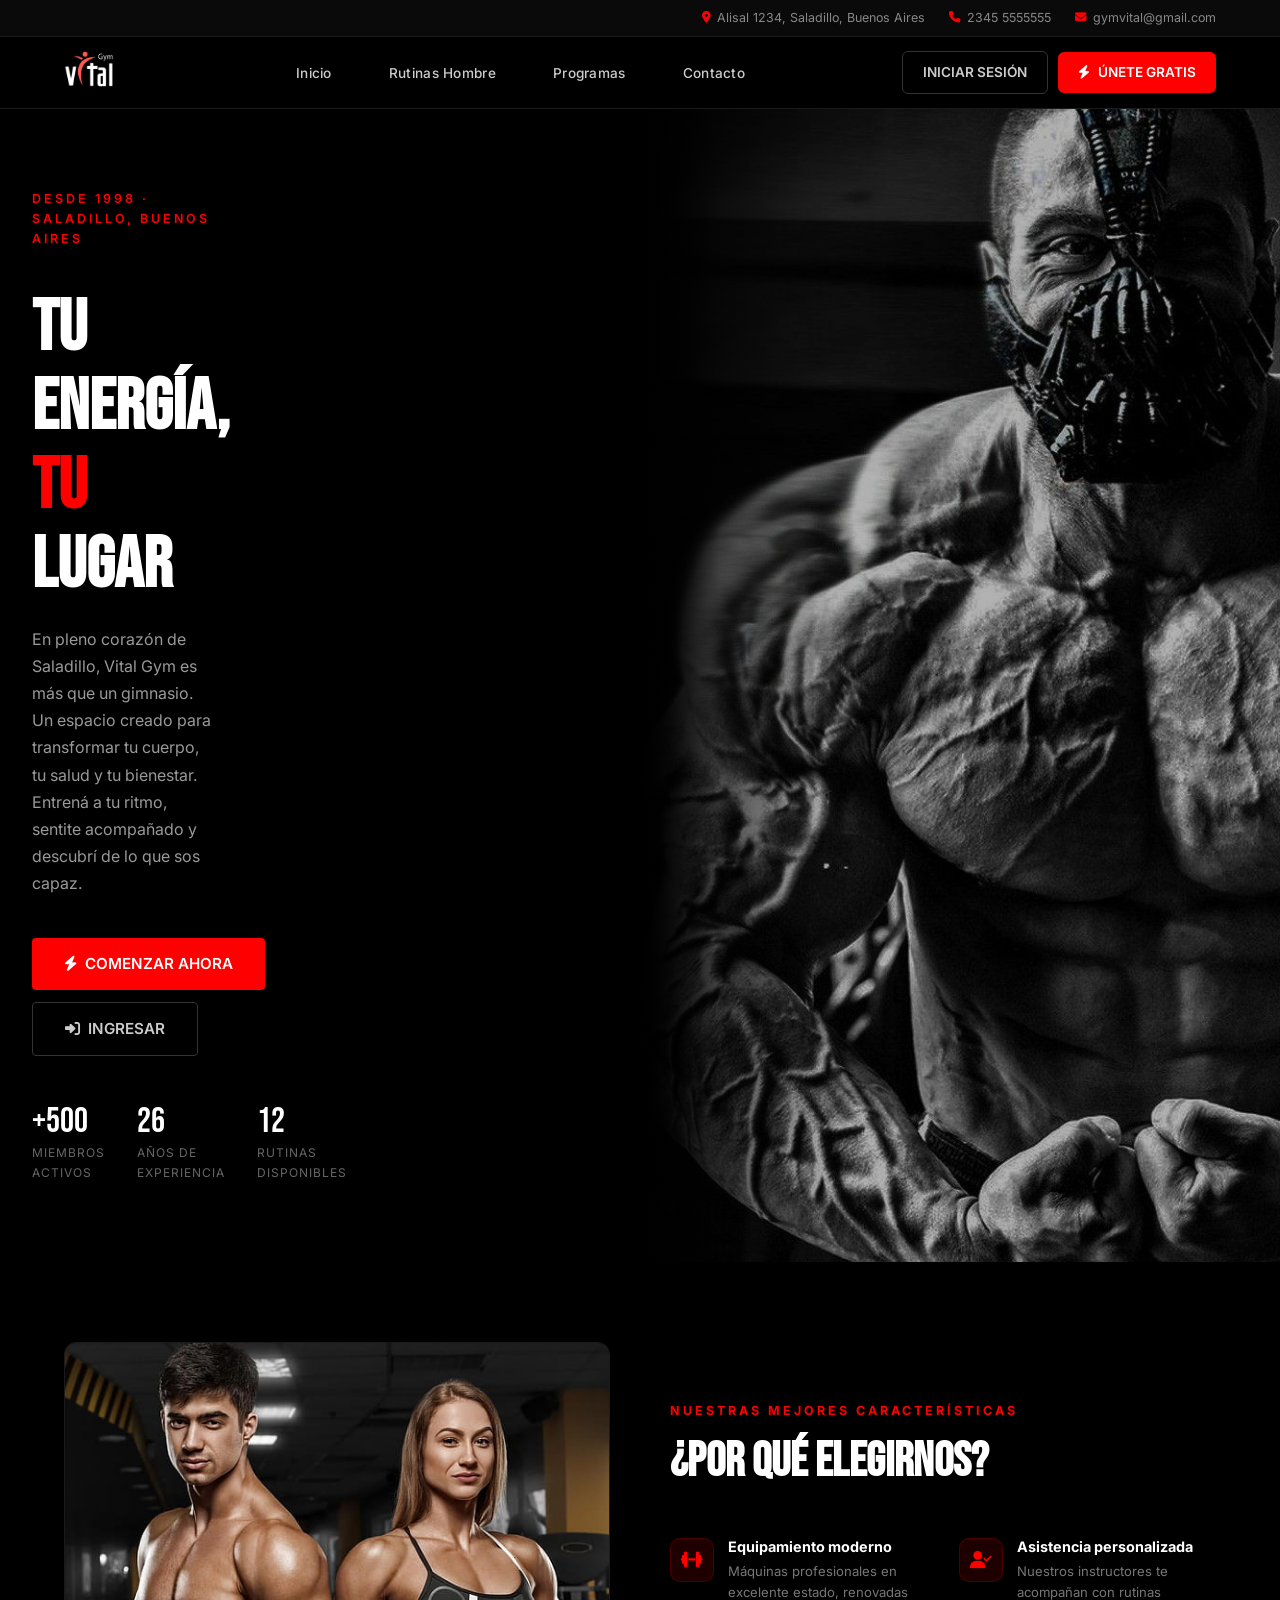
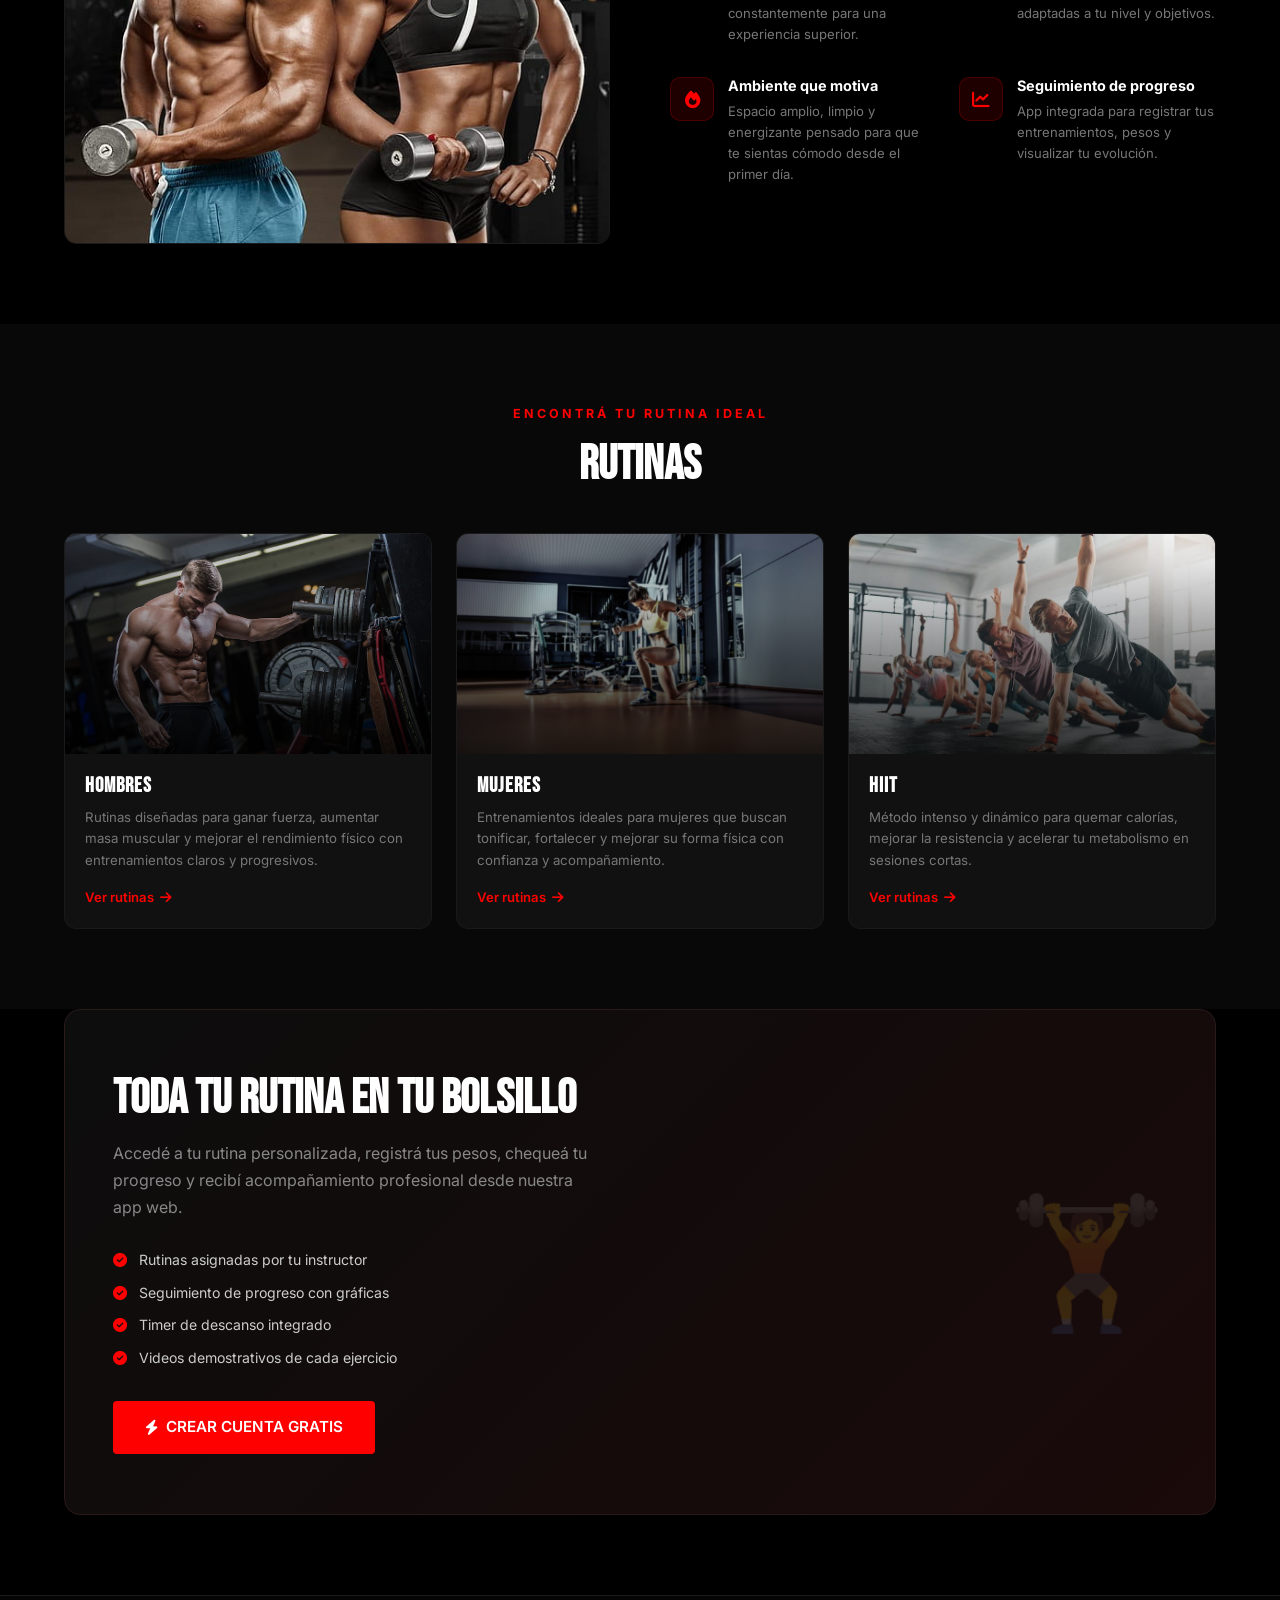
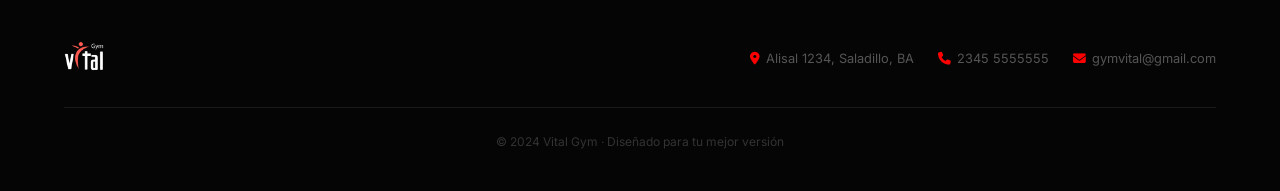
<file: index.html>
<!DOCTYPE html>
<html lang="es">
<head>
  <meta charset="UTF-8">
  <meta name="viewport" content="width=device-width, initial-scale=1.0">
  <title>Vital Gym – Tu energía, tu lugar</title>
  <link rel="stylesheet" href="styles.css">
  <link rel="stylesheet" href="https://cdnjs.cloudflare.com/ajax/libs/font-awesome/6.5.0/css/all.min.css">
  <link href="https://fonts.googleapis.com/css2?family=Bebas+Neue&family=Inter:wght@300;400;500;600;700;800&display=swap" rel="stylesheet">
  <link rel="manifest" href="/manifest.json">
  <meta name="theme-color" content="#FF0000">
  <meta name="apple-mobile-web-app-capable" content="yes">
  <meta name="apple-mobile-web-app-status-bar-style" content="black-translucent">
  <meta name="apple-mobile-web-app-title" content="Vital Gym">
  <link rel="apple-touch-icon" href="/img/icon-192.png">
  <style>
    :root { --color-primary: #FF0000; --color-secondary: #000; --color-text-light: #fff; --color-text-dark: #ccc; --color-dark-bg: #111; --color-darkest-bg: #000; --font-head: 'Bebas Neue', 'Arial Black', sans-serif; --font-body: 'Inter', Arial, sans-serif; }
    * { box-sizing: border-box; margin: 0; padding: 0; }
    body { font-family: var(--font-body); background: var(--color-darkest-bg); color: var(--color-text-dark); line-height: 1.6; }
    a { text-decoration: none; color: inherit; transition: color 0.2s; }
    img { max-width: 100%; }

    /* TOP BAR */
    .header-top-bar { display: flex; justify-content: flex-end; align-items: center; padding: 8px 5%; background: #0a0a0a; font-size: 0.78rem; gap: 24px; border-bottom: 1px solid #1a1a1a; }
    .header-top-bar span { display: flex; align-items: center; gap: 6px; color: #888; }
    .header-top-bar i { color: var(--color-primary); font-size: 0.72rem; }

    /* NAVBAR */
    .navbar { display: flex; justify-content: space-between; align-items: center; padding: 0 5%; height: 72px; background: rgba(0,0,0,0.95); backdrop-filter: blur(10px); border-bottom: 1px solid #1a1a1a; position: sticky; top: 0; z-index: 100; }
    .navbar-logo { height: 50px; width: auto; object-fit: contain; }
    .nav-links { display: flex; list-style: none; gap: 32px; }
    .nav-links a { font-size: 0.85rem; font-weight: 500; color: #ccc; letter-spacing: 0.3px; position: relative; padding-bottom: 2px; }
    .nav-links a::after { content: ''; position: absolute; bottom: -2px; left: 0; width: 0; height: 2px; background: var(--color-primary); transition: width 0.3s; }
    .nav-links a:hover { color: #fff; }
    .nav-links a:hover::after { width: 100%; }
    .nav-ctas { display: flex; gap: 10px; align-items: center; }
    .btn { display: inline-flex; align-items: center; gap: 8px; padding: 10px 20px; border-radius: 6px; font-weight: 600; font-size: 0.85rem; cursor: pointer; border: none; transition: all 0.2s; }
    .btn-primary { background: var(--color-primary); color: #fff; }
    .btn-primary:hover { background: #cc0000; box-shadow: 0 4px 20px rgba(255,0,0,0.3); color: #fff; }
    .btn-outline { background: transparent; border: 1px solid #333; color: #ccc; }
    .btn-outline:hover { border-color: #fff; color: #fff; }
    .hamburger { display: none; background: none; border: none; color: #fff; font-size: 1.3rem; cursor: pointer; padding: 4px; }
    .mobile-nav { display: none; position: fixed; inset: 0; background: rgba(0,0,0,0.98); z-index: 200; flex-direction: column; align-items: center; justify-content: center; gap: 28px; }
    .mobile-nav.open { display: flex; }
    .mobile-nav a { font-size: 1.4rem; color: #fff; font-family: var(--font-head); letter-spacing: 2px; }
    .mobile-nav-close { position: absolute; top: 20px; right: 24px; background: none; border: none; color: #fff; font-size: 1.5rem; cursor: pointer; }

    /* HERO */
    .hero { display: grid; grid-template-columns: 1fr 1fr; min-height: calc(100vh - 110px); position: relative; overflow: hidden; }
    .hero-content { padding: 80px 5%; display: flex; flex-direction: column; justify-content: center; z-index: 10; }
    .hero-since { font-size: 0.78rem; font-weight: 600; color: var(--color-primary); letter-spacing: 3px; text-transform: uppercase; margin-bottom: 16px; }
    .hero-title { font-family: var(--font-head); font-size: 5.5rem; line-height: 0.95; color: #fff; margin-bottom: 24px; }
    .hero-title span { color: var(--color-primary); }
    .hero-desc { font-size: 1rem; color: #999; max-width: 460px; margin-bottom: 36px; line-height: 1.7; }
    .hero-ctas { display: flex; gap: 12px; flex-wrap: wrap; }
    .btn-hero { padding: 14px 32px; font-size: 0.95rem; border-radius: 4px; }
    .hero-stats { display: flex; gap: 32px; margin-top: 48px; }
    .hero-stat-value { font-family: var(--font-head); font-size: 2.2rem; color: #fff; line-height: 1; }
    .hero-stat-label { font-size: 0.75rem; color: #666; text-transform: uppercase; letter-spacing: 1px; margin-top: 4px; }
    .hero-image-side { position: relative; overflow: hidden; }
    .hero-image-side img { width: 100%; height: 100%; object-fit: cover; object-position: center top; filter: brightness(0.7); }
    .hero-image-side::before { content: ''; position: absolute; inset: 0; background: linear-gradient(to right, #000 0%, transparent 30%); z-index: 1; }
    .hero-image-side::after { content: ''; position: absolute; top: 0; left: 0; bottom: 0; width: 80px; background: linear-gradient(to right, #000, transparent); z-index: 2; }

    /* WHY */
    .section { padding: 80px 5%; }
    .section-label { font-size: 0.78rem; font-weight: 700; color: var(--color-primary); letter-spacing: 3px; text-transform: uppercase; margin-bottom: 12px; }
    .section-title { font-family: var(--font-head); font-size: 3rem; color: #fff; margin-bottom: 48px; }
    .why-grid { display: grid; grid-template-columns: 1fr 1fr; gap: 60px; align-items: center; }
    .why-image { border-radius: 12px; overflow: hidden; border: 1px solid #1a1a1a; }
    .why-image img { width: 100%; display: block; height: 500px; object-fit: cover; }
    .features { display: grid; grid-template-columns: 1fr 1fr; gap: 32px; }
    .feature { display: flex; gap: 14px; align-items: flex-start; }
    .feature-icon { width: 44px; height: 44px; border-radius: 10px; background: rgba(255,0,0,0.12); display: flex; align-items: center; justify-content: center; color: var(--color-primary); font-size: 1.1rem; flex-shrink: 0; border: 1px solid rgba(255,0,0,0.2); }
    .feature h3 { font-size: 0.9rem; font-weight: 700; color: #fff; margin-bottom: 6px; }
    .feature p { font-size: 0.82rem; color: #777; line-height: 1.6; }

    /* PROGRAMS */
    .programs-bg { background: #080808; }
    .programs-grid { display: grid; grid-template-columns: repeat(3, 1fr); gap: 24px; }
    .prog-card { border-radius: 12px; overflow: hidden; border: 1px solid #1a1a1a; background: #111; cursor: pointer; transition: all 0.25s; }
    .prog-card:hover { transform: translateY(-6px); border-color: var(--color-primary); box-shadow: 0 12px 40px rgba(255,0,0,0.2); }
    .prog-card-img { height: 220px; background-size: cover; background-position: center; position: relative; }
    .prog-card-img::after { content: ''; position: absolute; inset: 0; background: linear-gradient(to top, rgba(0,0,0,0.8), transparent); }
    .prog-card-body { padding: 20px; }
    .prog-card-body h3 { font-family: var(--font-head); font-size: 1.3rem; color: #fff; margin-bottom: 8px; letter-spacing: 1px; }
    .prog-card-body p { font-size: 0.83rem; color: #777; margin-bottom: 16px; line-height: 1.6; }
    .prog-cta { font-size: 0.82rem; font-weight: 600; color: var(--color-primary); display: flex; align-items: center; gap: 6px; transition: gap 0.2s; }
    .prog-card:hover .prog-cta { gap: 10px; }

    /* APP PROMO */
    .app-promo { background: linear-gradient(135deg, #0d0d0d, #1a0a0a); border: 1px solid #2a1a1a; border-radius: 16px; padding: 60px 48px; display: flex; align-items: center; justify-content: space-between; gap: 40px; margin: 0 5% 80px; }
    .app-promo-text h2 { font-family: var(--font-head); font-size: 3rem; color: #fff; margin-bottom: 12px; }
    .app-promo-text p { color: #888; max-width: 480px; margin-bottom: 28px; line-height: 1.7; }
    .app-promo-features { display: flex; flex-direction: column; gap: 10px; margin-bottom: 32px; }
    .app-promo-feature { display: flex; align-items: center; gap: 10px; font-size: 0.88rem; color: #ccc; }
    .app-promo-feature i { color: var(--color-primary); width: 16px; }
    .app-promo-visual { font-size: 8rem; opacity: 0.15; flex-shrink: 0; }

    /* FOOTER */
    footer { background: #050505; border-top: 1px solid #1a1a1a; padding: 40px 5%; }
    .footer-inner { display: flex; justify-content: space-between; align-items: center; gap: 20px; flex-wrap: wrap; }
    .footer-logo img { height: 40px; }
    .footer-info { font-size: 0.8rem; color: #555; display: flex; gap: 24px; flex-wrap: wrap; align-items: center; }
    .footer-info span { display: flex; align-items: center; gap: 6px; }
    .footer-copy { font-size: 0.75rem; color: #333; text-align: center; margin-top: 24px; padding-top: 24px; border-top: 1px solid #1a1a1a; }

    /* RESPONSIVE */
    @media (max-width: 992px) {
      .hero { grid-template-columns: 1fr; min-height: auto; }
      .hero-content { padding: 60px 5%; }
      .hero-title { font-size: 4rem; }
      .hero-image-side { height: 400px; }
      .why-grid { grid-template-columns: 1fr; }
      .why-image { display: none; }
      .programs-grid { grid-template-columns: repeat(2, 1fr); }
      .nav-links { display: none; }
      .hamburger { display: block; }
      .nav-ctas { display: none; }
    }
    @media (max-width: 640px) {
      .header-top-bar { flex-direction: column; gap: 8px; align-items: center; justify-content: center; padding: 12px 5%; text-align: center; }
      .header-top-bar span { justify-content: center; }
      .hero-title { font-size: 3rem; }
      .hero-stats { gap: 16px; flex-wrap: wrap; justify-content: center; }
      .features { grid-template-columns: 1fr; }
      .programs-grid { grid-template-columns: 1fr; }
      .app-promo { flex-direction: column; padding: 40px 24px; text-align: center; }
      .app-promo-features { align-items: center; text-align: left; }
      .app-promo-visual { display: none; }
      .section-title { font-size: 2.2rem; }
      .footer-inner { flex-direction: column; text-align: center; }
      .footer-info { justify-content: center; flex-direction: column; gap: 12px; }
      .hero-desc { text-align: center; margin-inline: auto; }
      .hero-content { align-items: center; text-align: center; }
    }
    @media (max-width: 480px) {
      .hero-title { font-size: 2.4rem; }
      .hero-stat-value { font-size: 1.8rem; }
      .section-title { font-size: 1.8rem; }
      .btn-hero { width: 100%; text-align: center; justify-content: center; }
      .app-promo-text h2 { font-size: 2.2rem; }
      .nav-links { display: none; }
      .navbar { padding: 0 15px; }
      .hero-content { padding: 40px 5%; }
    }
  </style>
</head>
<body>

  <!-- TOP BAR -->
  <div class="header-top-bar">
    <span><i class="fas fa-map-marker-alt"></i> Alisal 1234, Saladillo, Buenos Aires</span>
    <span><i class="fas fa-phone"></i> 2345 5555555</span>
    <span><i class="fas fa-envelope"></i> gymvital@gmail.com</span>
  </div>

  <!-- NAVBAR -->
  <nav class="navbar">
    <a href="index.html"><img src="img/transparent-Photoroom.png" alt="Vital Gym" class="navbar-logo"></a>
    <ul class="nav-links">
      <li><a href="index.html">Inicio</a></li>
      <li><a href="hombres.html">Rutinas Hombre</a></li>
      <li><a href="#programas">Programas</a></li>
      <li><a href="#contacto">Contacto</a></li>
    </ul>
    <div class="nav-ctas">
      <a href="login.html" class="btn btn-outline">Iniciar sesión</a>
      <a href="register.html" class="btn btn-primary"><i class="fas fa-bolt"></i> Únete gratis</a>
    </div>
    <button class="hamburger" onclick="document.getElementById('mobileNav').classList.add('open')">
      <i class="fas fa-bars"></i>
    </button>
  </nav>

  <!-- MOBILE NAV -->
  <div class="mobile-nav" id="mobileNav">
    <button class="mobile-nav-close" onclick="document.getElementById('mobileNav').classList.remove('open')"><i class="fas fa-times"></i></button>
    <a href="index.html">Inicio</a>
    <a href="hombres.html">Rutinas</a>
    <a href="login.html">Iniciar sesión</a>
    <a href="register.html" class="btn btn-primary btn-hero">Únete gratis</a>
  </div>

  <!-- HERO -->
  <section class="hero">
    <div class="hero-content">
      <p class="hero-since">Desde 1998 · Saladillo, Buenos Aires</p>
      <h1 class="hero-title">TU<br>ENERGÍA,<br><span>TU</span><br>LUGAR</h1>
      <p class="hero-desc">En pleno corazón de Saladillo, Vital Gym es más que un gimnasio. Un espacio creado para transformar tu cuerpo, tu salud y tu bienestar. Entrená a tu ritmo, sentite acompañado y descubrí de lo que sos capaz.</p>
      <div class="hero-ctas">
        <a href="register.html" class="btn btn-primary btn-hero"><i class="fas fa-bolt"></i> Comenzar ahora</a>
        <a href="login.html" class="btn btn-outline btn-hero"><i class="fas fa-sign-in-alt"></i> Ingresar</a>
      </div>
      <div class="hero-stats">
        <div>
          <div class="hero-stat-value">+500</div>
          <div class="hero-stat-label">Miembros activos</div>
        </div>
        <div>
          <div class="hero-stat-value">26</div>
          <div class="hero-stat-label">Años de experiencia</div>
        </div>
        <div>
          <div class="hero-stat-value">12</div>
          <div class="hero-stat-label">Rutinas disponibles</div>
        </div>
      </div>
    </div>
    <div class="hero-image-side">
      <img src="img/fondo.jpg" alt="Vital Gym">
    </div>
  </section>

  <!-- WHY CHOOSE US -->
  <section class="section">
    <div class="why-grid">
      <div class="why-image">
        <img src="img/pareja.jpg" alt="Entrenamiento en Vital Gym">
      </div>
      <div>
        <p class="section-label">Nuestras mejores características</p>
        <h2 class="section-title">¿POR QUÉ ELEGIRNOS?</h2>
        <div class="features">
          <div class="feature">
            <div class="feature-icon"><i class="fas fa-dumbbell"></i></div>
            <div>
              <h3>Equipamiento moderno</h3>
              <p>Máquinas profesionales en excelente estado, renovadas constantemente para una experiencia superior.</p>
            </div>
          </div>
          <div class="feature">
            <div class="feature-icon"><i class="fas fa-user-check"></i></div>
            <div>
              <h3>Asistencia personalizada</h3>
              <p>Nuestros instructores te acompañan con rutinas adaptadas a tu nivel y objetivos.</p>
            </div>
          </div>
          <div class="feature">
            <div class="feature-icon"><i class="fas fa-fire"></i></div>
            <div>
              <h3>Ambiente que motiva</h3>
              <p>Espacio amplio, limpio y energizante pensado para que te sientas cómodo desde el primer día.</p>
            </div>
          </div>
          <div class="feature">
            <div class="feature-icon"><i class="fas fa-chart-line"></i></div>
            <div>
              <h3>Seguimiento de progreso</h3>
              <p>App integrada para registrar tus entrenamientos, pesos y visualizar tu evolución.</p>
            </div>
          </div>
        </div>
      </div>
    </div>
  </section>

  <!-- PROGRAMS -->
  <section class="section programs-bg" id="programas">
    <p class="section-label" style="text-align:center">Encontrá tu rutina ideal</p>
    <h2 class="section-title" style="text-align:center;margin-bottom:40px">RUTINAS</h2>
    <div class="programs-grid">
      <a href="hombres.html" class="prog-card">
        <div class="prog-card-img" style="background-image:url('img/rutinah.jpg')"></div>
        <div class="prog-card-body">
          <h3>HOMBRES</h3>
          <p>Rutinas diseñadas para ganar fuerza, aumentar masa muscular y mejorar el rendimiento físico con entrenamientos claros y progresivos.</p>
          <div class="prog-cta">Ver rutinas <i class="fas fa-arrow-right"></i></div>
        </div>
      </a>
      <a href="hombres.html" class="prog-card">
        <div class="prog-card-img" style="background-image:url('img/rutinam.jpg')"></div>
        <div class="prog-card-body">
          <h3>MUJERES</h3>
          <p>Entrenamientos ideales para mujeres que buscan tonificar, fortalecer y mejorar su forma física con confianza y acompañamiento.</p>
          <div class="prog-cta">Ver rutinas <i class="fas fa-arrow-right"></i></div>
        </div>
      </a>
      <a href="hombres.html" class="prog-card">
        <div class="prog-card-img" style="background-image:url('img/hit.jpg')"></div>
        <div class="prog-card-body">
          <h3>HIIT</h3>
          <p>Método intenso y dinámico para quemar calorías, mejorar la resistencia y acelerar tu metabolismo en sesiones cortas.</p>
          <div class="prog-cta">Ver rutinas <i class="fas fa-arrow-right"></i></div>
        </div>
      </a>
    </div>
  </section>

  <!-- APP PROMO -->
  <div class="app-promo">
    <div class="app-promo-text">
      <h2>TODA TU RUTINA EN TU BOLSILLO</h2>
      <p>Accedé a tu rutina personalizada, registrá tus pesos, chequeá tu progreso y recibí acompañamiento profesional desde nuestra app web.</p>
      <div class="app-promo-features">
        <div class="app-promo-feature"><i class="fas fa-check-circle"></i> Rutinas asignadas por tu instructor</div>
        <div class="app-promo-feature"><i class="fas fa-check-circle"></i> Seguimiento de progreso con gráficas</div>
        <div class="app-promo-feature"><i class="fas fa-check-circle"></i> Timer de descanso integrado</div>
        <div class="app-promo-feature"><i class="fas fa-check-circle"></i> Videos demostrativos de cada ejercicio</div>
      </div>
      <a href="register.html" class="btn btn-primary btn-hero"><i class="fas fa-bolt"></i> Crear cuenta gratis</a>
    </div>
    <div class="app-promo-visual">🏋️</div>
  </div>

  <!-- FOOTER -->
  <footer id="contacto">
    <div class="footer-inner">
      <div class="footer-logo"><img src="img/transparent-Photoroom.png" alt="Vital Gym"></div>
      <div class="footer-info">
        <span><i class="fas fa-map-marker-alt" style="color:#FF0000"></i> Alisal 1234, Saladillo, BA</span>
        <span><i class="fas fa-phone" style="color:#FF0000"></i> 2345 5555555</span>
        <span><i class="fas fa-envelope" style="color:#FF0000"></i> gymvital@gmail.com</span>
      </div>
    </div>
    <div class="footer-copy">© 2024 Vital Gym · Diseñado para tu mejor versión</div>
  </footer>

  <script>
    if ('serviceWorker' in navigator) navigator.serviceWorker.register('/sw.js');
    // Redirect logged-in users to dashboard
    document.addEventListener('DOMContentLoaded', () => {
      try {
        const u = JSON.parse(localStorage.getItem('vg_user'));
        if (u) {
          const panelUrl = u.role === 'admin' ? 'dashboard-admin.html' : 'dashboard-usuario.html';
          document.querySelector('.nav-ctas').innerHTML = `
            <a href="${panelUrl}" class="btn btn-primary">
              <i class="fas fa-th-large"></i> Mi panel
            </a>`;
          
          // Modificar el menú desplegable (mobile)
          document.getElementById('mobileNav').innerHTML = `
            <button class="mobile-nav-close" onclick="document.getElementById('mobileNav').classList.remove('open')"><i class="fas fa-times"></i></button>
            <a href="index.html">Inicio</a>
            <a href="hombres.html">Rutinas</a>
            <a href="${panelUrl}">Mi panel</a>
            <a href="#" onclick="localStorage.removeItem('vg_user'); location.reload(); return false;" class="btn btn-outline" style="border:none;color:#ff4444;margin-top:20px">Cerrar sesión</a>
          `;
        }
      } catch(e) {}
    });
  </script>
</body>
</html>
</file>
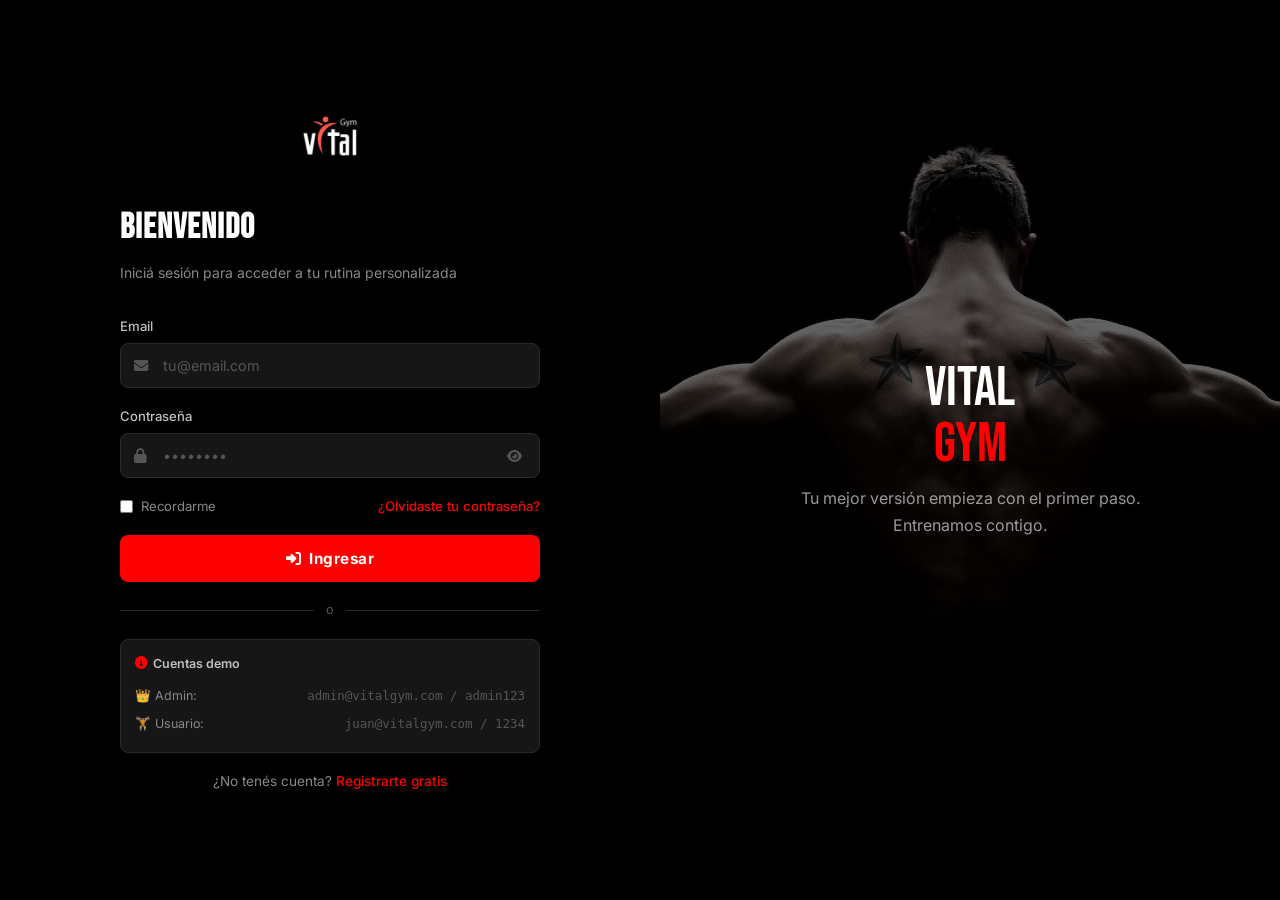
<file: admin-ejercicios.html>
<!DOCTYPE html>
<html lang="es">
<head>
  <meta charset="UTF-8">
  <meta name="viewport" content="width=device-width, initial-scale=1.0">
  <title>Ejercicios – Vital Gym Admin</title>
  <link rel="stylesheet" href="app.css">
  <link rel="stylesheet" href="https://cdnjs.cloudflare.com/ajax/libs/font-awesome/6.5.0/css/all.min.css">
</head>
<body>
<div class="app-container">
  <aside class="sidebar" id="sidebar">
    <div class="sidebar-brand"><img src="img/transparent-Photoroom.png" alt="Vital Gym"></div>
    <nav class="sidebar-nav">
      <div class="nav-section-label">Admin</div>
      <a href="dashboard-admin.html" class="nav-item"><i class="fas fa-th-large"></i><span>Dashboard</span></a>
      <a href="admin-usuarios.html" class="nav-item"><i class="fas fa-users"></i><span>Usuarios</span></a>
      <a href="admin-rutinas.html" class="nav-item"><i class="fas fa-calendar-alt"></i><span>Rutinas</span></a>
      <a href="admin-ejercicios.html" class="nav-item active"><i class="fas fa-dumbbell"></i><span>Ejercicios</span></a>
    </nav>
    <div class="sidebar-footer">
      <div class="sidebar-user" id="sidebarUser"></div>
      <button class="btn-logout" onclick="VG.logout()"><i class="fas fa-sign-out-alt"></i><span>Cerrar sesión</span></button>
    </div>
  </aside>
  <div class="sidebar-overlay" id="sidebarOverlay" onclick="closeSidebar()"></div>

  <main class="main-content">
    <header class="topbar">
      <div style="display:flex;align-items:center;gap:12px">
        <button class="hamburger" onclick="openSidebar()"><i class="fas fa-bars"></i></button>
        <span class="topbar-title">EJERCICIOS</span>
      </div>
      <div class="topbar-right">
        <div class="topbar-avatar" id="topbarAvatar">A</div>
      </div>
    </header>

    <div class="page-body">

      <div class="section-gap fade-in" style="display:flex;align-items:center;justify-content:space-between;flex-wrap:wrap;gap:12px">
        <div>
          <h2 style="font-family:var(--font-head);font-size:2rem;color:var(--text-1);letter-spacing:1px">BASE DE EJERCICIOS</h2>
          <p style="color:var(--text-3);font-size:0.85rem;margin-top:4px" id="exCount"></p>
        </div>
        <button class="btn btn-primary" onclick="openModal()"><i class="fas fa-plus"></i> Nuevo ejercicio</button>
      </div>

      <!-- FILTERS -->
      <div class="card section-gap fade-in" style="padding:16px">
        <div style="display:flex;gap:12px;flex-wrap:wrap;align-items:center">
          <div class="search-bar" style="flex:1 1 100%;min-width:200px">
            <i class="fas fa-search"></i>
            <input type="text" class="search-input" style="width:100%" placeholder="Buscar ejercicio..." oninput="filterExercises()" id="searchInput">
          </div>
          <select class="form-select" style="flex:1;min-width:130px" onchange="filterExercises()" id="muscleFilter">
            <option value="">Todos los músculos</option>
          </select>
          <select class="form-select" style="flex:1;min-width:130px" onchange="filterExercises()" id="equipFilter">
            <option value="">Todo el equipo</option>
          </select>
        </div>
      </div>

      <!-- MUSCLE GROUP CHIPS -->
      <div style="display:flex;gap:8px;flex-wrap:wrap;margin-bottom:20px" id="muscleChips"></div>

      <!-- TABLE -->
      <div class="card fade-in">
        <div class="table-wrapper">
          <table>
            <thead><tr>
              <th>Ejercicio</th><th>Grupo muscular</th><th>Equipo</th><th>Video</th><th>Acciones</th>
            </tr></thead>
            <tbody id="exTable"></tbody>
          </table>
        </div>
        <div id="emptyEx" style="display:none" class="empty-state">
          <i class="fas fa-dumbbell"></i><h3>Sin resultados</h3><p>No se encontraron ejercicios con esos criterios.</p>
        </div>
      </div>
    </div>
  </main>

  <nav class="bottom-nav">
    <div class="bottom-nav-inner">
      <a href="dashboard-admin.html" class="bottom-nav-item"><i class="fas fa-th-large"></i><span>Panel</span></a>
      <a href="admin-usuarios.html" class="bottom-nav-item"><i class="fas fa-users"></i><span>Usuarios</span></a>
      <a href="admin-rutinas.html" class="bottom-nav-item"><i class="fas fa-calendar-alt"></i><span>Rutinas</span></a>
      <a href="admin-ejercicios.html" class="bottom-nav-item active"><i class="fas fa-dumbbell"></i><span>Ejercicios</span></a>
    </div>
  </nav>
</div>

<!-- CREATE/EDIT MODAL -->
<div class="modal-overlay" id="exModal">
  <div class="modal">
    <div class="modal-header">
      <div class="modal-title" id="modalTitle">Nuevo ejercicio</div>
      <button class="modal-close" onclick="closeModal()"><i class="fas fa-times"></i></button>
    </div>
    <div class="modal-body">
      <div style="display:flex;flex-direction:column;gap:16px">
        <div class="form-group">
          <label class="form-label">Nombre del ejercicio *</label>
          <input type="text" id="eName" class="form-input" placeholder="Ej: Press de banca con barra">
        </div>
        <div class="form-row">
          <div class="form-group">
            <label class="form-label">Grupo muscular *</label>
            <select id="eMuscle" class="form-select">
              <option value="">Seleccionar</option>
            </select>
          </div>
          <div class="form-group">
            <label class="form-label">Equipo requerido</label>
            <input type="text" id="eEquipment" class="form-input" placeholder="Ej: Barra, Mancuernas, Máquina">
          </div>
        </div>
        <div class="form-group">
          <label class="form-label">URL del video (YouTube)</label>
          <input type="url" id="eVideo" class="form-input" placeholder="https://www.youtube.com/watch?v=...">
        </div>
        <div class="form-group">
          <label class="form-label">Descripción</label>
          <textarea id="eDesc" class="form-textarea" placeholder="Descripción del ejercicio y cómo realizarlo correctamente..." rows="3"></textarea>
        </div>
        <div id="modalError" class="alert alert-error" style="display:none"></div>
      </div>
    </div>
    <div class="modal-footer">
      <button class="btn btn-outline" onclick="closeModal()">Cancelar</button>
      <button class="btn btn-primary" onclick="saveExercise()"><i class="fas fa-save"></i> Guardar</button>
    </div>
  </div>
</div>

<!-- VIDEO PREVIEW MODAL -->
<div class="modal-overlay" id="videoModal">
  <div class="modal modal-lg">
    <div class="modal-header">
      <div class="modal-title" id="videoTitle">Vista previa</div>
      <button class="modal-close" onclick="closeVideo()"><i class="fas fa-times"></i></button>
    </div>
    <div class="modal-body" style="padding:0">
      <div style="position:relative;background:#000;aspect-ratio:16/9;overflow:hidden">

        <!-- Estado 1: Cargando -->
        <div id="vidLoading" style="position:absolute;inset:0;display:flex;align-items:center;justify-content:center;z-index:3;background:#000">
          <i class="fas fa-spinner fa-spin" style="color:#FF0000;font-size:2.2rem"></i>
        </div>

        <!-- Estado 2: Iframe (video embebible) -->
        <iframe id="videoFrame"
          style="position:absolute;inset:0;width:100%;height:100%;border:none;display:none;z-index:2"
          src="" allowfullscreen allow="autoplay; encrypted-media"></iframe>

        <!-- Estado 3: Fallback (embedding bloqueado) -->
        <div id="vidFallback" onclick="openVideoCurrent()"
          style="position:absolute;inset:0;display:none;flex-direction:column;align-items:center;justify-content:center;cursor:pointer;z-index:2">
          <img id="videoThumb" src="" alt=""
            style="position:absolute;inset:0;width:100%;height:100%;object-fit:cover;opacity:0.55">
          <div style="position:relative;z-index:1;text-align:center;padding:20px">
            <div style="background:rgba(0,0,0,0.7);border-radius:50%;width:68px;height:68px;display:flex;align-items:center;justify-content:center;margin:0 auto 14px">
              <i class="fab fa-youtube" style="color:#FF0000;font-size:2rem"></i>
            </div>
            <div style="background:rgba(0,0,0,0.75);color:#fff;padding:8px 18px;border-radius:8px;font-size:0.82rem;line-height:1.5">
              Este video no permite reproducción aquí.<br>
              <strong>Tocá para abrirlo en YouTube ↗</strong>
            </div>
          </div>
        </div>
      </div>

      <!-- Footer -->
      <div style="padding:12px 20px;display:flex;align-items:center;justify-content:space-between;gap:12px;flex-wrap:wrap;background:var(--bg-2)">
        <div>
          <div style="font-weight:600;color:var(--text-1);font-size:0.9rem" id="videoExName"></div>
          <div style="font-size:0.78rem;color:var(--text-3);margin-top:2px" id="videoExDesc"></div>
        </div>
        <a id="videoYtLink" href="#" target="_blank" rel="noopener noreferrer"
          class="btn btn-sm" style="background:var(--danger-bg);color:#FF0000;border:none;flex-shrink:0;gap:6px">
          <i class="fab fa-youtube"></i> Abrir en YouTube
        </a>
      </div>
    </div>
  </div>
</div>

<!-- EDIT VIDEO MODAL -->
<div class="modal-overlay" id="videoEditModal">
  <div class="modal">
    <div class="modal-header">
      <div class="modal-title"><i class="fab fa-youtube" style="color:var(--primary)"></i> Editar video</div>
      <button class="modal-close" onclick="closeVideoEdit()"><i class="fas fa-times"></i></button>
    </div>
    <div class="modal-body">
      <p style="font-size:0.82rem;color:var(--text-3);margin-bottom:16px">
        Ejercicio: <strong style="color:var(--text-1)" id="veExName"></strong>
      </p>
      <div class="form-group" style="margin-bottom:14px">
        <label class="form-label">URL del video (YouTube)</label>
        <input type="url" id="veUrl" class="form-input"
          placeholder="https://www.youtube.com/watch?v=... o https://youtube.com/shorts/...">
        <p style="font-size:0.75rem;color:var(--text-4);margin-top:6px">
          Soporta videos normales, Shorts y links cortos de YouTube.
        </p>
      </div>
      <!-- INLINE PREVIEW -->
      <div id="vePreviewWrap" style="display:none;border-radius:8px;overflow:hidden;border:1px solid var(--border)">
        <div style="position:relative;padding-bottom:56.25%;height:0;overflow:hidden">
          <iframe id="veFrame" style="position:absolute;top:0;left:0;width:100%;height:100%;border:none" src="" allowfullscreen></iframe>
        </div>
      </div>
      <div id="veError" class="alert alert-error" style="display:none;margin-top:12px"></div>
    </div>
    <div class="modal-footer" style="justify-content:space-between">
      <button class="btn btn-ghost btn-sm" onclick="previewVideoEdit()">
        <i class="fas fa-eye"></i> Vista previa
      </button>
      <div style="display:flex;gap:10px">
        <button class="btn btn-outline" onclick="closeVideoEdit()">Cancelar</button>
        <button class="btn btn-primary" onclick="saveVideoUrl()"><i class="fas fa-save"></i> Guardar</button>
      </div>
    </div>
  </div>
</div>

<!-- CONFIRM DELETE -->
<div class="confirm-overlay" id="confirmDelete">
  <div class="confirm-box">
    <i class="fas fa-trash-alt"></i>
    <h3>Eliminar ejercicio</h3>
    <p>¿Estás seguro? Si este ejercicio está en rutinas activas podría afectarlas.</p>
    <div style="display:flex;gap:10px;justify-content:center">
      <button class="btn btn-outline" onclick="closeConfirm()">Cancelar</button>
      <button class="btn btn-danger" onclick="confirmDelete()">Eliminar</button>
    </div>
  </div>
</div>

<div class="toast" id="toast"><i class="fas fa-check-circle"></i><span id="toastMsg"></span></div>

<script src="app.js"></script>
<script>
let allExercises = [];
let editingId = null;
let deletingId = null;
let activeFilter = '';

document.addEventListener('DOMContentLoaded', () => {
  VG.init();
  VG.guard();
  VG.adminGuard();
  const u = VG.me();
  const initials = u.name.split(' ').map(w=>w[0]).join('').slice(0,2).toUpperCase();
  document.getElementById('topbarAvatar').textContent = initials;
  document.getElementById('sidebarUser').innerHTML = `
    <div class="sidebar-user-avatar">${initials}</div>
    <div class="sidebar-user-info"><div class="sidebar-user-name">${u.name}</div><div class="sidebar-user-role">Administrador</div></div>`;

  // Populate muscle selects
  const muscles = VG.muscleGroups();
  const muscleSelect = document.getElementById('eMuscle');
  const muscleFilter = document.getElementById('muscleFilter');
  muscles.forEach(m => {
    muscleSelect.innerHTML += `<option value="${m}">${m}</option>`;
    muscleFilter.innerHTML += `<option value="${m}">${m}</option>`;
  });

  // Muscle chips
  const chips = document.getElementById('muscleChips');
  chips.innerHTML = `<button class="badge badge-red" style="cursor:pointer;padding:6px 14px" onclick="setMuscleFilter('')">Todos</button>` +
    muscles.map(m => `<button class="badge badge-gray" style="cursor:pointer;padding:6px 14px" onclick="setMuscleFilter('${m}')">${m}</button>`).join('');

  // Populate equipment filter
  loadExercises();
});

function loadExercises() {
  allExercises = VG.exercises();
  document.getElementById('exCount').textContent = `${allExercises.length} ejercicios en la base de datos`;

  // Equipment filter
  const equipSet = new Set(allExercises.map(e=>e.equipment).filter(Boolean));
  const equipFilter = document.getElementById('equipFilter');
  equipFilter.innerHTML = '<option value="">Todo el equipo</option>';
  equipSet.forEach(eq => equipFilter.innerHTML += `<option value="${eq}">${eq}</option>`);

  filterExercises();
}

function setMuscleFilter(muscle) {
  activeFilter = muscle;
  document.getElementById('muscleFilter').value = muscle;
  filterExercises();
  // Update chip styles
  document.querySelectorAll('#muscleChips button').forEach(b => {
    b.className = b.textContent.trim() === (muscle||'Todos') ? 'badge badge-red' : 'badge badge-gray';
    b.style.cssText = 'cursor:pointer;padding:6px 14px';
  });
}

function filterExercises() {
  const q = document.getElementById('searchInput').value.toLowerCase();
  const muscle = document.getElementById('muscleFilter').value;
  const equip = document.getElementById('equipFilter').value;
  const filtered = allExercises.filter(e => {
    const matchQ = !q || e.name.toLowerCase().includes(q) || (e.description||'').toLowerCase().includes(q);
    const matchM = !muscle || e.muscleGroup === muscle;
    const matchE = !equip || e.equipment === equip;
    return matchQ && matchM && matchE;
  });
  renderTable(filtered);
}

const muscleColors = {
  Pecho:'badge-red', Espalda:'badge-blue', Piernas:'badge-green',
  Hombros:'badge-yellow', Bíceps:'badge-blue', Tríceps:'badge-red',
  Abdomen:'badge-green', Cardio:'badge-yellow', Glúteos:'badge-green'
};

function renderTable(exercises) {
  const tbody = document.getElementById('exTable');
  tbody.innerHTML = '';
  document.getElementById('emptyEx').style.display = exercises.length ? 'none' : 'block';
  exercises.forEach(e => {
    const hasVideo = !!VG.embedUrl(e.videoUrl);
    const tr = document.createElement('tr');
    tr.innerHTML = `
      <td>
        <div class="table-name">${e.name}</div>
        ${e.description ? `<div style="font-size:0.75rem;color:var(--text-4);margin-top:2px;max-width:280px;overflow:hidden;text-overflow:ellipsis;white-space:nowrap">${e.description}</div>` : ''}
      </td>
      <td><span class="badge ${muscleColors[e.muscleGroup]||'badge-gray'}">${e.muscleGroup||'—'}</span></td>
      <td style="font-size:0.82rem;color:var(--text-3)">${e.equipment||'—'}</td>
      <td>
        <div style="display:flex;align-items:center;gap:6px">
          ${hasVideo
            ? `<button class="btn btn-sm" style="background:var(--danger-bg);border:none;color:var(--primary);gap:6px" onclick="previewVideo('${e.id}')"><i class="fab fa-youtube"></i> Ver</button>`
            : `<span style="font-size:0.78rem;color:var(--text-4)">Sin video</span>`}
          <button class="btn btn-icon btn-ghost btn-sm" title="Editar link de video" onclick="openVideoEdit('${e.id}')">
            <i class="fas fa-link" style="font-size:0.75rem"></i>
          </button>
        </div>
      </td>
      <td><div class="table-actions">
        <button class="btn btn-icon btn-ghost btn-sm" title="Editar" onclick="openEditModal('${e.id}')"><i class="fas fa-edit"></i></button>
        <button class="btn btn-icon btn-sm" style="background:var(--danger-bg);color:var(--danger);border:none" title="Eliminar" onclick="openDelete('${e.id}')"><i class="fas fa-trash-alt"></i></button>
      </div></td>`;
    tbody.appendChild(tr);
  });
}

function openModal() {
  editingId = null;
  document.getElementById('modalTitle').textContent = 'Nuevo ejercicio';
  document.getElementById('eName').value = '';
  document.getElementById('eMuscle').value = '';
  document.getElementById('eEquipment').value = '';
  document.getElementById('eVideo').value = '';
  document.getElementById('eDesc').value = '';
  document.getElementById('modalError').style.display = 'none';
  document.getElementById('exModal').classList.add('open');
}

function openEditModal(id) {
  const e = VG.getExercise(id);
  if (!e) return;
  editingId = id;
  document.getElementById('modalTitle').textContent = 'Editar ejercicio';
  document.getElementById('eName').value = e.name || '';
  document.getElementById('eMuscle').value = e.muscleGroup || '';
  document.getElementById('eEquipment').value = e.equipment || '';
  document.getElementById('eVideo').value = e.videoUrl || '';
  document.getElementById('eDesc').value = e.description || '';
  document.getElementById('modalError').style.display = 'none';
  document.getElementById('exModal').classList.add('open');
}

function closeModal() { document.getElementById('exModal').classList.remove('open'); }

function saveExercise() {
  const name = document.getElementById('eName').value.trim();
  const muscle = document.getElementById('eMuscle').value;
  if (!name || !muscle) return showModalError('Nombre y grupo muscular son obligatorios.');
  const data = {
    name, muscleGroup: muscle,
    equipment: document.getElementById('eEquipment').value.trim() || null,
    videoUrl: document.getElementById('eVideo').value.trim() || null,
    description: document.getElementById('eDesc').value.trim() || null,
  };
  if (editingId) {
    VG.updateExercise(editingId, data);
    showToast('Ejercicio actualizado.');
  } else {
    VG.addExercise(data);
    showToast('Ejercicio agregado a la base de datos.');
  }
  closeModal();
  loadExercises();
}

function showModalError(msg) {
  const el = document.getElementById('modalError');
  el.innerHTML = `<i class="fas fa-exclamation-circle"></i> ${msg}`;
  el.style.display = 'flex';
}

let videoEditId = null;

function openVideoEdit(id) {
  const e = VG.getExercise(id);
  if (!e) return;
  videoEditId = id;
  document.getElementById('veExName').textContent = e.name;
  document.getElementById('veUrl').value = e.videoUrl || '';
  document.getElementById('vePreviewWrap').style.display = 'none';
  document.getElementById('veFrame').src = '';
  document.getElementById('veError').style.display = 'none';
  document.getElementById('videoEditModal').classList.add('open');
}

function previewVideoEdit() {
  const url = document.getElementById('veUrl').value.trim();
  const thumb = VG.thumbnailUrl(url);
  const watchUrl = VG.youtubeWatchUrl(url);
  const errEl = document.getElementById('veError');
  if (!thumb) {
    errEl.innerHTML = '<i class="fas fa-exclamation-circle"></i> URL de YouTube no reconocida. Usá el formato watch?v=, /shorts/ o youtu.be/.';
    errEl.style.display = 'flex';
    document.getElementById('vePreviewWrap').style.display = 'none';
    return;
  }
  errEl.style.display = 'none';
  document.getElementById('vePreviewWrap').style.display = 'block';
  document.getElementById('vePreviewWrap').innerHTML = `
    <div style="position:relative;cursor:pointer;background:#000;border-radius:8px;overflow:hidden"
         onclick="window.open('${watchUrl}','_blank','noopener,noreferrer')">
      <img src="${thumb}" alt="Vista previa"
        style="width:100%;display:block;aspect-ratio:16/9;object-fit:cover;opacity:0.85">
      <div style="position:absolute;inset:0;display:flex;align-items:center;justify-content:center;pointer-events:none">
        <div style="background:rgba(0,0,0,0.6);border-radius:50%;width:60px;height:60px;display:flex;align-items:center;justify-content:center;border:2px solid rgba(255,255,255,0.3)">
          <i class="fab fa-youtube" style="color:#FF0000;font-size:1.6rem"></i>
        </div>
      </div>
      <div style="position:absolute;bottom:8px;left:0;right:0;text-align:center;pointer-events:none">
        <span style="background:rgba(0,0,0,0.7);color:#fff;font-size:0.72rem;padding:3px 10px;border-radius:4px">
          Clic para abrir en YouTube
        </span>
      </div>
    </div>`;
}

function saveVideoUrl() {
  const url = document.getElementById('veUrl').value.trim();
  const errEl = document.getElementById('veError');
  if (url && !VG.embedUrl(url)) {
    errEl.innerHTML = '<i class="fas fa-exclamation-circle"></i> URL de YouTube no reconocida.';
    errEl.style.display = 'flex';
    return;
  }
  VG.updateExercise(videoEditId, { videoUrl: url || null });
  closeVideoEdit();
  loadExercises();
  showToast(url ? 'Video actualizado correctamente.' : 'Video eliminado del ejercicio.');
}

function closeVideoEdit() {
  document.getElementById('videoEditModal').classList.remove('open');
  document.getElementById('veFrame').src = '';
  videoEditId = null;
}

let currentVideoUrl = null;
let ytMsgHandler = null;
let ytLoadTimeout = null;

function previewVideo(id) {
  const e = VG.getExercise(id);
  if (!e) return;

  const vid = VG.youtubeId(e.videoUrl);
  currentVideoUrl = VG.youtubeWatchUrl(e.videoUrl);

  document.getElementById('videoTitle').textContent = e.name;
  document.getElementById('videoExName').textContent = e.name;
  document.getElementById('videoExDesc').textContent = e.description || '';
  document.getElementById('videoThumb').src = VG.thumbnailUrl(e.videoUrl) || '';
  document.getElementById('videoYtLink').href = currentVideoUrl || '#';

  setVideoState('loading');

  if (vid) {
    const frame = document.getElementById('videoFrame');
    frame.src = `https://www.youtube-nocookie.com/embed/${vid}?enablejsapi=1&rel=0&playsinline=1`;

    if (ytMsgHandler) window.removeEventListener('message', ytMsgHandler);
    clearTimeout(ytLoadTimeout);

    ytMsgHandler = (evt) => {
      if (!String(evt.origin).includes('youtube')) return;
      try {
        const data = JSON.parse(evt.data);
        if (data.event === 'onError' && [100, 101, 150, 151, 153].includes(data.info)) {
          setVideoState('fallback');
        } else if (data.event === 'onReady') {
          setVideoState('player');
        }
      } catch { /* otro origen */ }
    };
    window.addEventListener('message', ytMsgHandler);
    ytLoadTimeout = setTimeout(() => setVideoState('fallback'), 7000);
  } else {
    setVideoState('fallback');
  }

  document.getElementById('videoModal').classList.add('open');
}

function setVideoState(state) {
  clearTimeout(ytLoadTimeout);
  document.getElementById('vidLoading').style.display  = state === 'loading'  ? 'flex'  : 'none';
  document.getElementById('videoFrame').style.display  = state === 'player'   ? 'block' : 'none';
  document.getElementById('vidFallback').style.display = state === 'fallback' ? 'flex'  : 'none';
}

function openVideoCurrent() {
  if (currentVideoUrl) window.open(currentVideoUrl, '_blank', 'noopener,noreferrer');
}

function closeVideo() {
  document.getElementById('videoModal').classList.remove('open');
  clearTimeout(ytLoadTimeout);
  if (ytMsgHandler) { window.removeEventListener('message', ytMsgHandler); ytMsgHandler = null; }
  document.getElementById('videoFrame').src = '';
  currentVideoUrl = null;
}

function openDelete(id) { deletingId = id; document.getElementById('confirmDelete').classList.add('open'); }
function closeConfirm() { document.getElementById('confirmDelete').classList.remove('open'); }
function confirmDelete() {
  if (!deletingId) return;
  VG.deleteExercise(deletingId);
  closeConfirm();
  loadExercises();
  showToast('Ejercicio eliminado.');
}

function showToast(msg) {
  const t = document.getElementById('toast');
  document.getElementById('toastMsg').textContent = msg;
  t.classList.add('show', 'success');
  setTimeout(() => t.classList.remove('show'), 3000);
}
function openSidebar(){document.getElementById('sidebar').classList.add('open');document.getElementById('sidebarOverlay').classList.add('open');}
function closeSidebar(){document.getElementById('sidebar').classList.remove('open');document.getElementById('sidebarOverlay').classList.remove('open');}
</script>
</body>
</html>
</file>
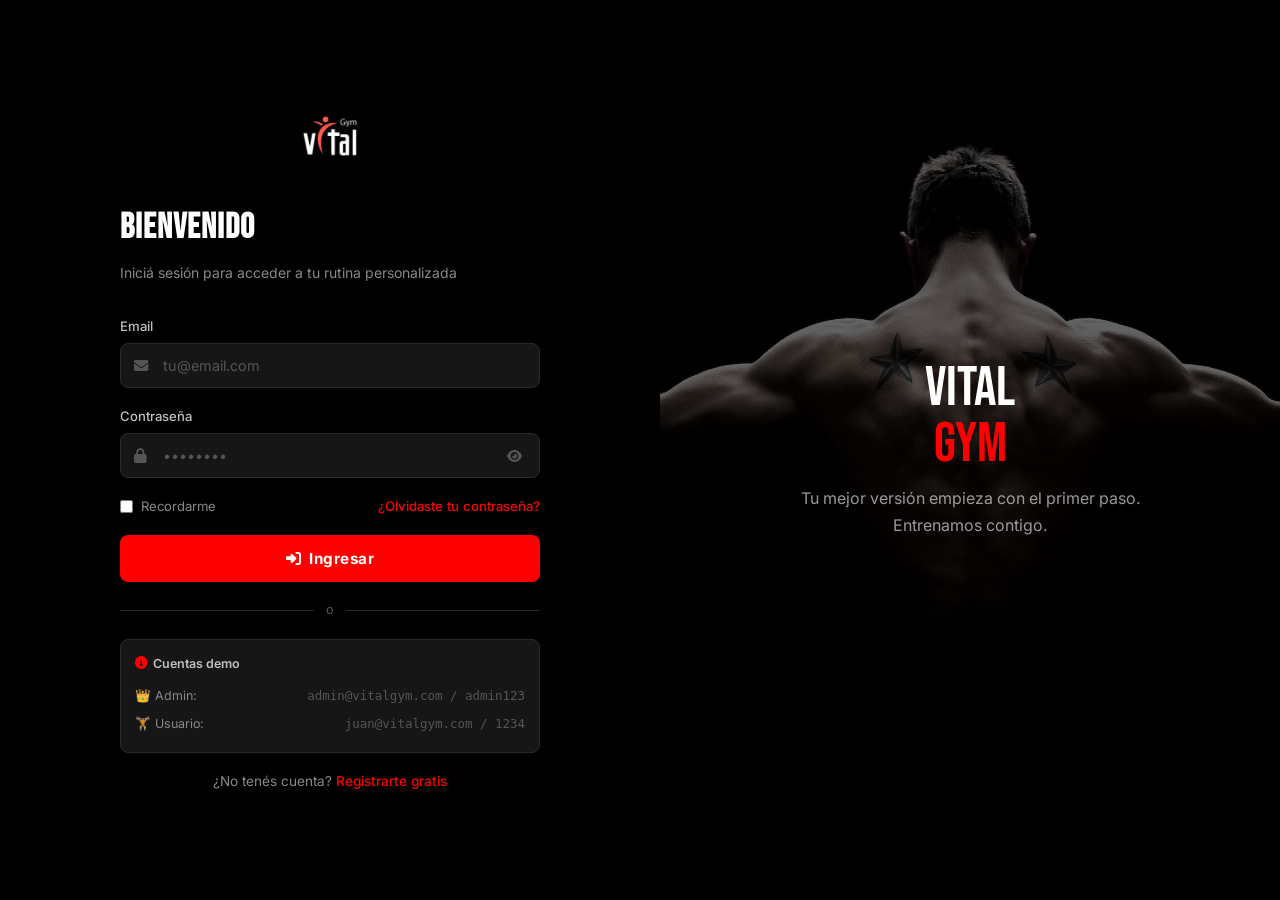
<file: admin-rutinas.html>
<!DOCTYPE html>
<html lang="es">
<head>
  <meta charset="UTF-8">
  <meta name="viewport" content="width=device-width, initial-scale=1.0">
  <title>Rutinas – Vital Gym Admin</title>
  <link rel="stylesheet" href="app.css">
  <link rel="stylesheet" href="https://cdnjs.cloudflare.com/ajax/libs/font-awesome/6.5.0/css/all.min.css">
  <style>
    .routine-card { background:var(--bg-2);border:1px solid var(--border);border-radius:var(--radius);padding:20px;transition:all var(--transition); }
    .routine-card:hover { border-color:var(--border-light); }
    .day-builder { background:var(--bg-3);border:1px solid var(--border);border-radius:var(--radius-sm);padding:14px;margin-bottom:10px; }
    .ex-selector { display:flex;gap:8px;align-items:center;margin-bottom:8px;flex-wrap:wrap; }
    .ex-selector select { flex:1;min-width:160px; }
  </style>
</head>
<body>
<div class="app-container">
  <aside class="sidebar" id="sidebar">
    <div class="sidebar-brand"><img src="img/transparent-Photoroom.png" alt="Vital Gym"></div>
    <nav class="sidebar-nav">
      <div class="nav-section-label">Admin</div>
      <a href="dashboard-admin.html" class="nav-item"><i class="fas fa-th-large"></i><span>Dashboard</span></a>
      <a href="admin-usuarios.html" class="nav-item"><i class="fas fa-users"></i><span>Usuarios</span></a>
      <a href="admin-rutinas.html" class="nav-item active"><i class="fas fa-calendar-alt"></i><span>Rutinas</span></a>
      <a href="admin-ejercicios.html" class="nav-item"><i class="fas fa-dumbbell"></i><span>Ejercicios</span></a>
    </nav>
    <div class="sidebar-footer">
      <div class="sidebar-user" id="sidebarUser"></div>
      <button class="btn-logout" onclick="VG.logout()"><i class="fas fa-sign-out-alt"></i><span>Cerrar sesión</span></button>
    </div>
  </aside>
  <div class="sidebar-overlay" id="sidebarOverlay" onclick="closeSidebar()"></div>

  <main class="main-content">
    <header class="topbar">
      <div style="display:flex;align-items:center;gap:12px">
        <button class="hamburger" onclick="openSidebar()"><i class="fas fa-bars"></i></button>
        <span class="topbar-title">RUTINAS</span>
      </div>
      <div class="topbar-right">
        <div class="topbar-avatar" id="topbarAvatar">A</div>
      </div>
    </header>

    <div class="page-body">
      <div class="section-gap fade-in" style="display:flex;align-items:center;justify-content:space-between;flex-wrap:wrap;gap:12px">
        <div>
          <h2 style="font-family:var(--font-head);font-size:2rem;color:var(--text-1);letter-spacing:1px">GESTIÓN DE RUTINAS</h2>
          <p style="color:var(--text-3);font-size:0.85rem;margin-top:4px" id="routineCount"></p>
        </div>
        <button class="btn btn-primary" onclick="openCreateMode()"><i class="fas fa-plus"></i> Nueva rutina</button>
      </div>

      <!-- ROUTINE LIST -->
      <div id="listView">
        <div class="grid-auto" id="routineGrid"></div>
      </div>

      <!-- CREATE/EDIT FORM -->
      <div id="editView" style="display:none">
        <div class="card fade-in">
          <div class="card-header">
            <div class="card-title" id="formTitle"><i class="fas fa-plus" style="color:var(--primary)"></i> Nueva rutina</div>
            <button class="btn btn-outline btn-sm" onclick="backToList()"><i class="fas fa-arrow-left"></i> Volver</button>
          </div>

          <div style="display:flex;flex-direction:column;gap:20px">
            <!-- BASIC INFO -->
            <div style="display:grid;grid-template-columns:1fr 1fr 1fr;gap:16px;padding:20px;background:var(--bg-3);border-radius:var(--radius-sm)">
              <div class="form-group">
                <label class="form-label">Nombre de la rutina *</label>
                <input type="text" id="rName" class="form-input" placeholder="Ej: Avanzado – 5 días Push/Pull">
              </div>
              <div class="form-group">
                <label class="form-label">Nivel</label>
                <select id="rLevel" class="form-select">
                  <option value="inicial">Inicial</option>
                  <option value="intermedio">Intermedio</option>
                  <option value="avanzado">Avanzado</option>
                </select>
              </div>
              <div class="form-group">
                <label class="form-label">Objetivo</label>
                <select id="rObjective" class="form-select">
                  <option value="volumen">Volumen muscular</option>
                  <option value="fuerza">Fuerza</option>
                  <option value="definicion">Definición</option>
                  <option value="resistencia">Resistencia</option>
                  <option value="hipertrofia">Hipertrofia</option>
                </select>
              </div>
            </div>

            <!-- DAYS BUILDER -->
            <div>
              <div style="display:flex;align-items:center;justify-content:space-between;margin-bottom:12px">
                <div style="font-family:var(--font-head);font-size:1.1rem;color:var(--text-1)">DÍAS DE ENTRENAMIENTO</div>
                <button class="btn btn-outline btn-sm" onclick="addDay()"><i class="fas fa-plus"></i> Agregar día</button>
              </div>
              <div id="daysContainer"></div>
            </div>

            <div id="formError" class="alert alert-error" style="display:none"></div>
            <div style="display:flex;gap:10px;justify-content:flex-end">
              <button class="btn btn-outline" onclick="backToList()">Cancelar</button>
              <button class="btn btn-primary" onclick="saveRoutine()"><i class="fas fa-save"></i> Guardar rutina</button>
            </div>
          </div>
        </div>
      </div>
    </div>
  </main>

  <nav class="bottom-nav">
    <div class="bottom-nav-inner">
      <a href="dashboard-admin.html" class="bottom-nav-item"><i class="fas fa-th-large"></i><span>Panel</span></a>
      <a href="admin-usuarios.html" class="bottom-nav-item"><i class="fas fa-users"></i><span>Usuarios</span></a>
      <a href="admin-rutinas.html" class="bottom-nav-item active"><i class="fas fa-calendar-alt"></i><span>Rutinas</span></a>
      <a href="admin-ejercicios.html" class="bottom-nav-item"><i class="fas fa-dumbbell"></i><span>Ejercicios</span></a>
    </div>
  </nav>
</div>

<!-- CONFIRM DELETE -->
<div class="confirm-overlay" id="confirmDelete">
  <div class="confirm-box">
    <i class="fas fa-trash-alt"></i>
    <h3>Eliminar rutina</h3>
    <p>¿Estás seguro? Esta acción no se puede deshacer.</p>
    <div style="display:flex;gap:10px;justify-content:center">
      <button class="btn btn-outline" onclick="closeConfirm()">Cancelar</button>
      <button class="btn btn-danger" onclick="confirmDelete()">Eliminar</button>
    </div>
  </div>
</div>

<div class="toast" id="toast"><i class="fas fa-check-circle"></i><span id="toastMsg"></span></div>

<script src="app.js"></script>
<script>
let editingId = null;
let deletingId = null;
let days = [];

document.addEventListener('DOMContentLoaded', () => {
  VG.init();
  VG.guard();
  VG.adminGuard();
  const u = VG.me();
  const initials = u.name.split(' ').map(w=>w[0]).join('').slice(0,2).toUpperCase();
  document.getElementById('topbarAvatar').textContent = initials;
  document.getElementById('sidebarUser').innerHTML = `
    <div class="sidebar-user-avatar">${initials}</div>
    <div class="sidebar-user-info"><div class="sidebar-user-name">${u.name}</div><div class="sidebar-user-role">Administrador</div></div>`;
  renderRoutines();
});

function renderRoutines() {
  const routines = VG.routines();
  document.getElementById('routineCount').textContent = `${routines.length} rutinas disponibles`;
  const grid = document.getElementById('routineGrid');
  if (!routines.length) {
    grid.innerHTML = `<div class="empty-state" style="grid-column:1/-1"><i class="fas fa-calendar-times"></i><h3>Sin rutinas</h3><p>Creá la primera rutina para asignarla a tus usuarios.</p></div>`;
    return;
  }
  grid.innerHTML = routines.map(r => {
    const assignedCount = VG.users().filter(u=>u.routineId===r.id).length;
    const levelColors = {inicial:'badge-blue',intermedio:'badge-yellow',avanzado:'badge-red'};
    return `<div class="routine-card">
      <div style="display:flex;align-items:flex-start;justify-content:space-between;gap:10px;margin-bottom:14px">
        <div style="font-weight:600;color:var(--text-1);line-height:1.3">${r.name}</div>
        <div style="display:flex;gap:6px;flex-shrink:0">
          <button class="btn btn-icon btn-ghost btn-sm" onclick="openEditMode('${r.id}')" title="Editar"><i class="fas fa-edit"></i></button>
          <button class="btn btn-icon btn-sm" style="background:var(--danger-bg);color:var(--danger);border:none" onclick="openDelete('${r.id}')" title="Eliminar"><i class="fas fa-trash-alt"></i></button>
        </div>
      </div>
      <div style="display:flex;gap:6px;flex-wrap:wrap;margin-bottom:14px">
        <span class="badge ${levelColors[r.level]||'badge-gray'}">${VG.levelLabel(r.level)}</span>
        <span class="badge badge-gray">${VG.objLabel(r.objective)}</span>
      </div>
      <div style="display:flex;gap:16px;margin-bottom:14px">
        <div><div style="font-family:var(--font-head);font-size:1.4rem;color:var(--text-1)">${r.days.length}</div><div style="font-size:0.72rem;color:var(--text-3)">Días</div></div>
        <div><div style="font-family:var(--font-head);font-size:1.4rem;color:var(--text-1)">${r.days.reduce((a,d)=>a+d.exercises.length,0)}</div><div style="font-size:0.72rem;color:var(--text-3)">Ejercicios</div></div>
        <div><div style="font-family:var(--font-head);font-size:1.4rem;color:var(--primary)">${assignedCount}</div><div style="font-size:0.72rem;color:var(--text-3)">Usuarios</div></div>
      </div>
      <div style="border-top:1px solid var(--border);padding-top:12px;display:flex;flex-wrap:wrap;gap:4px">
        ${r.days.map(d=>`<span class="tag" style="font-size:0.7rem">${d.name}</span>`).join('')}
      </div>
    </div>`;
  }).join('');
}

function openCreateMode() {
  editingId = null;
  days = [{ name:'Día 1', exercises:[] }];
  document.getElementById('formTitle').innerHTML = '<i class="fas fa-plus" style="color:var(--primary)"></i> Nueva rutina';
  document.getElementById('rName').value = '';
  document.getElementById('rLevel').value = 'inicial';
  document.getElementById('rObjective').value = 'volumen';
  document.getElementById('formError').style.display = 'none';
  document.getElementById('listView').style.display = 'none';
  document.getElementById('editView').style.display = 'block';
  renderDays();
}

function openEditMode(id) {
  const r = VG.getRoutine(id);
  if (!r) return;
  editingId = id;
  days = JSON.parse(JSON.stringify(r.days));
  document.getElementById('formTitle').innerHTML = `<i class="fas fa-edit" style="color:var(--primary)"></i> Editando: ${r.name}`;
  document.getElementById('rName').value = r.name;
  document.getElementById('rLevel').value = r.level;
  document.getElementById('rObjective').value = r.objective;
  document.getElementById('formError').style.display = 'none';
  document.getElementById('listView').style.display = 'none';
  document.getElementById('editView').style.display = 'block';
  renderDays();
}

function backToList() {
  document.getElementById('listView').style.display = 'block';
  document.getElementById('editView').style.display = 'none';
  renderRoutines();
}

function addDay() {
  days.push({ name:`Día ${days.length+1}`, exercises:[] });
  renderDays();
}

function removeDay(idx) {
  days.splice(idx, 1);
  renderDays();
}

function addExercise(dayIdx) {
  days[dayIdx].exercises.push({ exerciseId:'', sets:3, reps:12, rest:60 });
  renderDays();
}

function removeExercise(dayIdx, exIdx) {
  days[dayIdx].exercises.splice(exIdx,1);
  renderDays();
}

function renderDays() {
  const exercises = VG.exercises();
  const container = document.getElementById('daysContainer');
  container.innerHTML = days.map((day, di) => `
    <div class="day-builder">
      <div style="display:flex;align-items:center;gap:10px;margin-bottom:12px">
        <input type="text" value="${day.name}" class="form-input" style="flex:1" onchange="days[${di}].name=this.value" placeholder="Nombre del día">
        <button class="btn btn-icon btn-sm" style="background:var(--danger-bg);color:var(--danger);border:none;flex-shrink:0" onclick="removeDay(${di})"><i class="fas fa-times"></i></button>
      </div>
      <div style="display:flex;flex-direction:column;gap:8px;margin-bottom:10px">
        ${day.exercises.map((ex, ei) => `
          <div class="ex-selector">
            <select class="form-select" onchange="days[${di}].exercises[${ei}].exerciseId=this.value">
              <option value="">Seleccionar ejercicio</option>
              ${exercises.map(e=>`<option value="${e.id}" ${ex.exerciseId===e.id?'selected':''}>${e.name} (${e.muscleGroup})</option>`).join('')}
            </select>
            <input type="number" class="form-input" style="width:70px" placeholder="Series" value="${ex.sets||3}" min="1" max="10" onchange="days[${di}].exercises[${ei}].sets=parseInt(this.value)">
            <input type="number" class="form-input" style="width:70px" placeholder="Reps" value="${ex.reps||12}" min="1" onchange="days[${di}].exercises[${ei}].reps=parseInt(this.value)">
            <input type="number" class="form-input" style="width:80px" placeholder="Descanso(s)" value="${ex.rest||60}" min="0" onchange="days[${di}].exercises[${ei}].rest=parseInt(this.value)">
            <button class="btn btn-icon btn-ghost btn-sm" onclick="removeExercise(${di},${ei})"><i class="fas fa-times"></i></button>
          </div>`).join('')}
      </div>
      <button class="btn btn-ghost btn-sm" onclick="addExercise(${di})" style="width:100%;border:1px dashed var(--border);color:var(--text-3)">
        <i class="fas fa-plus"></i> Agregar ejercicio
      </button>
    </div>`).join('');
}

function saveRoutine() {
  const name = document.getElementById('rName').value.trim();
  if (!name) return showFormError('El nombre de la rutina es obligatorio.');
  if (!days.length) return showFormError('Agregá al menos un día.');
  const data = {
    name,
    level: document.getElementById('rLevel').value,
    objective: document.getElementById('rObjective').value,
    days: days.map(d => ({ ...d, id: d.id || ('day-'+Date.now()+Math.random().toString(36).slice(2,5)) })),
  };
  if (editingId) {
    VG.updateRoutine(editingId, data);
    showToast('Rutina actualizada correctamente.');
  } else {
    VG.addRoutine(data);
    showToast('Rutina creada correctamente.');
  }
  backToList();
}

function showFormError(msg) {
  const el = document.getElementById('formError');
  el.innerHTML = `<i class="fas fa-exclamation-circle"></i> ${msg}`;
  el.style.display = 'flex';
}

function openDelete(id) { deletingId=id; document.getElementById('confirmDelete').classList.add('open'); }
function closeConfirm() { document.getElementById('confirmDelete').classList.remove('open'); }
function confirmDelete() {
  if (!deletingId) return;
  VG.deleteRoutine(deletingId);
  closeConfirm();
  renderRoutines();
  showToast('Rutina eliminada.');
}

function showToast(msg) {
  const t=document.getElementById('toast');
  document.getElementById('toastMsg').textContent=msg;
  t.classList.add('show','success');
  setTimeout(()=>t.classList.remove('show'),3000);
}
function openSidebar(){document.getElementById('sidebar').classList.add('open');document.getElementById('sidebarOverlay').classList.add('open');}
function closeSidebar(){document.getElementById('sidebar').classList.remove('open');document.getElementById('sidebarOverlay').classList.remove('open');}
</script>
</body>
</html>
</file>
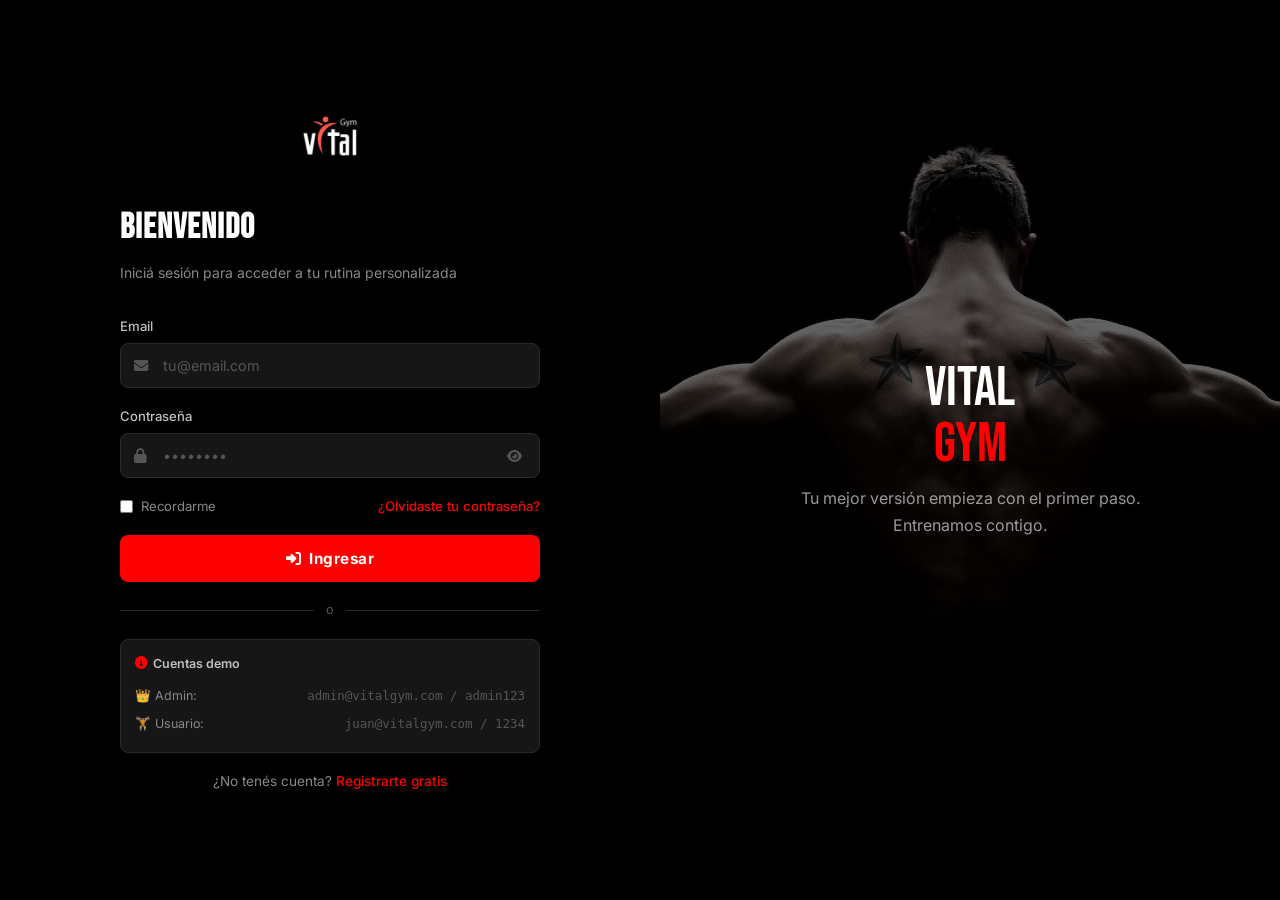
<file: admin-usuarios.html>
<!DOCTYPE html>
<html lang="es">
<head>
  <meta charset="UTF-8">
  <meta name="viewport" content="width=device-width, initial-scale=1.0">
  <title>Usuarios – Vital Gym Admin</title>
  <link rel="stylesheet" href="app.css">
  <link rel="stylesheet" href="https://cdnjs.cloudflare.com/ajax/libs/font-awesome/6.5.0/css/all.min.css">
</head>
<body>
<div class="app-container">
  <aside class="sidebar" id="sidebar">
    <div class="sidebar-brand"><img src="img/transparent-Photoroom.png" alt="Vital Gym"></div>
    <nav class="sidebar-nav">
      <div class="nav-section-label">Admin</div>
      <a href="dashboard-admin.html" class="nav-item"><i class="fas fa-th-large"></i><span>Dashboard</span></a>
      <a href="admin-usuarios.html" class="nav-item active"><i class="fas fa-users"></i><span>Usuarios</span></a>
      <a href="admin-rutinas.html" class="nav-item"><i class="fas fa-calendar-alt"></i><span>Rutinas</span></a>
      <a href="admin-ejercicios.html" class="nav-item"><i class="fas fa-dumbbell"></i><span>Ejercicios</span></a>
    </nav>
    <div class="sidebar-footer">
      <div class="sidebar-user" id="sidebarUser"></div>
      <button class="btn-logout" onclick="VG.logout()"><i class="fas fa-sign-out-alt"></i><span>Cerrar sesión</span></button>
    </div>
  </aside>
  <div class="sidebar-overlay" id="sidebarOverlay" onclick="closeSidebar()"></div>

  <main class="main-content">
    <header class="topbar">
      <div style="display:flex;align-items:center;gap:12px">
        <button class="hamburger" onclick="openSidebar()"><i class="fas fa-bars"></i></button>
        <span class="topbar-title">USUARIOS</span>
      </div>
      <div class="topbar-right">
        <div class="topbar-avatar" id="topbarAvatar">A</div>
      </div>
    </header>

    <div class="page-body">
      <div class="section-gap fade-in" style="display:flex;align-items:center;justify-content:space-between;flex-wrap:wrap;gap:12px">
        <div>
          <h2 style="font-family:var(--font-head);font-size:2rem;color:var(--text-1);letter-spacing:1px">GESTIÓN DE USUARIOS</h2>
          <p style="color:var(--text-3);font-size:0.85rem;margin-top:4px" id="userCount"></p>
        </div>
        <button class="btn btn-primary" onclick="openCreateModal()"><i class="fas fa-user-plus"></i> Nuevo usuario</button>
      </div>

      <!-- FILTERS -->
      <div class="card section-gap fade-in" style="padding:16px">
        <div style="display:flex;gap:12px;flex-wrap:wrap;align-items:center">
          <div class="search-bar" style="flex:1 1 100%;min-width:200px">
            <i class="fas fa-search"></i>
            <input type="text" class="search-input" style="width:100%" placeholder="Buscar por nombre o email..." oninput="filterUsers()" id="searchInput">
          </div>
          <select class="form-select" style="flex:1;min-width:130px" onchange="filterUsers()" id="levelFilter">
            <option value="">Todos los niveles</option>
            <option value="inicial">Inicial</option>
            <option value="intermedio">Intermedio</option>
            <option value="avanzado">Avanzado</option>
          </select>
          <select class="form-select" style="flex:1;min-width:130px" onchange="filterUsers()" id="routineFilter">
            <option value="">Todos</option>
            <option value="assigned">Con rutina</option>
            <option value="unassigned">Sin rutina</option>
          </select>
        </div>
      </div>

      <!-- TABLE -->
      <div class="card fade-in">
        <div class="table-wrapper">
          <table>
            <thead><tr>
              <th>Usuario</th><th>Nivel</th><th>Objetivo</th><th>Rutina asignada</th><th>Sesiones</th><th>Miembro desde</th><th>Acciones</th>
            </tr></thead>
            <tbody id="usersTable"></tbody>
          </table>
        </div>
        <div id="emptyUsers" style="display:none" class="empty-state"><i class="fas fa-users-slash"></i><h3>Sin resultados</h3><p>No se encontraron usuarios con esos criterios.</p></div>
      </div>
    </div>
  </main>

  <nav class="bottom-nav">
    <div class="bottom-nav-inner">
      <a href="dashboard-admin.html" class="bottom-nav-item"><i class="fas fa-th-large"></i><span>Panel</span></a>
      <a href="admin-usuarios.html" class="bottom-nav-item active"><i class="fas fa-users"></i><span>Usuarios</span></a>
      <a href="admin-rutinas.html" class="bottom-nav-item"><i class="fas fa-calendar-alt"></i><span>Rutinas</span></a>
      <a href="admin-ejercicios.html" class="bottom-nav-item"><i class="fas fa-dumbbell"></i><span>Ejercicios</span></a>
    </div>
  </nav>
</div>

<!-- CREATE/EDIT MODAL -->
<div class="modal-overlay" id="userModal">
  <div class="modal modal-lg">
    <div class="modal-header">
      <div class="modal-title" id="modalTitle">Nuevo usuario</div>
      <button class="modal-close" onclick="closeModal()"><i class="fas fa-times"></i></button>
    </div>
    <div class="modal-body">
      <input type="hidden" id="editUserId">
      <div style="display:flex;flex-direction:column;gap:16px">
        <div class="form-row">
          <div class="form-group"><label class="form-label">Nombre completo *</label><input type="text" id="uName" class="form-input" placeholder="Nombre y apellido"></div>
          <div class="form-group"><label class="form-label">Email *</label><input type="email" id="uEmail" class="form-input" placeholder="email@example.com"></div>
        </div>
        <div class="form-row">
          <div class="form-group"><label class="form-label">Contraseña *</label><input type="password" id="uPassword" class="form-input" placeholder="Mínimo 6 caracteres"></div>
          <div class="form-group"><label class="form-label">Género</label>
            <select id="uGender" class="form-select"><option value="">Seleccionar</option><option value="hombre">Hombre</option><option value="mujer">Mujer</option><option value="otro">Otro</option></select>
          </div>
        </div>
        <div class="form-row">
          <div class="form-group"><label class="form-label">Edad</label><input type="number" id="uAge" class="form-input" placeholder="25" min="14" max="80"></div>
          <div class="form-group"><label class="form-label">Peso (kg)</label><input type="number" id="uWeight" class="form-input" placeholder="70" step="0.5"></div>
        </div>
        <div class="form-row">
          <div class="form-group"><label class="form-label">Altura (cm)</label><input type="number" id="uHeight" class="form-input" placeholder="175"></div>
          <div class="form-group"><label class="form-label">Nivel</label>
            <select id="uLevel" class="form-select"><option value="inicial">Inicial</option><option value="intermedio">Intermedio</option><option value="avanzado">Avanzado</option></select>
          </div>
        </div>
        <div class="form-row">
          <div class="form-group"><label class="form-label">Objetivo</label>
            <select id="uObjective" class="form-select"><option value="volumen">Volumen muscular</option><option value="fuerza">Fuerza</option><option value="definicion">Definición</option><option value="resistencia">Resistencia</option><option value="hipertrofia">Hipertrofia</option></select>
          </div>
          <div class="form-group"><label class="form-label">Rutina asignada</label>
            <select id="uRoutine" class="form-select"><option value="">Sin rutina</option></select>
          </div>
        </div>
        <div id="modalError" class="alert alert-error" style="display:none"></div>
      </div>
    </div>
    <div class="modal-footer">
      <button class="btn btn-outline" onclick="closeModal()">Cancelar</button>
      <button class="btn btn-primary" onclick="saveUser()" id="saveBtn"><i class="fas fa-save"></i> Guardar</button>
    </div>
  </div>
</div>

<!-- CONFIRM DELETE -->
<div class="confirm-overlay" id="confirmDelete">
  <div class="confirm-box">
    <i class="fas fa-trash-alt"></i>
    <h3>Eliminar usuario</h3>
    <p>¿Estás seguro? Esta acción no se puede deshacer.</p>
    <div style="display:flex;gap:10px;justify-content:center">
      <button class="btn btn-outline" onclick="closeConfirm()">Cancelar</button>
      <button class="btn btn-danger" onclick="confirmDeleteUser()" id="confirmBtn">Eliminar</button>
    </div>
  </div>
</div>

<div class="toast" id="toast"><i class="fas fa-check-circle"></i><span id="toastMsg"></span></div>

<script src="app.js"></script>
<script>
let allUsers = [];
let editingId = null;
let deletingId = null;

document.addEventListener('DOMContentLoaded', () => {
  VG.init();
  VG.guard();
  VG.adminGuard();
  const u = VG.me();
  const initials = u.name.split(' ').map(w=>w[0]).join('').slice(0,2).toUpperCase();
  document.getElementById('topbarAvatar').textContent = initials;
  document.getElementById('sidebarUser').innerHTML = `
    <div class="sidebar-user-avatar">${initials}</div>
    <div class="sidebar-user-info"><div class="sidebar-user-name">${u.name}</div><div class="sidebar-user-role">Administrador</div></div>`;

  // Populate routine select
  const routineSelect = document.getElementById('uRoutine');
  VG.routines().forEach(r => {
    const opt = document.createElement('option');
    opt.value = r.id; opt.textContent = r.name;
    routineSelect.appendChild(opt);
  });

  loadUsers();
});

function loadUsers() {
  allUsers = VG.users().filter(u => u.role !== 'admin');
  document.getElementById('userCount').textContent = `${allUsers.length} usuarios registrados`;
  renderTable(allUsers);
}

function renderTable(users) {
  const tbody = document.getElementById('usersTable');
  tbody.innerHTML = '';
  document.getElementById('emptyUsers').style.display = users.length ? 'none' : 'block';
  users.forEach(u => {
    const initials = u.name.split(' ').map(w=>w[0]).join('').slice(0,2).toUpperCase();
    const sessions = VG.userSessions(u.id);
    const routine = u.routineId ? VG.getRoutine(u.routineId) : null;
    const tr = document.createElement('tr');
    tr.innerHTML = `
      <td><div style="display:flex;align-items:center;gap:10px">
        <div class="avatar-sm">${initials}</div>
        <div><div class="table-name">${u.name}</div><div style="font-size:0.75rem;color:var(--text-4)">${u.email}</div></div>
      </div></td>
      <td><span class="badge badge-gray">${VG.levelLabel(u.level)||'—'}</span></td>
      <td style="font-size:0.82rem;color:var(--text-3)">${VG.objLabel(u.objective)||'—'}</td>
      <td style="font-size:0.82rem;color:var(--text-3)">${routine
        ? `<span style="color:var(--success)"><i class="fas fa-check-circle"></i> ${routine.name.slice(0,25)}${routine.name.length>25?'…':''}</span>`
        : '<span style="color:var(--text-4)"><i class="fas fa-times-circle"></i> Sin asignar</span>'}</td>
      <td><span style="font-family:var(--font-head);font-size:1.1rem;color:var(--text-1)">${sessions.length}</span></td>
      <td style="font-size:0.8rem;color:var(--text-3)">${VG.fmtDate(u.createdAt)}</td>
      <td><div class="table-actions">
        <button class="btn btn-icon btn-ghost btn-sm" title="Editar" onclick="openEditModal('${u.id}')"><i class="fas fa-edit"></i></button>
        <button class="btn btn-icon btn-sm" style="background:var(--danger-bg);color:var(--danger);border:none" title="Eliminar" onclick="openDelete('${u.id}')"><i class="fas fa-trash-alt"></i></button>
      </div></td>`;
    tbody.appendChild(tr);
  });
}

function filterUsers() {
  const q = document.getElementById('searchInput').value.toLowerCase();
  const level = document.getElementById('levelFilter').value;
  const routineF = document.getElementById('routineFilter').value;
  const filtered = allUsers.filter(u => {
    const matchQ = !q || u.name.toLowerCase().includes(q) || u.email.toLowerCase().includes(q);
    const matchL = !level || u.level === level;
    const matchR = !routineF || (routineF==='assigned'?!!u.routineId:!u.routineId);
    return matchQ && matchL && matchR;
  });
  renderTable(filtered);
}

function openCreateModal() {
  editingId = null;
  document.getElementById('modalTitle').textContent = 'Nuevo usuario';
  document.getElementById('editUserId').value = '';
  ['uName','uEmail','uPassword','uAge','uWeight','uHeight'].forEach(id=>document.getElementById(id).value='');
  document.getElementById('uGender').value='';
  document.getElementById('uLevel').value='inicial';
  document.getElementById('uObjective').value='volumen';
  document.getElementById('uRoutine').value='';
  document.getElementById('modalError').style.display='none';
  document.getElementById('userModal').classList.add('open');
}

function openEditModal(id) {
  const u = VG.getUser(id);
  if (!u) return;
  editingId = id;
  document.getElementById('modalTitle').textContent = 'Editar usuario';
  document.getElementById('uName').value = u.name||'';
  document.getElementById('uEmail').value = u.email||'';
  document.getElementById('uPassword').value = '';
  document.getElementById('uAge').value = u.age||'';
  document.getElementById('uGender').value = u.gender||'';
  document.getElementById('uWeight').value = u.weight||'';
  document.getElementById('uHeight').value = u.height||'';
  document.getElementById('uLevel').value = u.level||'inicial';
  document.getElementById('uObjective').value = u.objective||'volumen';
  document.getElementById('uRoutine').value = u.routineId||'';
  document.getElementById('modalError').style.display='none';
  document.getElementById('userModal').classList.add('open');
}

function closeModal() { document.getElementById('userModal').classList.remove('open'); }

function saveUser() {
  const name = document.getElementById('uName').value.trim();
  const email = document.getElementById('uEmail').value.trim();
  const pw = document.getElementById('uPassword').value;
  if (!name || !email) return showModalError('El nombre y email son obligatorios.');
  if (!editingId && !pw) return showModalError('La contraseña es obligatoria para nuevos usuarios.');

  const data = {
    name, email,
    age: parseInt(document.getElementById('uAge').value)||undefined,
    gender: document.getElementById('uGender').value||undefined,
    weight: parseFloat(document.getElementById('uWeight').value)||undefined,
    height: parseFloat(document.getElementById('uHeight').value)||undefined,
    level: document.getElementById('uLevel').value,
    objective: document.getElementById('uObjective').value,
    routineId: document.getElementById('uRoutine').value||null,
  };
  if (pw) data.password = pw;

  if (editingId) {
    VG.saveUser(editingId, data);
    showToast('Usuario actualizado correctamente.');
  } else {
    const res = VG.createUser(data);
    if (!res.ok) return showModalError(res.err);
    showToast('Usuario creado correctamente.');
  }
  closeModal();
  loadUsers();
}

function showModalError(msg) {
  const el = document.getElementById('modalError');
  el.innerHTML = `<i class="fas fa-exclamation-circle"></i> ${msg}`;
  el.style.display='flex';
}

function openDelete(id) {
  deletingId = id;
  document.getElementById('confirmDelete').classList.add('open');
}
function closeConfirm() { document.getElementById('confirmDelete').classList.remove('open'); }
function confirmDeleteUser() {
  if (!deletingId) return;
  VG.deleteUser(deletingId);
  closeConfirm();
  loadUsers();
  showToast('Usuario eliminado.');
}

function showToast(msg) {
  const t = document.getElementById('toast');
  document.getElementById('toastMsg').textContent = msg;
  t.classList.add('show','success');
  setTimeout(()=>t.classList.remove('show'),3000);
}

function openSidebar(){document.getElementById('sidebar').classList.add('open');document.getElementById('sidebarOverlay').classList.add('open');}
function closeSidebar(){document.getElementById('sidebar').classList.remove('open');document.getElementById('sidebarOverlay').classList.remove('open');}
</script>
</body>
</html>
</file>
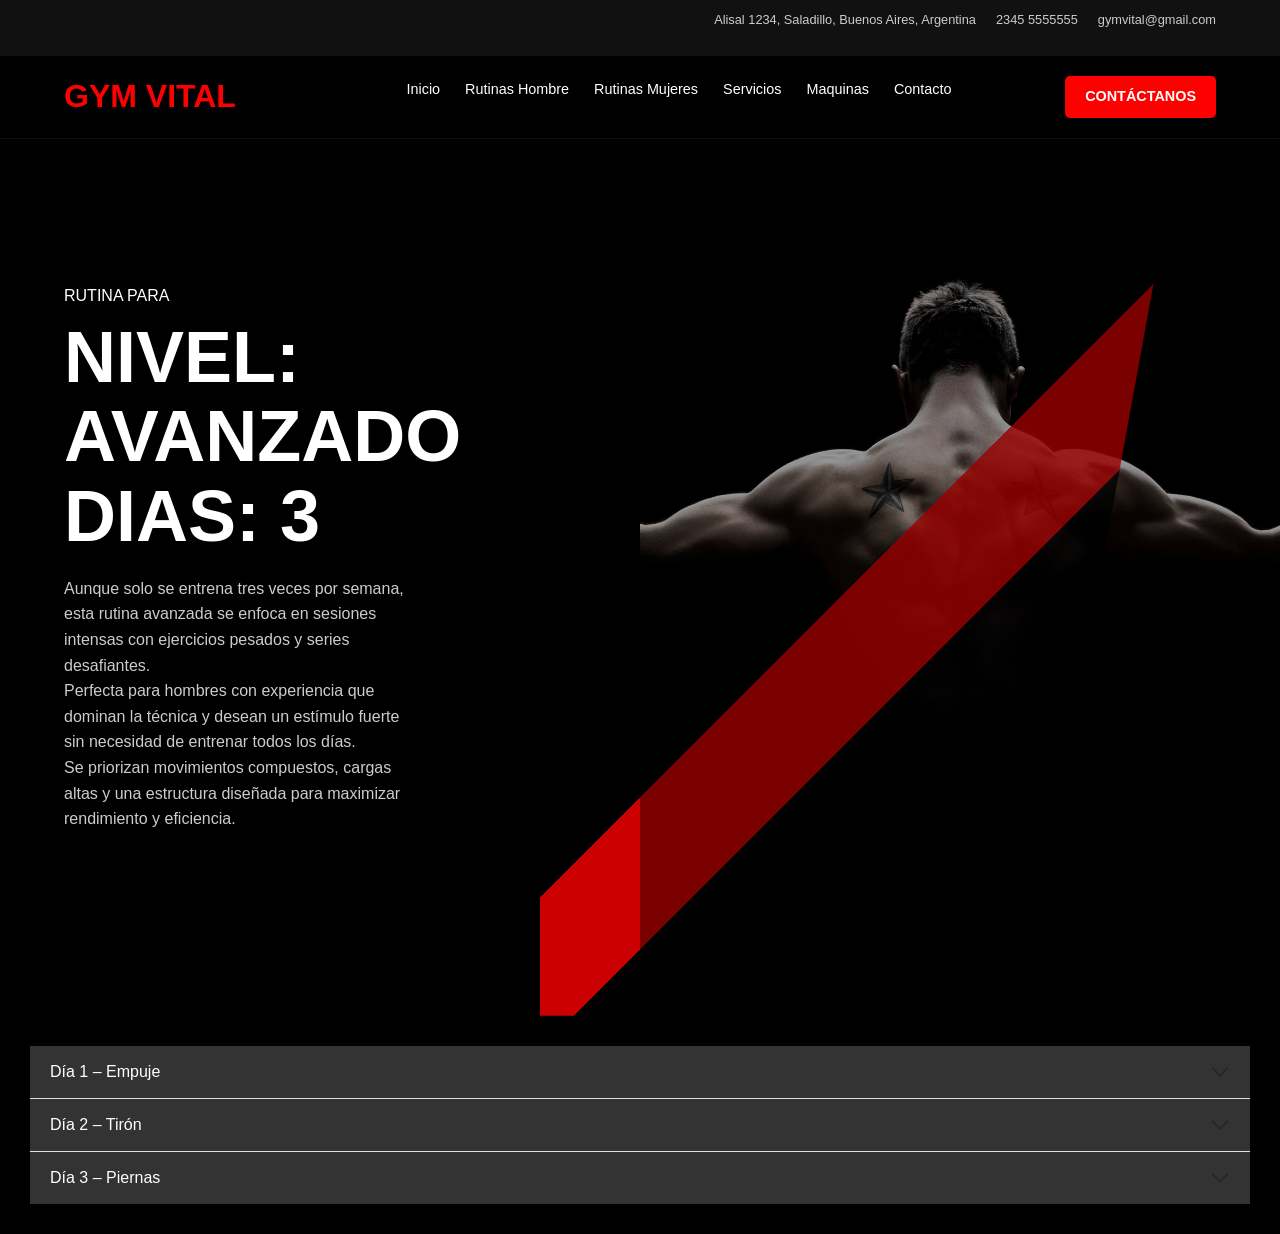
<file: avanzado3diashombre.html>
<!DOCTYPE html>
<html lang="es">

<head>
    <meta charset="UTF-8">
    <link href="https://cdn.jsdelivr.net/npm/bootstrap@5.3.8/dist/css/bootstrap.min.css" rel="stylesheet"
        integrity="sha384-sRIl4kxILFvY47J16cr9ZwB07vP4J8+LH7qKQnuqkuIAvNWLzeN8tE5YBujZqJLB" crossorigin="anonymous">
    <script src="https://cdn.jsdelivr.net/npm/bootstrap@5.3.8/dist/js/bootstrap.bundle.min.js"
        integrity="sha384-FKyoEForCGlyvwx9Hj09JcYn3nv7wiPVlz7YYwJrWVcXK/BmnVDxM+D2scQbITxI" crossorigin="anonymous">
    </script>

    <meta name="viewport" content="width=device-width, initial-scale=1.0">
    <title>GYM VITAL</title>
    <link rel="stylesheet" href="styleshombres.css">
    <link rel="manifest" href="/manifest.json">
    <meta name="theme-color" content="#c8a84b">
    <meta name="apple-mobile-web-app-capable" content="yes">
    <meta name="apple-mobile-web-app-status-bar-style" content="black-translucent">
    <meta name="apple-mobile-web-app-title" content="GYM VITAL">
    <link rel="apple-touch-icon" href="/img/icon-192.png">
    <link rel="stylesheet" href="exercise-3d.css">
    <script src="exercise-3d.js" defer></script>
</head>

<body>

    <header class="header">
        <div class="header-top-bar">
            <p>Alisal 1234, Saladillo, Buenos Aires, Argentina</p>
            <p>2345 5555555</p>
            <p>gymvital@gmail.com</p>
        </div>
        <nav class="navbar">
            <div class="logo">
                <span class="logo-text">GYM VITAL</span>
            </div>
            <ul class="nav-links">
                <li><a href="index.html">Inicio</a></li>
                <li><a href="hombre.html">Rutinas Hombre</a></li>
                <li><a href="mujer.html">Rutinas Mujeres</a></li>
                <li><a href="#servicios">Servicios</a></li>
                <li><a href="#maquinas">Maquinas</a></li>
                <li><a href="#contacto">Contacto</a></li>
            </ul>
            <a href="#contacto" class="btn btn-primary">Contáctanos</a>
        </nav>
    </header>

    <section class="hero-section">
        <div class="hero-content">
            <p class="since">RUTINA PARA</p>
            <h1>NIVEL: AVANZADO <br> DIAS: 3</h1>
            <p>Aunque solo se entrena tres veces por semana, esta rutina avanzada se enfoca en sesiones intensas con
                ejercicios pesados y series desafiantes. <br>Perfecta para hombres con experiencia que dominan la
                técnica y
                desean un estímulo fuerte sin necesidad de entrenar todos los días. <br>Se priorizan movimientos
                compuestos,
                cargas altas y una estructura diseñada para maximizar rendimiento y eficiencia.</p>
        </div>
        <div class="hero-image">
            <div class="overlay-shape"></div>
        </div>
    </section>


    <div class="contenedorrutina">

        <div class="accordion accordion-flush" id="accordionFlushExample">
            <div class="accordion-item">
                <h2 class="accordion-header">
                    <button class="accordion-button collapsed" type="button" data-bs-toggle="collapse"
                        data-bs-target="#flush-collapseOne" aria-expanded="false" aria-controls="flush-collapseOne">
                        Día 1 – Empuje
                    </button>
                </h2>
                <div id="flush-collapseOne" class="accordion-collapse collapse" data-bs-parent="#accordionFlushExample">
                    <div class="accordion-body">
                        <ul class="exercise-list">
                <div class="exercise-item" data-exercise="Press pecho" data-video="https://www.youtube.com/watch?v=7aQY3u0Dk-Q">
                    <div class="ex-item-info">
                        <span class="ex-item-name">Press pecho</span>
                        <span class="ex-item-sets">5×5</span>
                    </div>
                    <button class="ex-demo-btn">▶ Ver</button>
                </div>
                <div class="exercise-item" data-exercise="Inclinado" data-video="https://www.youtube.com/watch?v=SrqOu55lrYU">
                    <div class="ex-item-info">
                        <span class="ex-item-name">Inclinado</span>
                        <span class="ex-item-sets">4×6</span>
                    </div>
                    <button class="ex-demo-btn">▶ Ver</button>
                </div>
                <div class="exercise-item" data-exercise="Press militar" data-video="https://www.youtube.com/watch?v=2yjwXTZQDDI">
                    <div class="ex-item-info">
                        <span class="ex-item-name">Press militar</span>
                        <span class="ex-item-sets">4×6</span>
                    </div>
                    <button class="ex-demo-btn">▶ Ver</button>
                </div>
                <div class="exercise-item" data-exercise="Tríceps polea" data-video="https://www.youtube.com/watch?v=vB5OHsJ3EME">
                    <div class="ex-item-info">
                        <span class="ex-item-name">Tríceps polea</span>
                        <span class="ex-item-sets">3×10</span>
                    </div>
                    <button class="ex-demo-btn">▶ Ver</button>
                </div>
            </ul>
                    </div>
                </div>
            </div>
            <div class="accordion-item">
                <h2 class="accordion-header">
                    <button class="accordion-button collapsed" type="button" data-bs-toggle="collapse"
                        data-bs-target="#flush-collapseTwo" aria-expanded="false" aria-controls="flush-collapseTwo">
                        Día 2 – Tirón
                    </button>
                </h2>
                <div id="flush-collapseTwo" class="accordion-collapse collapse" data-bs-parent="#accordionFlushExample">
                    <div class="accordion-body">
                        <ul class="exercise-list">
                <div class="exercise-item" data-exercise="Remo pesado" data-video="https://www.youtube.com/watch?v=FWJR5Ve8bnQ">
                    <div class="ex-item-info">
                        <span class="ex-item-name">Remo pesado</span>
                        <span class="ex-item-sets">5×5</span>
                    </div>
                    <button class="ex-demo-btn">▶ Ver</button>
                </div>
                <div class="exercise-item" data-exercise="Jalón pecho" data-video="https://www.youtube.com/watch?v=CAwf7n6Luuc">
                    <div class="ex-item-info">
                        <span class="ex-item-name">Jalón pecho</span>
                        <span class="ex-item-sets">4×8</span>
                    </div>
                    <button class="ex-demo-btn">▶ Ver</button>
                </div>
                <div class="exercise-item" data-exercise="Remo cerrado" data-video="https://www.youtube.com/watch?v=GZbfZ033f74">
                    <div class="ex-item-info">
                        <span class="ex-item-name">Remo cerrado</span>
                        <span class="ex-item-sets">4×8</span>
                    </div>
                    <button class="ex-demo-btn">▶ Ver</button>
                </div>
                <div class="exercise-item" data-exercise="Bíceps barra" data-video="https://www.youtube.com/watch?v=kwG2ipFRgfo">
                    <div class="ex-item-info">
                        <span class="ex-item-name">Bíceps barra</span>
                        <span class="ex-item-sets">3×8</span>
                    </div>
                    <button class="ex-demo-btn">▶ Ver</button>
                </div>
            </ul>
                    </div>
                </div>
            </div>
            <div class="accordion-item">
                <h2 class="accordion-header">
                    <button class="accordion-button collapsed" type="button" data-bs-toggle="collapse"
                        data-bs-target="#flush-collapseThree" aria-expanded="false" aria-controls="flush-collapseThree">
                        Día 3 – Piernas
                    </button>
                </h2>
                <div id="flush-collapseThree" class="accordion-collapse collapse"
                    data-bs-parent="#accordionFlushExample">
                    <div class="accordion-body">
                        <ul class="exercise-list">
                <div class="exercise-item" data-exercise="Sentadilla guiada" data-video="https://www.youtube.com/watch?v=Db6tIH35-R8">
                    <div class="ex-item-info">
                        <span class="ex-item-name">Sentadilla guiada</span>
                        <span class="ex-item-sets">5×5</span>
                    </div>
                    <button class="ex-demo-btn">▶ Ver</button>
                </div>
                <div class="exercise-item" data-exercise="Prensa" data-video="https://www.youtube.com/watch?v=IZxyjW7MPJQ">
                    <div class="ex-item-info">
                        <span class="ex-item-name">Prensa</span>
                        <span class="ex-item-sets">4×10</span>
                    </div>
                    <button class="ex-demo-btn">▶ Ver</button>
                </div>
                <div class="exercise-item" data-exercise="Extensiones" data-video="https://www.youtube.com/watch?v=YyvSfVjQeL0">
                    <div class="ex-item-info">
                        <span class="ex-item-name">Extensiones</span>
                        <span class="ex-item-sets">3×12</span>
                    </div>
                    <button class="ex-demo-btn">▶ Ver</button>
                </div>
                <div class="exercise-item" data-exercise="Femoral" data-video="https://www.youtube.com/watch?v=1Tq3QdYUuHs">
                    <div class="ex-item-info">
                        <span class="ex-item-name">Femoral</span>
                        <span class="ex-item-sets">3×12</span>
                    </div>
                    <button class="ex-demo-btn">▶ Ver</button>
                </div>
                <div class="exercise-item" data-exercise="Gemelos" data-video="https://www.youtube.com/watch?v=-M4-G8p8fmc">
                    <div class="ex-item-info">
                        <span class="ex-item-name">Gemelos</span>
                        <span class="ex-item-sets">4×20</span>
                    </div>
                    <button class="ex-demo-btn">▶ Ver</button>
                </div>
                <div class="exercise-item" data-exercise="Cardio" data-video="https://www.youtube.com/watch?v=ml6cT4AZdqI">
                    <div class="ex-item-info">
                        <span class="ex-item-name">Cardio</span>
                        <span class="ex-item-sets">10 min</span>
                    </div>
                    <button class="ex-demo-btn">▶ Ver</button>
                </div>
            </ul>
                    </div>
                </div>
            </div>
        </div>
    </div>


    <script>
      if ('serviceWorker' in navigator) {
        window.addEventListener('load', () => navigator.serviceWorker.register('/sw.js'));
      }
    </script>
</body>

</html>
</file>
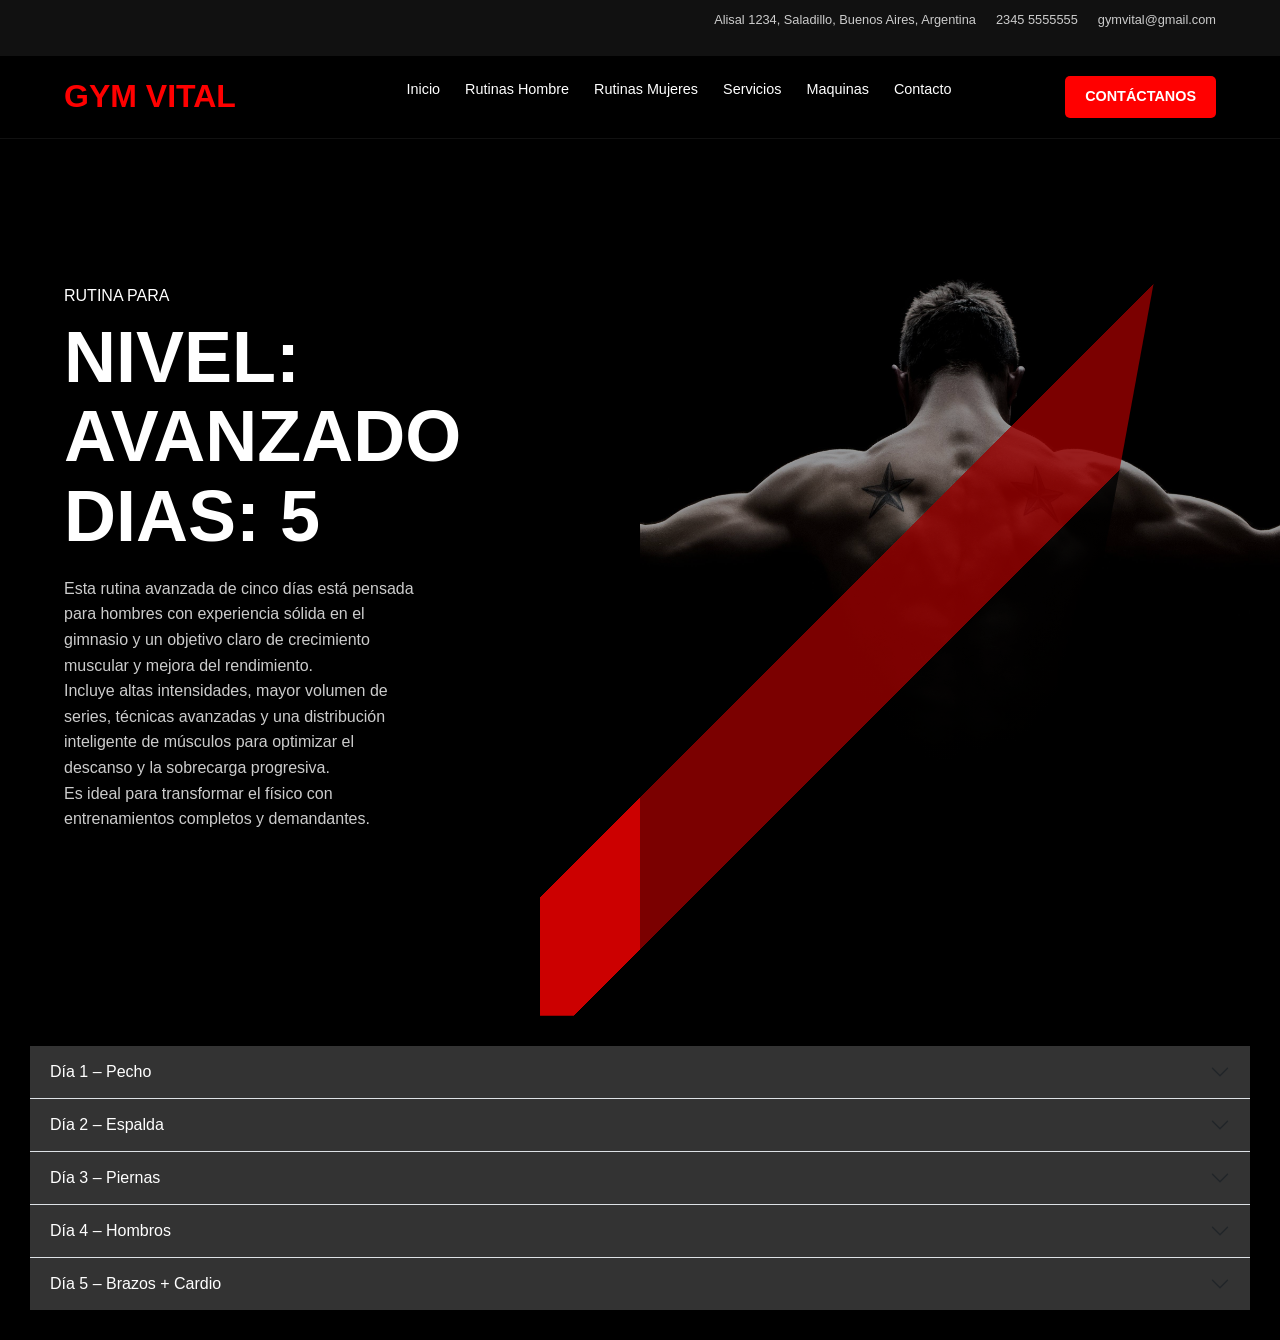
<file: avanzado5diashombre.html>
<!DOCTYPE html>
<html lang="es">

<head>
    <meta charset="UTF-8">
    <link href="https://cdn.jsdelivr.net/npm/bootstrap@5.3.8/dist/css/bootstrap.min.css" rel="stylesheet"
        integrity="sha384-sRIl4kxILFvY47J16cr9ZwB07vP4J8+LH7qKQnuqkuIAvNWLzeN8tE5YBujZqJLB" crossorigin="anonymous">
    <script src="https://cdn.jsdelivr.net/npm/bootstrap@5.3.8/dist/js/bootstrap.bundle.min.js"
        integrity="sha384-FKyoEForCGlyvwx9Hj09JcYn3nv7wiPVlz7YYwJrWVcXK/BmnVDxM+D2scQbITxI" crossorigin="anonymous">
    </script>

    <meta name="viewport" content="width=device-width, initial-scale=1.0">
    <title>GYM VITAL</title>
    <link rel="stylesheet" href="styleshombres.css">
    <link rel="manifest" href="/manifest.json">
    <meta name="theme-color" content="#c8a84b">
    <meta name="apple-mobile-web-app-capable" content="yes">
    <meta name="apple-mobile-web-app-status-bar-style" content="black-translucent">
    <meta name="apple-mobile-web-app-title" content="GYM VITAL">
    <link rel="apple-touch-icon" href="/img/icon-192.png">
    <link rel="stylesheet" href="exercise-3d.css">
    <script src="exercise-3d.js" defer></script>
</head>

<body>

    <header class="header">
        <div class="header-top-bar">
            <p>Alisal 1234, Saladillo, Buenos Aires, Argentina</p>
            <p>2345 5555555</p>
            <p>gymvital@gmail.com</p>
        </div>
        <nav class="navbar">
            <div class="logo">
                <span class="logo-text">GYM VITAL</span>
            </div>
            <ul class="nav-links">
                <li><a href="index.html">Inicio</a></li>
                <li><a href="hombre.html">Rutinas Hombre</a></li>
                <li><a href="mujer.html">Rutinas Mujeres</a></li>
                <li><a href="#servicios">Servicios</a></li>
                <li><a href="#maquinas">Maquinas</a></li>
                <li><a href="#contacto">Contacto</a></li>
            </ul>
            <a href="#contacto" class="btn btn-primary">Contáctanos</a>
        </nav>
    </header>

    <section class="hero-section">
        <div class="hero-content">
            <p class="since">RUTINA PARA</p>
            <h1>NIVEL: AVANZADO <br> DIAS: 5</h1>
            <p>Esta rutina avanzada de cinco días está pensada para hombres con experiencia sólida en el gimnasio y un
                objetivo claro de crecimiento muscular y mejora del rendimiento. <br> Incluye altas intensidades, mayor
                volumen de series, técnicas avanzadas y una distribución inteligente de músculos para optimizar el
                descanso y la sobrecarga progresiva. <br>Es ideal para transformar el físico con entrenamientos
                completos y
                demandantes.</p>
        </div>
        <div class="hero-image">
            <div class="overlay-shape"></div>
        </div>
    </section>


    <div class="contenedorrutina">

        <div class="accordion accordion-flush" id="accordionFlushExample">
            <div class="accordion-item">
                <h2 class="accordion-header">
                    <button class="accordion-button collapsed" type="button" data-bs-toggle="collapse"
                        data-bs-target="#flush-collapseOne" aria-expanded="false" aria-controls="flush-collapseOne">
                        Día 1 – Pecho
                    </button>
                </h2>
                <div id="flush-collapseOne" class="accordion-collapse collapse" data-bs-parent="#accordionFlushExample">
                    <div class="accordion-body">
                        <ul class="exercise-list">
                <div class="exercise-item" data-exercise="Press pecho" data-video="https://www.youtube.com/watch?v=7aQY3u0Dk-Q">
                    <div class="ex-item-info">
                        <span class="ex-item-name">Press pecho</span>
                        <span class="ex-item-sets">5×5</span>
                    </div>
                    <button class="ex-demo-btn">▶ Ver</button>
                </div>
                <div class="exercise-item" data-exercise="Inclinado mancuernas" data-video="https://www.youtube.com/watch?v=8iPEnn-ltC8">
                    <div class="ex-item-info">
                        <span class="ex-item-name">Inclinado mancuernas</span>
                        <span class="ex-item-sets">4×8</span>
                    </div>
                    <button class="ex-demo-btn">▶ Ver</button>
                </div>
                <div class="exercise-item" data-exercise="Aperturas" data-video="https://www.youtube.com/watch?v=eozdVDA78K0">
                    <div class="ex-item-info">
                        <span class="ex-item-name">Aperturas</span>
                        <span class="ex-item-sets">3×12</span>
                    </div>
                    <button class="ex-demo-btn">▶ Ver</button>
                </div>
            </ul>
                    </div>
                </div>
            </div>
            <div class="accordion-item">
                <h2 class="accordion-header">
                    <button class="accordion-button collapsed" type="button" data-bs-toggle="collapse"
                        data-bs-target="#flush-collapseTwo" aria-expanded="false" aria-controls="flush-collapseTwo">
                        Día 2 – Espalda
                    </button>
                </h2>
                <div id="flush-collapseTwo" class="accordion-collapse collapse" data-bs-parent="#accordionFlushExample">
                    <div class="accordion-body">
                        <ul class="exercise-list">
                <div class="exercise-item" data-exercise="Remo pesado" data-video="https://www.youtube.com/watch?v=FWJR5Ve8bnQ">
                    <div class="ex-item-info">
                        <span class="ex-item-name">Remo pesado</span>
                        <span class="ex-item-sets">5×5</span>
                    </div>
                    <button class="ex-demo-btn">▶ Ver</button>
                </div>
                <div class="exercise-item" data-exercise="Jalón pecho" data-video="https://www.youtube.com/watch?v=CAwf7n6Luuc">
                    <div class="ex-item-info">
                        <span class="ex-item-name">Jalón pecho</span>
                        <span class="ex-item-sets">4×8</span>
                    </div>
                    <button class="ex-demo-btn">▶ Ver</button>
                </div>
                <div class="exercise-item" data-exercise="Remo bajo" data-video="https://www.youtube.com/watch?v=GZbfZ033f74">
                    <div class="ex-item-info">
                        <span class="ex-item-name">Remo bajo</span>
                        <span class="ex-item-sets">4×10</span>
                    </div>
                    <button class="ex-demo-btn">▶ Ver</button>
                </div>
                <div class="exercise-item" data-exercise="Face pull" data-video="https://www.youtube.com/watch?v=rep-qVOkqgk">
                    <div class="ex-item-info">
                        <span class="ex-item-name">Face pull</span>
                        <span class="ex-item-sets">3×15</span>
                    </div>
                    <button class="ex-demo-btn">▶ Ver</button>
                </div>
            </ul>
                    </div>
                </div>
            </div>
            <div class="accordion-item">
                <h2 class="accordion-header">
                    <button class="accordion-button collapsed" type="button" data-bs-toggle="collapse"
                        data-bs-target="#flush-collapseThree" aria-expanded="false" aria-controls="flush-collapseThree">
                        Día 3 – Piernas
                    </button>
                </h2>
                <div id="flush-collapseThree" class="accordion-collapse collapse"
                    data-bs-parent="#accordionFlushExample">
                    <div class="accordion-body">
                        <ul class="exercise-list">
                <div class="exercise-item" data-exercise="Sentadilla" data-video="https://www.youtube.com/watch?v=ultWZbUMPL8">
                    <div class="ex-item-info">
                        <span class="ex-item-name">Sentadilla</span>
                        <span class="ex-item-sets">5×5</span>
                    </div>
                    <button class="ex-demo-btn">▶ Ver</button>
                </div>
                <div class="exercise-item" data-exercise="Prensa" data-video="https://www.youtube.com/watch?v=IZxyjW7MPJQ">
                    <div class="ex-item-info">
                        <span class="ex-item-name">Prensa</span>
                        <span class="ex-item-sets">4×10</span>
                    </div>
                    <button class="ex-demo-btn">▶ Ver</button>
                </div>
                <div class="exercise-item" data-exercise="Extensión" data-video="https://www.youtube.com/watch?v=YyvSfVjQeL0">
                    <div class="ex-item-info">
                        <span class="ex-item-name">Extensión</span>
                        <span class="ex-item-sets">3×12</span>
                    </div>
                    <button class="ex-demo-btn">▶ Ver</button>
                </div>
                <div class="exercise-item" data-exercise="Femoral" data-video="https://www.youtube.com/watch?v=1Tq3QdYUuHs">
                    <div class="ex-item-info">
                        <span class="ex-item-name">Femoral</span>
                        <span class="ex-item-sets">3×12</span>
                    </div>
                    <button class="ex-demo-btn">▶ Ver</button>
                </div>
                <div class="exercise-item" data-exercise="Gemelos" data-video="https://www.youtube.com/watch?v=-M4-G8p8fmc">
                    <div class="ex-item-info">
                        <span class="ex-item-name">Gemelos</span>
                        <span class="ex-item-sets">4×20</span>
                    </div>
                    <button class="ex-demo-btn">▶ Ver</button>
                </div>
            </ul>
                    </div>
                </div>
            </div>
            <div class="accordion-item">
                <h2 class="accordion-header">
                    <button class="accordion-button collapsed" type="button" data-bs-toggle="collapse"
                        data-bs-target="#flush-collapseFour" aria-expanded="false" aria-controls="flush-collapseFour">
                        Día 4 – Hombros
                    </button>
                </h2>
                <div id="flush-collapseFour" class="accordion-collapse collapse"
                    data-bs-parent="#accordionFlushExample">
                    <div class="accordion-body">
                        <ul class="exercise-list">
                <div class="exercise-item" data-exercise="Press militar" data-video="https://www.youtube.com/watch?v=2yjwXTZQDDI">
                    <div class="ex-item-info">
                        <span class="ex-item-name">Press militar</span>
                        <span class="ex-item-sets">5×5</span>
                    </div>
                    <button class="ex-demo-btn">▶ Ver</button>
                </div>
                <div class="exercise-item" data-exercise="Laterales" data-video="https://www.youtube.com/watch?v=3VcKaXpzqRo">
                    <div class="ex-item-info">
                        <span class="ex-item-name">Laterales</span>
                        <span class="ex-item-sets">4×12</span>
                    </div>
                    <button class="ex-demo-btn">▶ Ver</button>
                </div>
                <div class="exercise-item" data-exercise="Frontales" data-video="https://www.youtube.com/watch?v=-t7fuZ0KhDA">
                    <div class="ex-item-info">
                        <span class="ex-item-name">Frontales</span>
                        <span class="ex-item-sets">3×10</span>
                    </div>
                    <button class="ex-demo-btn">▶ Ver</button>
                </div>
            </ul>
                    </div>
                </div>
            </div>
            <div class="accordion-item">
                <h2 class="accordion-header">
                    <button class="accordion-button collapsed" type="button" data-bs-toggle="collapse"
                        data-bs-target="#flush-collapseFive" aria-expanded="false" aria-controls="flush-collapseFive">
                        Día 5 – Brazos + Cardio
                    </button>
                </h2>
                <div id="flush-collapseFive" class="accordion-collapse collapse"
                    data-bs-parent="#accordionFlushExample">
                    <div class="accordion-body">
                        <ul class="exercise-list">
                <div class="exercise-item" data-exercise="Bíceps barra" data-video="https://www.youtube.com/watch?v=kwG2ipFRgfo">
                    <div class="ex-item-info">
                        <span class="ex-item-name">Bíceps barra</span>
                        <span class="ex-item-sets">4×10</span>
                    </div>
                    <button class="ex-demo-btn">▶ Ver</button>
                </div>
                <div class="exercise-item" data-exercise="Bíceps alternado" data-video="https://www.youtube.com/watch?v=ykJmrZ5v0Oo">
                    <div class="ex-item-info">
                        <span class="ex-item-name">Bíceps alternado</span>
                        <span class="ex-item-sets">4×12</span>
                    </div>
                    <button class="ex-demo-btn">▶ Ver</button>
                </div>
                <div class="exercise-item" data-exercise="Tríceps polea" data-video="https://www.youtube.com/watch?v=vB5OHsJ3EME">
                    <div class="ex-item-info">
                        <span class="ex-item-name">Tríceps polea</span>
                        <span class="ex-item-sets">4×10</span>
                    </div>
                    <button class="ex-demo-btn">▶ Ver</button>
                </div>
                <div class="exercise-item" data-exercise="Fondos máquina" data-video="https://www.youtube.com/watch?v=2z8JmcrW-As">
                    <div class="ex-item-info">
                        <span class="ex-item-name">Fondos máquina</span>
                        <span class="ex-item-sets">3×10</span>
                    </div>
                    <button class="ex-demo-btn">▶ Ver</button>
                </div>
                <div class="exercise-item" data-exercise="Cardio" data-video="https://www.youtube.com/watch?v=ml6cT4AZdqI">
                    <div class="ex-item-info">
                        <span class="ex-item-name">Cardio</span>
                        <span class="ex-item-sets">15 min</span>
                    </div>
                    <button class="ex-demo-btn">▶ Ver</button>
                </div>
            </ul>
                    </div>
                </div>
            </div>
        </div>
    </div>


    <script>
      if ('serviceWorker' in navigator) {
        window.addEventListener('load', () => navigator.serviceWorker.register('/sw.js'));
      }
    </script>
</body>

</html>
</file>
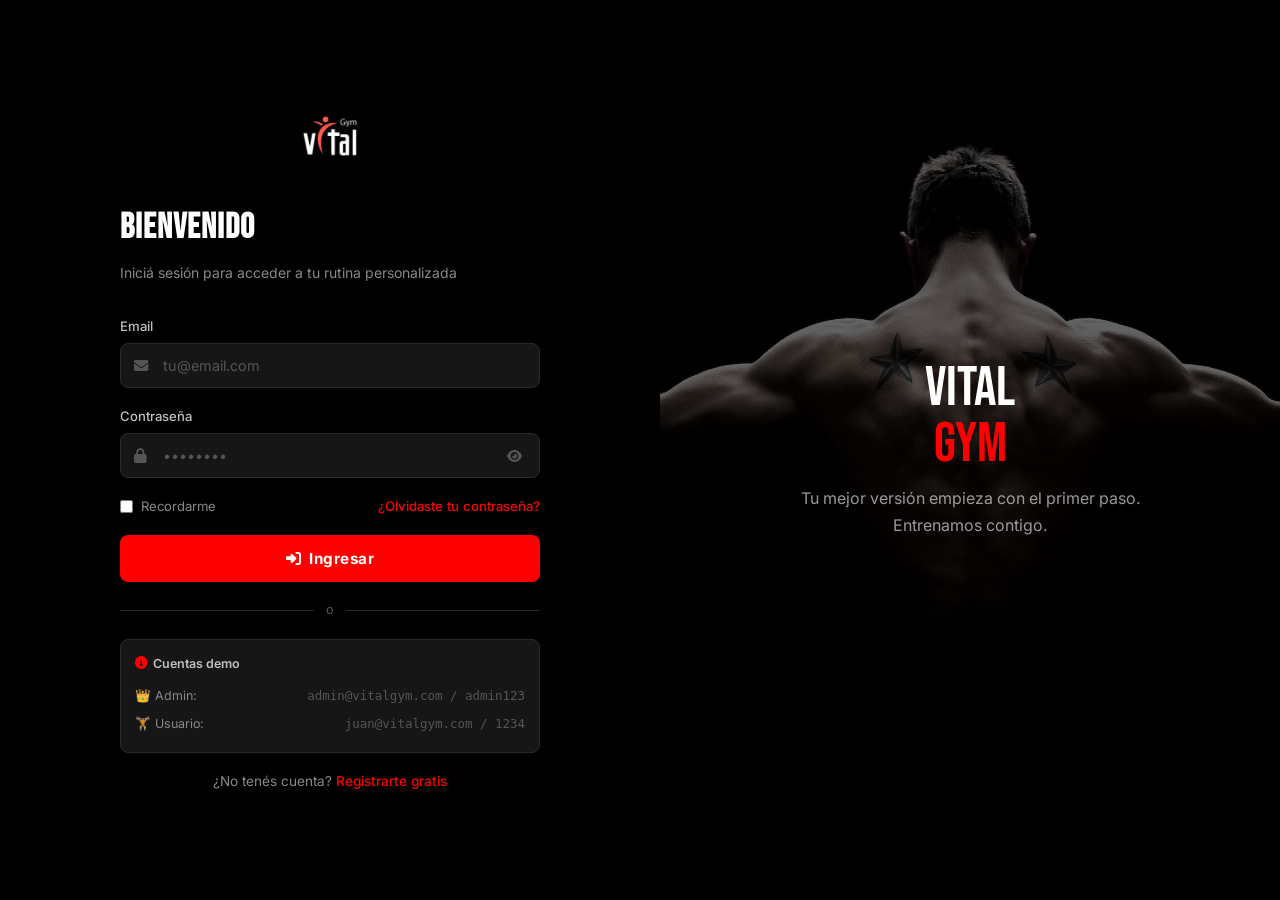
<file: dashboard-admin.html>
<!DOCTYPE html>
<html lang="es">
<head>
  <meta charset="UTF-8">
  <meta name="viewport" content="width=device-width, initial-scale=1.0">
  <title>Panel Admin – Vital Gym</title>
  <link rel="stylesheet" href="app.css">
  <link rel="stylesheet" href="https://cdnjs.cloudflare.com/ajax/libs/font-awesome/6.5.0/css/all.min.css">
</head>
<body>
<div class="app-container">

  <aside class="sidebar" id="sidebar">
    <div class="sidebar-brand">
      <img src="img/transparent-Photoroom.png" alt="Vital Gym">
    </div>
    <nav class="sidebar-nav">
      <div class="nav-section-label">Admin</div>
      <a href="dashboard-admin.html" class="nav-item active"><i class="fas fa-th-large"></i><span>Dashboard</span></a>
      <a href="admin-usuarios.html" class="nav-item"><i class="fas fa-users"></i><span>Usuarios</span></a>
      <a href="admin-rutinas.html" class="nav-item"><i class="fas fa-calendar-alt"></i><span>Rutinas</span></a>
      <a href="admin-ejercicios.html" class="nav-item"><i class="fas fa-dumbbell"></i><span>Ejercicios</span></a>
    </nav>
    <div class="sidebar-footer">
      <div class="sidebar-user" id="sidebarUser"></div>
      <button class="btn-logout" onclick="VG.logout()"><i class="fas fa-sign-out-alt"></i><span>Cerrar sesión</span></button>
    </div>
  </aside>
  <div class="sidebar-overlay" id="sidebarOverlay" onclick="closeSidebar()"></div>

  <main class="main-content">
    <header class="topbar">
      <div style="display:flex;align-items:center;gap:12px">
        <button class="hamburger" onclick="openSidebar()"><i class="fas fa-bars"></i></button>
        <span class="topbar-title">DASHBOARD</span>
      </div>
      <div class="topbar-right">
        <span style="font-size:0.75rem;color:var(--text-3)">Panel de administración</span>
        <div class="topbar-avatar" id="topbarAvatar">A</div>
      </div>
    </header>

    <div class="page-body">

      <!-- HEADER -->
      <div class="section-gap fade-in" style="display:flex;align-items:center;justify-content:space-between;flex-wrap:wrap;gap:12px">
        <div>
          <h2 style="font-family:var(--font-head);font-size:2rem;color:var(--text-1);letter-spacing:1px">PANEL DE CONTROL</h2>
          <p style="color:var(--text-3);margin-top:4px;font-size:0.85rem" id="dateLabel"></p>
        </div>
        <a href="admin-usuarios.html" class="btn btn-primary"><i class="fas fa-user-plus"></i> Nuevo usuario</a>
      </div>

      <!-- STATS -->
      <div class="grid-4 section-gap">
        <div class="stat-card fade-in delay-1">
          <div class="stat-card-accent"></div>
          <div class="stat-card-icon"><i class="fas fa-users"></i></div>
          <div class="stat-card-value" id="statUsers">0</div>
          <div class="stat-card-label">Usuarios activos</div>
        </div>
        <div class="stat-card fade-in delay-2">
          <div class="stat-card-accent"></div>
          <div class="stat-card-icon"><i class="fas fa-calendar-check"></i></div>
          <div class="stat-card-value" id="statSessions">0</div>
          <div class="stat-card-label">Sesiones totales</div>
        </div>
        <div class="stat-card fade-in delay-3">
          <div class="stat-card-accent"></div>
          <div class="stat-card-icon"><i class="fas fa-clipboard-list"></i></div>
          <div class="stat-card-value" id="statRoutines">0</div>
          <div class="stat-card-label">Rutinas creadas</div>
        </div>
        <div class="stat-card fade-in delay-4">
          <div class="stat-card-accent"></div>
          <div class="stat-card-icon"><i class="fas fa-dumbbell"></i></div>
          <div class="stat-card-value" id="statExercises">0</div>
          <div class="stat-card-label">Ejercicios en DB</div>
        </div>
      </div>

      <div class="dashboard-grid" id="mainGrid">

        <!-- RECENT USERS -->
        <div class="card fade-in">
          <div class="card-header">
            <div class="card-header-title"><i class="fas fa-users" style="color:var(--primary)"></i> Usuarios recientes</div>
            <a href="admin-usuarios.html" class="btn btn-outline btn-sm">Ver todos</a>
          </div>
          <div class="table-wrapper">
            <table>
              <thead><tr>
                <th>Usuario</th><th>Nivel</th><th>Rutina</th><th>Sesiones</th><th>Acciones</th>
              </tr></thead>
              <tbody id="usersTable"></tbody>
            </table>
          </div>
        </div>

        <!-- RIGHT PANEL -->
        <div style="display:flex;flex-direction:column;gap:20px">

          <!-- QUICK ACTIONS -->
          <div class="card fade-in delay-1">
            <div class="card-title mb-16">Acciones rápidas</div>
            <div style="display:flex;flex-direction:column;gap:10px">
              <a href="admin-usuarios.html" class="btn btn-outline btn-block" style="justify-content:flex-start;gap:12px">
                <i class="fas fa-user-plus" style="color:var(--primary)"></i> Crear nuevo usuario
              </a>
              <a href="admin-rutinas.html" class="btn btn-outline btn-block" style="justify-content:flex-start;gap:12px">
                <i class="fas fa-plus-circle" style="color:var(--primary)"></i> Crear nueva rutina
              </a>
              <a href="admin-ejercicios.html" class="btn btn-outline btn-block" style="justify-content:flex-start;gap:12px">
                <i class="fas fa-dumbbell" style="color:var(--primary)"></i> Agregar ejercicio
              </a>
            </div>
          </div>

          <!-- ACTIVITY BY DAY -->
          <div class="card fade-in delay-2">
            <div class="card-title mb-16"><i class="fas fa-chart-bar" style="color:var(--primary)"></i> Actividad semanal</div>
            <div class="week-chart" id="weekChart" style="height:100px"></div>
            <div style="display:flex;justify-content:space-between;margin-top:8px;font-size:0.72rem;color:var(--text-4)">
              <span>L</span><span>M</span><span>X</span><span>J</span><span>V</span><span>S</span><span>D</span>
            </div>
          </div>

          <!-- USER LEVEL DISTRIBUTION -->
          <div class="card fade-in delay-3">
            <div class="card-title mb-16">Distribución por nivel</div>
            <div id="levelDist" style="display:flex;flex-direction:column;gap:12px"></div>
          </div>
        </div>
      </div>

      <!-- SESSIONS LOG -->
      <div class="card mt-20 fade-in">
        <div class="card-header">
          <div class="card-header-title"><i class="fas fa-history" style="color:var(--primary)"></i> Últimas sesiones registradas</div>
        </div>
        <div class="table-wrapper">
          <table>
            <thead><tr>
              <th>Usuario</th><th>Rutina</th><th>Día</th><th>Fecha</th><th>Duración</th><th>Estado</th>
            </tr></thead>
            <tbody id="sessionsTable"></tbody>
          </table>
        </div>
      </div>

    </div>
  </main>

  <nav class="bottom-nav">
    <div class="bottom-nav-inner">
      <a href="dashboard-admin.html" class="bottom-nav-item active"><i class="fas fa-th-large"></i><span>Panel</span></a>
      <a href="admin-usuarios.html" class="bottom-nav-item"><i class="fas fa-users"></i><span>Usuarios</span></a>
      <a href="admin-rutinas.html" class="bottom-nav-item"><i class="fas fa-calendar-alt"></i><span>Rutinas</span></a>
      <a href="admin-ejercicios.html" class="bottom-nav-item"><i class="fas fa-dumbbell"></i><span>Ejercicios</span></a>
    </div>
  </nav>
</div>

<script src="app.js"></script>
<script>
document.addEventListener('DOMContentLoaded', () => {
  VG.init();
  VG.guard();
  VG.adminGuard();

  const u = VG.me();
  const initials = u.name.split(' ').map(w=>w[0]).join('').slice(0,2).toUpperCase();
  document.getElementById('topbarAvatar').textContent = initials;
  document.getElementById('sidebarUser').innerHTML = `
    <div class="sidebar-user-avatar">${initials}</div>
    <div class="sidebar-user-info">
      <div class="sidebar-user-name">${u.name}</div>
      <div class="sidebar-user-role">Administrador</div>
    </div>`;
  document.getElementById('dateLabel').textContent = new Date().toLocaleDateString('es-AR',{weekday:'long',day:'numeric',month:'long',year:'numeric'});

  const users = VG.users().filter(u => u.role !== 'admin');
  const sessions = VG.sessions();
  const routines = VG.routines();
  const exercises = VG.exercises();

  document.getElementById('statUsers').textContent = users.length;
  document.getElementById('statSessions').textContent = sessions.length;
  document.getElementById('statRoutines').textContent = routines.length;
  document.getElementById('statExercises').textContent = exercises.length;

  // Users table
  const tbody = document.getElementById('usersTable');
  users.slice(0,6).forEach(usr => {
    const initials2 = usr.name.split(' ').map(w=>w[0]).join('').slice(0,2).toUpperCase();
    const userSessions = sessions.filter(s=>s.userId===usr.id);
    const routine = usr.routineId ? VG.getRoutine(usr.routineId) : null;
    const tr = document.createElement('tr');
    tr.innerHTML = `
      <td><div style="display:flex;align-items:center;gap:10px">
        <div class="avatar-sm">${initials2}</div>
        <div><div class="table-name">${usr.name}</div><div style="font-size:0.75rem;color:var(--text-4)">${usr.email}</div></div>
      </div></td>
      <td><span class="badge badge-gray">${VG.levelLabel(usr.level)||'—'}</span></td>
      <td style="font-size:0.82rem;color:var(--text-3)">${routine ? routine.name : '<span style="color:var(--text-4)">Sin asignar</span>'}</td>
      <td style="font-family:var(--font-head);font-size:1rem;color:var(--text-1)">${userSessions.length}</td>
      <td><div class="table-actions">
        <a href="admin-usuarios.html" class="btn btn-icon btn-ghost btn-sm" title="Editar"><i class="fas fa-edit"></i></a>
      </div></td>`;
    tbody.appendChild(tr);
  });

  // Activity chart
  const weekData = [0,0,0,0,0,0,0];
  const now = new Date();
  sessions.forEach(s => {
    const d = new Date(s.date);
    const diff = Math.floor((now-d)/86400000);
    if (diff < 7) weekData[(d.getDay()+6)%7]++;
  });
  const max = Math.max(...weekData, 1);
  document.getElementById('weekChart').innerHTML = weekData.map(v => `
    <div class="week-col">
      <div class="week-bar-wrap">
        <div class="week-bar${v>0?' active':''}" style="height:${Math.round((v/max)*100)}%"></div>
      </div>
    </div>`).join('');

  // Level distribution
  const levelCounts = { inicial:0, intermedio:0, avanzado:0 };
  users.forEach(u => { if (levelCounts[u.level]!==undefined) levelCounts[u.level]++; });
  const total = users.length || 1;
  const colors = { inicial:'var(--info)', intermedio:'var(--warning)', avanzado:'var(--primary)' };
  document.getElementById('levelDist').innerHTML = Object.entries(levelCounts).map(([lvl,cnt]) => `
    <div>
      <div style="display:flex;justify-content:space-between;font-size:0.8rem;margin-bottom:6px">
        <span style="color:var(--text-2)">${VG.levelLabel(lvl)}</span>
        <span style="color:var(--text-3)">${cnt} usuarios</span>
      </div>
      <div class="progress-bar-container">
        <div class="progress-bar-fill" style="width:${Math.round(cnt/total*100)}%;background:${colors[lvl]}"></div>
      </div>
    </div>`).join('');

  // Sessions table
  const stbody = document.getElementById('sessionsTable');
  sessions.slice().reverse().slice(0,8).forEach(s => {
    const usr = VG.getUser(s.userId);
    const routine = VG.getRoutine(s.routineId);
    const day = routine?.days?.find(d=>d.id===s.dayId);
    const tr = document.createElement('tr');
    tr.innerHTML = `
      <td class="table-name">${usr?.name||'—'}</td>
      <td style="font-size:0.82rem;color:var(--text-3)">${routine?.name||'—'}</td>
      <td style="font-size:0.82rem;color:var(--text-3)">${day?.name||'—'}</td>
      <td style="font-size:0.82rem">${VG.fmtDate(s.date)}</td>
      <td style="font-size:0.82rem;color:var(--text-2)">${s.duration ? s.duration+' min' : '—'}</td>
      <td><span class="badge ${s.completed?'badge-green':'badge-yellow'}">${s.completed?'Completada':'En progreso'}</span></td>`;
    stbody.appendChild(tr);
  });

});

function openSidebar() { document.getElementById('sidebar').classList.add('open'); document.getElementById('sidebarOverlay').classList.add('open'); }
function closeSidebar() { document.getElementById('sidebar').classList.remove('open'); document.getElementById('sidebarOverlay').classList.remove('open'); }
</script>
</body>
</html>
</file>
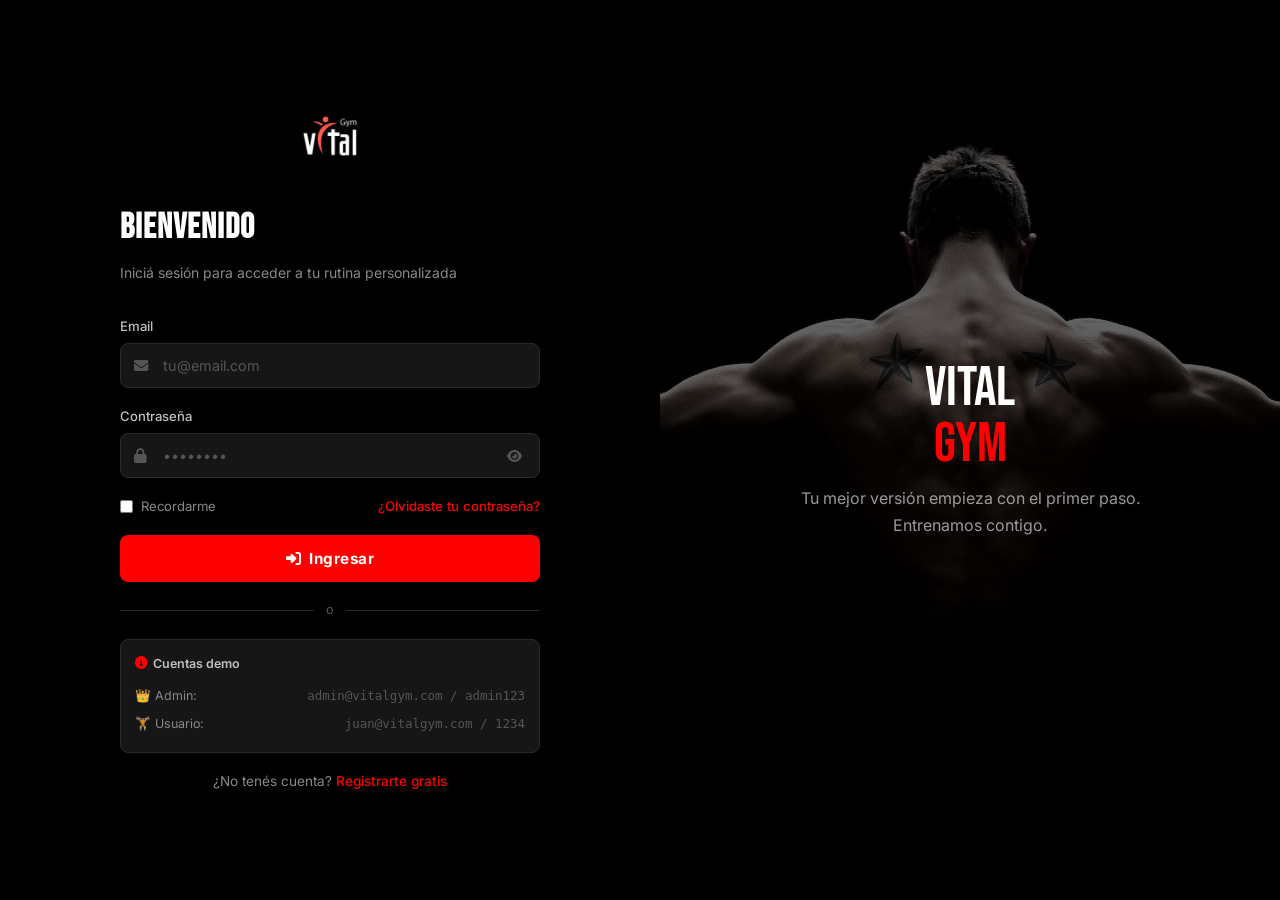
<file: dashboard-usuario.html>
<!DOCTYPE html>
<html lang="es">
<head>
  <meta charset="UTF-8">
  <meta name="viewport" content="width=device-width, initial-scale=1.0">
  <title>Mi Panel – Vital Gym</title>
  <link rel="stylesheet" href="app.css">
  <link rel="stylesheet" href="https://cdnjs.cloudflare.com/ajax/libs/font-awesome/6.5.0/css/all.min.css">
</head>
<body>
<div class="app-container">

  <!-- SIDEBAR -->
  <aside class="sidebar" id="sidebar">
    <div class="sidebar-brand">
      <img src="img/transparent-Photoroom.png" alt="Vital Gym">
    </div>
    <nav class="sidebar-nav">
      <div class="nav-section-label">Principal</div>
      <a href="dashboard-usuario.html" class="nav-item active"><i class="fas fa-home"></i><span>Inicio</span></a>
      <a href="rutina-activa.html" class="nav-item"><i class="fas fa-dumbbell"></i><span>Mi Rutina</span></a>
      <a href="progreso.html" class="nav-item"><i class="fas fa-chart-line"></i><span>Progreso</span></a>
      <div class="nav-divider"></div>
      <div class="nav-section-label">Perfil</div>
      <a href="perfil.html" class="nav-item"><i class="fas fa-user"></i><span>Mi Perfil</span></a>
    </nav>
    <div class="sidebar-footer">
      <div class="sidebar-user" id="sidebarUser"></div>
      <button class="btn-logout" onclick="VG.logout()"><i class="fas fa-sign-out-alt"></i><span>Cerrar sesión</span></button>
    </div>
  </aside>
  <div class="sidebar-overlay" id="sidebarOverlay" onclick="closeSidebar()"></div>

  <!-- MAIN -->
  <main class="main-content">
    <header class="topbar">
      <div style="display:flex;align-items:center;gap:12px">
        <button class="hamburger" onclick="openSidebar()"><i class="fas fa-bars"></i></button>
        <span class="topbar-title">INICIO</span>
      </div>
      <div class="topbar-right">
        <div class="topbar-avatar" id="topbarAvatar"></div>
      </div>
    </header>

    <div class="page-body">

      <!-- GREETING -->
      <div class="section-gap fade-in">
        <h2 style="font-family:var(--font-head);font-size:2rem;color:var(--text-1);letter-spacing:1px" id="greeting">BIENVENIDO</h2>
        <p style="color:var(--text-3);margin-top:4px" id="greetingSub">Listo para entrenar hoy?</p>
      </div>

      <!-- STATS -->
      <div class="grid-4 section-gap">
        <div class="stat-card fade-in delay-1">
          <div class="stat-card-accent"></div>
          <div class="stat-card-icon"><i class="fas fa-fire"></i></div>
          <div class="stat-card-value" id="statStreak">0</div>
          <div class="stat-card-label">Días seguidos</div>
        </div>
        <div class="stat-card fade-in delay-2">
          <div class="stat-card-accent"></div>
          <div class="stat-card-icon"><i class="fas fa-dumbbell"></i></div>
          <div class="stat-card-value" id="statTotal">0</div>
          <div class="stat-card-label">Entrenamientos</div>
        </div>
        <div class="stat-card fade-in delay-3">
          <div class="stat-card-icon"><i class="fas fa-calendar-week"></i></div>
          <div class="stat-card-accent"></div>
          <div class="stat-card-value" id="statWeek">0</div>
          <div class="stat-card-label">Esta semana</div>
        </div>
        <div class="stat-card fade-in delay-4">
          <div class="stat-card-accent"></div>
          <div class="stat-card-icon"><i class="fas fa-clock"></i></div>
          <div class="stat-card-value" id="statTime">0h</div>
          <div class="stat-card-label">Tiempo total</div>
        </div>
      </div>

      <!-- MAIN GRID -->
      <div class="dashboard-grid" id="mainGrid">

        <!-- TODAY'S WORKOUT -->
        <div class="card fade-in">
          <div class="card-header">
            <div>
              <div class="card-title"><i class="fas fa-bolt" style="color:var(--primary)"></i> Entrenamiento de hoy</div>
              <div class="card-subtitle" id="todayDate"></div>
            </div>
            <a href="rutina-activa.html" class="btn btn-primary btn-sm"><i class="fas fa-play"></i> Comenzar</a>
          </div>
          <div id="todayWorkout">
            <div class="empty-state">
              <i class="fas fa-calendar-times"></i>
              <h3>Sin rutina asignada</h3>
              <p>Tu instructor aún no te asignó una rutina. Contactalo para que configure tu plan.</p>
            </div>
          </div>
        </div>

        <!-- RIGHT COLUMN -->
        <div style="display:flex;flex-direction:column;gap:20px">

          <!-- PROFILE CARD -->
          <div class="card fade-in delay-1">
            <div class="card-title">Mi Perfil</div>
            <div id="profileCard" style="margin-top:16px"></div>
            <a href="perfil.html" class="btn btn-outline btn-sm btn-block mt-16"><i class="fas fa-edit"></i> Editar perfil</a>
          </div>

          <!-- ACHIEVEMENTS -->
          <div class="card fade-in delay-2">
            <div class="card-title mb-16">Logros</div>
            <div id="achievementsList" style="display:flex;flex-direction:column;gap:10px"></div>
          </div>

        </div>
      </div>

      <!-- WEEKLY ACTIVITY -->
      <div class="card mt-20 fade-in">
        <div class="card-header">
          <div class="card-title"><i class="fas fa-chart-bar" style="color:var(--primary)"></i> Actividad semanal</div>
        </div>
        <div class="week-chart" id="weekChart"></div>
        <div style="display:flex;justify-content:space-between;margin-top:12px;font-size:0.78rem;color:var(--text-4)">
          <span>Lun</span><span>Mar</span><span>Mié</span><span>Jue</span><span>Vie</span><span>Sáb</span><span>Dom</span>
        </div>
      </div>

    </div><!-- /page-body -->
  </main>

  <!-- BOTTOM NAV -->
  <nav class="bottom-nav">
    <div class="bottom-nav-inner">
      <a href="dashboard-usuario.html" class="bottom-nav-item active"><i class="fas fa-home"></i><span>Inicio</span></a>
      <a href="rutina-activa.html" class="bottom-nav-item"><i class="fas fa-dumbbell"></i><span>Rutina</span></a>
      <a href="progreso.html" class="bottom-nav-item"><i class="fas fa-chart-line"></i><span>Progreso</span></a>
      <a href="perfil.html" class="bottom-nav-item"><i class="fas fa-user"></i><span>Perfil</span></a>
    </div>
  </nav>
</div>

<script src="app.js"></script>
<script>
document.addEventListener('DOMContentLoaded', () => {
  VG.init();
  VG.guard();
  const u = VG.me();
  if (u.role === 'admin') return location.href = 'dashboard-admin.html';

  const initials = u.name.split(' ').map(w=>w[0]).join('').slice(0,2).toUpperCase();
  document.getElementById('topbarAvatar').textContent = initials;
  document.getElementById('sidebarUser').innerHTML = `
    <div class="sidebar-user-avatar">${initials}</div>
    <div class="sidebar-user-info">
      <div class="sidebar-user-name">${u.name}</div>
      <div class="sidebar-user-role">${VG.levelLabel(u.level)||'Miembro'}</div>
    </div>`;

  const hour = new Date().getHours();
  const greet = hour < 12 ? 'Buenos días' : hour < 19 ? 'Buenas tardes' : 'Buenas noches';
  const firstName = u.name.split(' ')[0];
  document.getElementById('greeting').textContent = `${greet.toUpperCase()}, ${firstName.toUpperCase()}`;
  document.getElementById('greetingSub').textContent = '¿Listo para entrenar hoy?';
  document.getElementById('todayDate').textContent = new Date().toLocaleDateString('es-AR', {weekday:'long',day:'numeric',month:'long'});

  // Sessions
  const sessions = VG.userSessions(u.id);
  document.getElementById('statTotal').textContent = sessions.length;
  document.getElementById('statStreak').textContent = u.streak || 0;
  const now = new Date();
  const weekStart = new Date(now); weekStart.setDate(now.getDate() - now.getDay() + 1); weekStart.setHours(0,0,0,0);
  const weekSessions = sessions.filter(s => new Date(s.date) >= weekStart);
  document.getElementById('statWeek').textContent = weekSessions.length;
  const totalMins = sessions.reduce((a,s) => a + (s.duration||0), 0);
  document.getElementById('statTime').textContent = Math.round(totalMins/60) + 'h';

  // Today's workout
  const routine = u.routineId ? VG.getRoutine(u.routineId) : null;
  if (routine && routine.days.length) {
    const dayIdx = sessions.length % routine.days.length;
    const day = routine.days[dayIdx];
    let html = `<div style="display:flex;align-items:center;gap:10px;margin-bottom:16px">
      <span class="badge badge-red"><i class="fas fa-calendar-day"></i> ${day.name}</span>
      <span class="text-muted" style="font-size:0.78rem">${day.exercises.length} ejercicios</span>
    </div><div style="display:flex;flex-direction:column;gap:8px">`;
    day.exercises.slice(0,5).forEach(ex => {
      const e = VG.getExercise(ex.exerciseId);
      if (!e) return;
      html += `<div class="exercise-card">
        <div class="ex-info">
          <div class="ex-name">${e.name}</div>
          <div class="ex-meta"><i class="fas fa-layer-group" style="color:var(--primary);margin-right:4px"></i>${ex.duration||`${ex.sets} series × ${ex.reps} reps`} · descanso ${ex.rest}s</div>
        </div>
        <span class="ex-sets-badge">${ex.duration||`${ex.sets}×${ex.reps}`}</span>
      </div>`;
    });
    if (day.exercises.length > 5) html += `<p style="font-size:0.8rem;color:var(--text-3);text-align:center;padding:8px">+${day.exercises.length-5} ejercicios más</p>`;
    html += '</div>';
    document.getElementById('todayWorkout').innerHTML = html;
  }

  // Profile card
  document.getElementById('profileCard').innerHTML = `
    <div style="display:flex;gap:14px;align-items:center">
      <div class="avatar-lg">${initials}</div>
      <div>
        <div style="font-weight:600;color:var(--text-1)">${u.name}</div>
        <div style="font-size:0.78rem;color:var(--text-3)">${u.email}</div>
        <div style="display:flex;gap:6px;margin-top:6px">
          <span class="badge badge-red">${VG.levelLabel(u.level)||'—'}</span>
          <span class="badge badge-gray">${VG.objLabel(u.objective)||'—'}</span>
        </div>
      </div>
    </div>
    <div style="display:grid;grid-template-columns:1fr 1fr;gap:10px;margin-top:16px">
      ${u.weight ? `<div style="background:var(--bg-3);padding:10px;border-radius:8px;text-align:center"><div style="font-family:var(--font-head);font-size:1.4rem;color:var(--text-1)">${u.weight}<small style="font-size:0.6em">kg</small></div><div style="font-size:0.72rem;color:var(--text-3)">Peso</div></div>` : ''}
      ${u.height ? `<div style="background:var(--bg-3);padding:10px;border-radius:8px;text-align:center"><div style="font-family:var(--font-head);font-size:1.4rem;color:var(--text-1)">${u.height}<small style="font-size:0.6em">cm</small></div><div style="font-size:0.72rem;color:var(--text-3)">Altura</div></div>` : ''}
    </div>`;

  // Achievements
  const achievements = [
    { icon:'🏆', name:'Primera sesión', desc:'Completaste tu primer entrenamiento', unlocked: sessions.length >= 1 },
    { icon:'🔥', name:'Racha de 5 días', desc:'5 días seguidos entrenando', unlocked: (u.streak||0) >= 5 },
    { icon:'💪', name:'10 entrenamientos', desc:'Alcanzaste 10 sesiones completadas', unlocked: sessions.length >= 10 },
    { icon:'⚡', name:'Veterano', desc:'25 entrenamientos completados', unlocked: sessions.length >= 25 },
  ];
  document.getElementById('achievementsList').innerHTML = achievements.map(a => `
    <div class="achievement-card${a.unlocked ? '' : ' locked'}">
      <div class="achievement-icon">${a.icon}</div>
      <div><div class="achievement-name">${a.name}${a.unlocked ? ' ✓' : ''}</div><div class="achievement-desc">${a.desc}</div></div>
    </div>`).join('');

  // Week chart
  const days = ['Lun','Mar','Mié','Jue','Vie','Sáb','Dom'];
  const weekData = [0,0,0,0,0,0,0];
  const today2 = new Date();
  sessions.forEach(s => {
    const d = new Date(s.date);
    const diff = Math.floor((today2 - d) / 86400000);
    if (diff < 7) { const idx = (d.getDay()+6)%7; weekData[idx]++; }
  });
  const max = Math.max(...weekData, 1);
  document.getElementById('weekChart').innerHTML = weekData.map((v,i) => `
    <div class="week-col">
      <div class="week-bar-wrap">
        <div class="week-bar${v > 0 ? ' active' : ''}" style="height:${Math.round((v/max)*100)}%"></div>
      </div>
    </div>`).join('');

});

function openSidebar() {
  document.getElementById('sidebar').classList.add('open');
  document.getElementById('sidebarOverlay').classList.add('open');
}
function closeSidebar() {
  document.getElementById('sidebar').classList.remove('open');
  document.getElementById('sidebarOverlay').classList.remove('open');
}
</script>
</body>
</html>
</file>
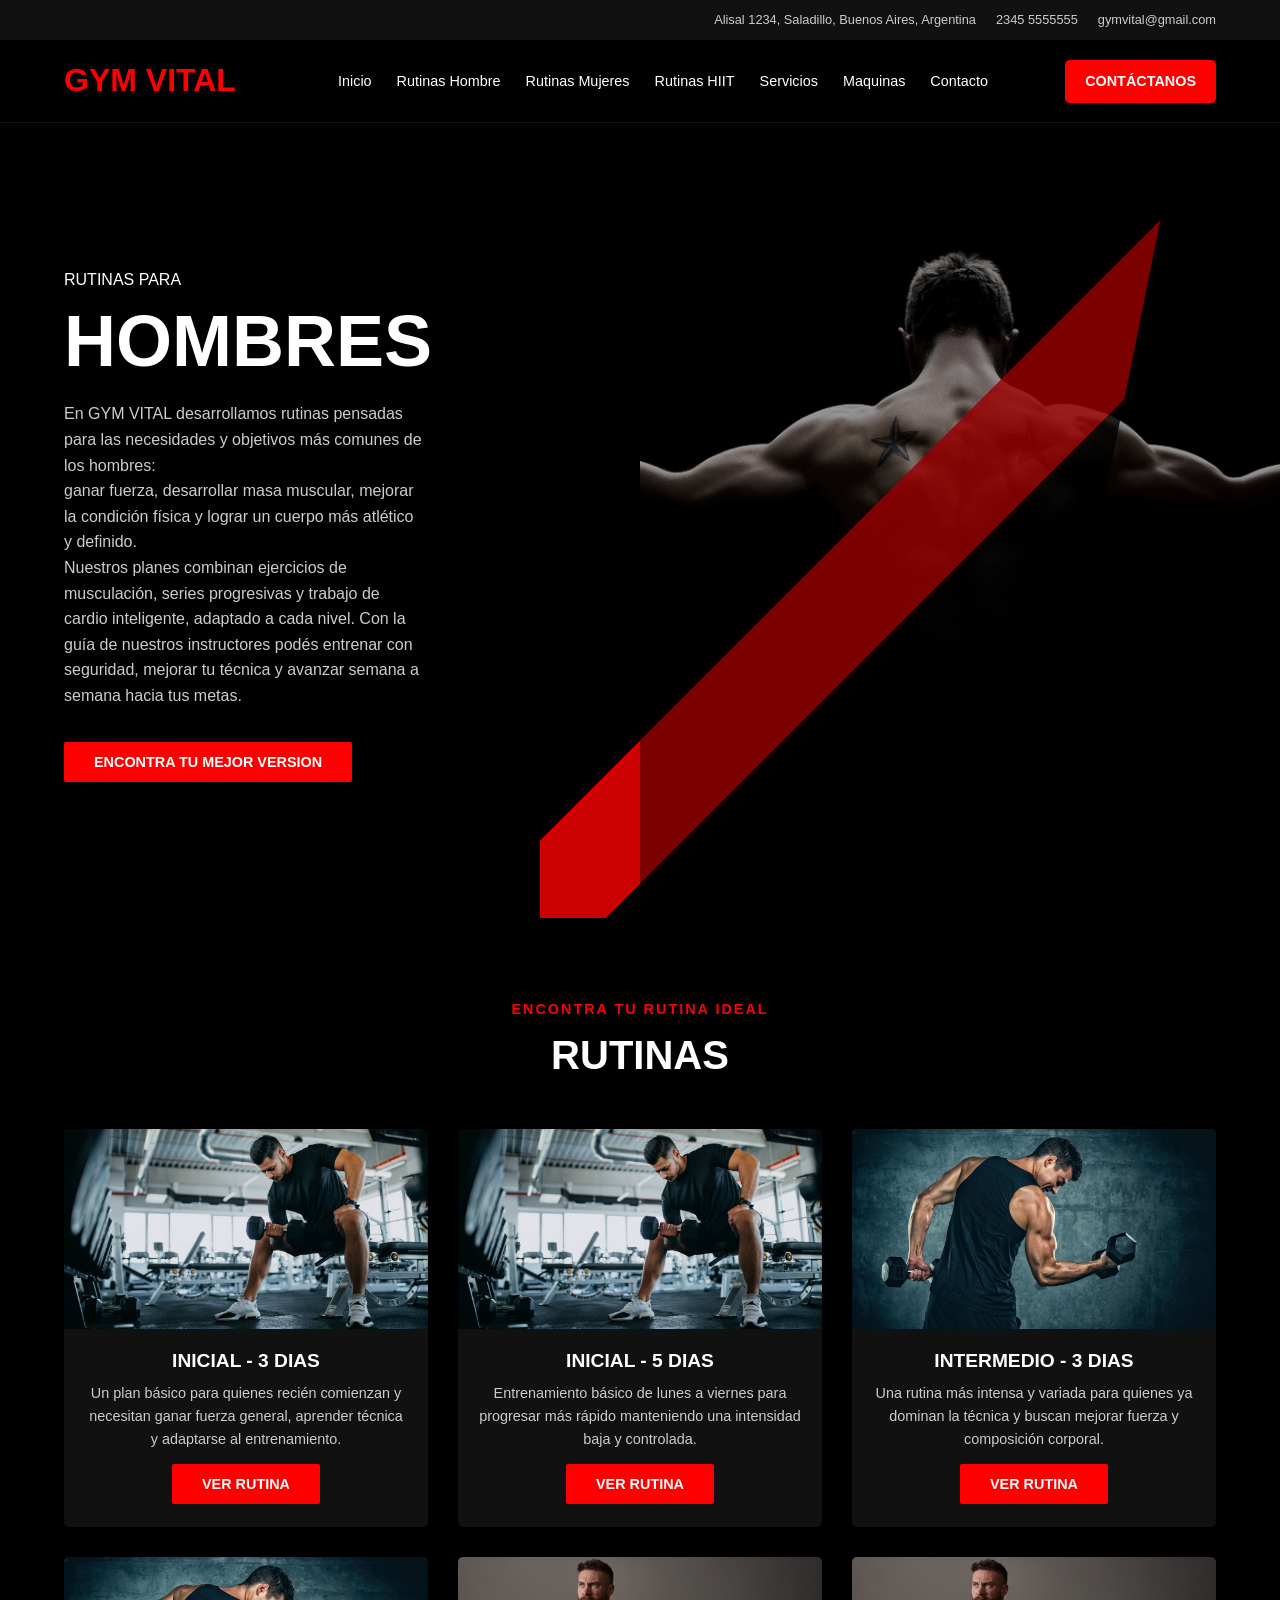
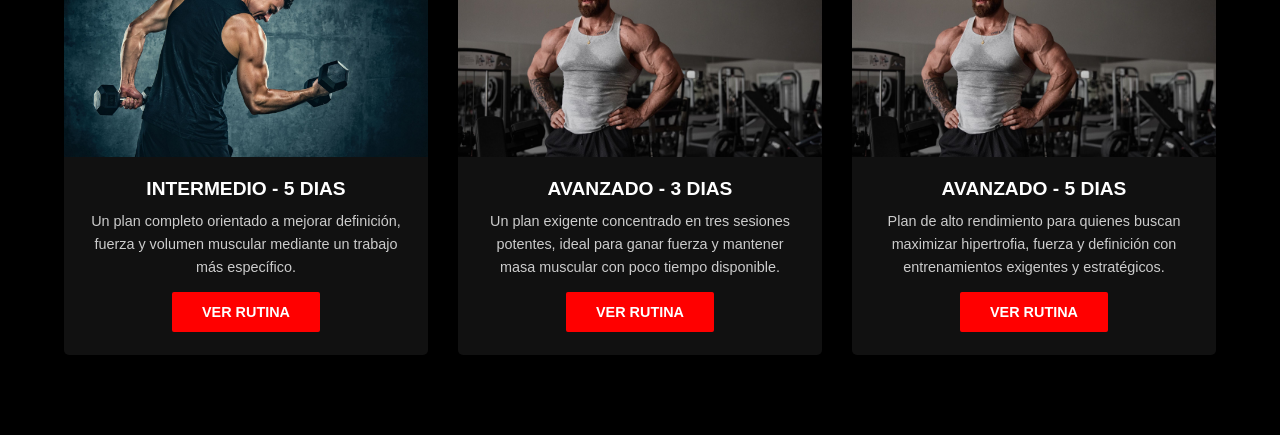
<file: hombres.html>
<!DOCTYPE html>
<html lang="es">

<head>
    <meta charset="UTF-8">
    <meta name="viewport" content="width=device-width, initial-scale=1.0">
    <title>GYM VITAL</title>
    <link rel="stylesheet" href="styleshombres.css">
    <link rel="manifest" href="/manifest.json">
    <meta name="theme-color" content="#c8a84b">
    <meta name="apple-mobile-web-app-capable" content="yes">
    <meta name="apple-mobile-web-app-status-bar-style" content="black-translucent">
    <meta name="apple-mobile-web-app-title" content="GYM VITAL">
    <link rel="apple-touch-icon" href="/img/icon-192.png">
</head>

<body>

    <header class="header">
        <div class="header-top-bar">
            <p>Alisal 1234, Saladillo, Buenos Aires, Argentina</p>
            <p>2345 5555555</p>
            <p>gymvital@gmail.com</p>
        </div>
        <nav class="navbar">
            <div class="logo">
                <span class="logo-text">GYM VITAL</span>
            </div>
            <ul class="nav-links">
                <li><a href="index.html">Inicio</a></li>
                <li><a href="rutinashombre.html">Rutinas Hombre</a></li>
                <li><a href="rutinasmujer.html">Rutinas Mujeres</a></li>
                <li><a href="rutinashiit.html">Rutinas HIIT</a></li>
                <li><a href="#servicios">Servicios</a></li>
                <li><a href="#maquinas">Maquinas</a></li>
                <li><a href="#contacto">Contacto</a></li>
            </ul>
            <a href="#contacto" class="btn btn-primary">Contáctanos</a>
        </nav>
    </header>

    <section class="hero-section">
        <div class="hero-content">
            <p class="since">RUTINAS PARA</p>
            <h1>HOMBRES</h1>
            <p>En GYM VITAL desarrollamos rutinas pensadas para las necesidades y objetivos más comunes de los
                hombres:<br>
                ganar fuerza, desarrollar masa muscular, mejorar la condición física y lograr un cuerpo más atlético y
                definido. <br>Nuestros planes combinan ejercicios de musculación, series progresivas y trabajo de cardio
                inteligente, adaptado a cada nivel. Con la guía de nuestros instructores podés entrenar con seguridad,
                mejorar tu técnica y avanzar semana a semana hacia tus metas.</p>
            <a href="#leer-mas" class="btn btn-secondary">encontra tu mejor version</a>
        </div>
        <div class="hero-image">
            <div class="overlay-shape"></div>
        </div>
    </section>



    <section class="training-programs">
        <p class="subtitle">encontra tu rutina ideal</p>
        <h2>RUTINAS</h2>
        <div class="programs-grid">

            <div class="program-card">
                <div class="card-image-placeholder">
                </div>
                <h3>inicial - 3 dias</h3>
                <p>Un plan básico para quienes recién comienzan y necesitan ganar fuerza general, aprender técnica y
                    adaptarse al entrenamiento.</p>
                <a href="inicial3diashombre.html" class="btn btn-secondary">Ver rutina</a>
            </div>



            <div class="program-card">
                <div class="card-image-placeholder">
                </div>
                <h3>inicial - 5 dias</h3>
                <p>Entrenamiento básico de lunes a viernes para progresar más rápido manteniendo una intensidad baja y
                    controlada.</p>
                <a href="inicial5diashombre.html" class="btn btn-secondary">Ver rutina</a>
            </div>

            <div class="program-card">
                <div class="card-image-placeholder">
                </div>
                <h3>intermedio - 3 dias</h3>
                <p>Una rutina más intensa y variada para quienes ya dominan la técnica y buscan mejorar fuerza y
                    composición corporal.</p>
                <a href="intermedio3diashombre.html" class="btn btn-secondary">Ver rutina</a>
            </div>

            <div class="program-card">
                <div class="card-image-placeholder">
                </div>
                <h3>intermedio - 5 dias</h3>
                <p>Un plan completo orientado a mejorar definición, fuerza y volumen muscular mediante un trabajo más
                    específico.</p>
                <a href="intermedio5diashombre.html" class="btn btn-secondary">Ver rutina</a>
            </div>

            <div class="program-card">
                <div class="card-image-placeholder">
                </div>
                <h3>avanzado - 3 dias</h3>
                <p>Un plan exigente concentrado en tres sesiones potentes, ideal para ganar fuerza y mantener masa
                    muscular con poco tiempo disponible.</p>
                <a href="avanzado3diashombre.html" class="btn btn-secondary">Ver rutina</a>
            </div>

            <div class="program-card">
                <div class="card-image-placeholder">
                </div>
                <h3>avanzado - 5 dias</h3>
                <p>Plan de alto rendimiento para quienes buscan maximizar hipertrofia, fuerza y definición con
                    entrenamientos exigentes y estratégicos.</p>
                <a href="avanzado5diashombre.html" class="btn btn-secondary">Ver rutina</a>
            </div>

        </div>
    </section>

    <script>
      if ('serviceWorker' in navigator) {
        window.addEventListener('load', () => navigator.serviceWorker.register('/sw.js'));
      }
    </script>
</body>

</html>
</file>
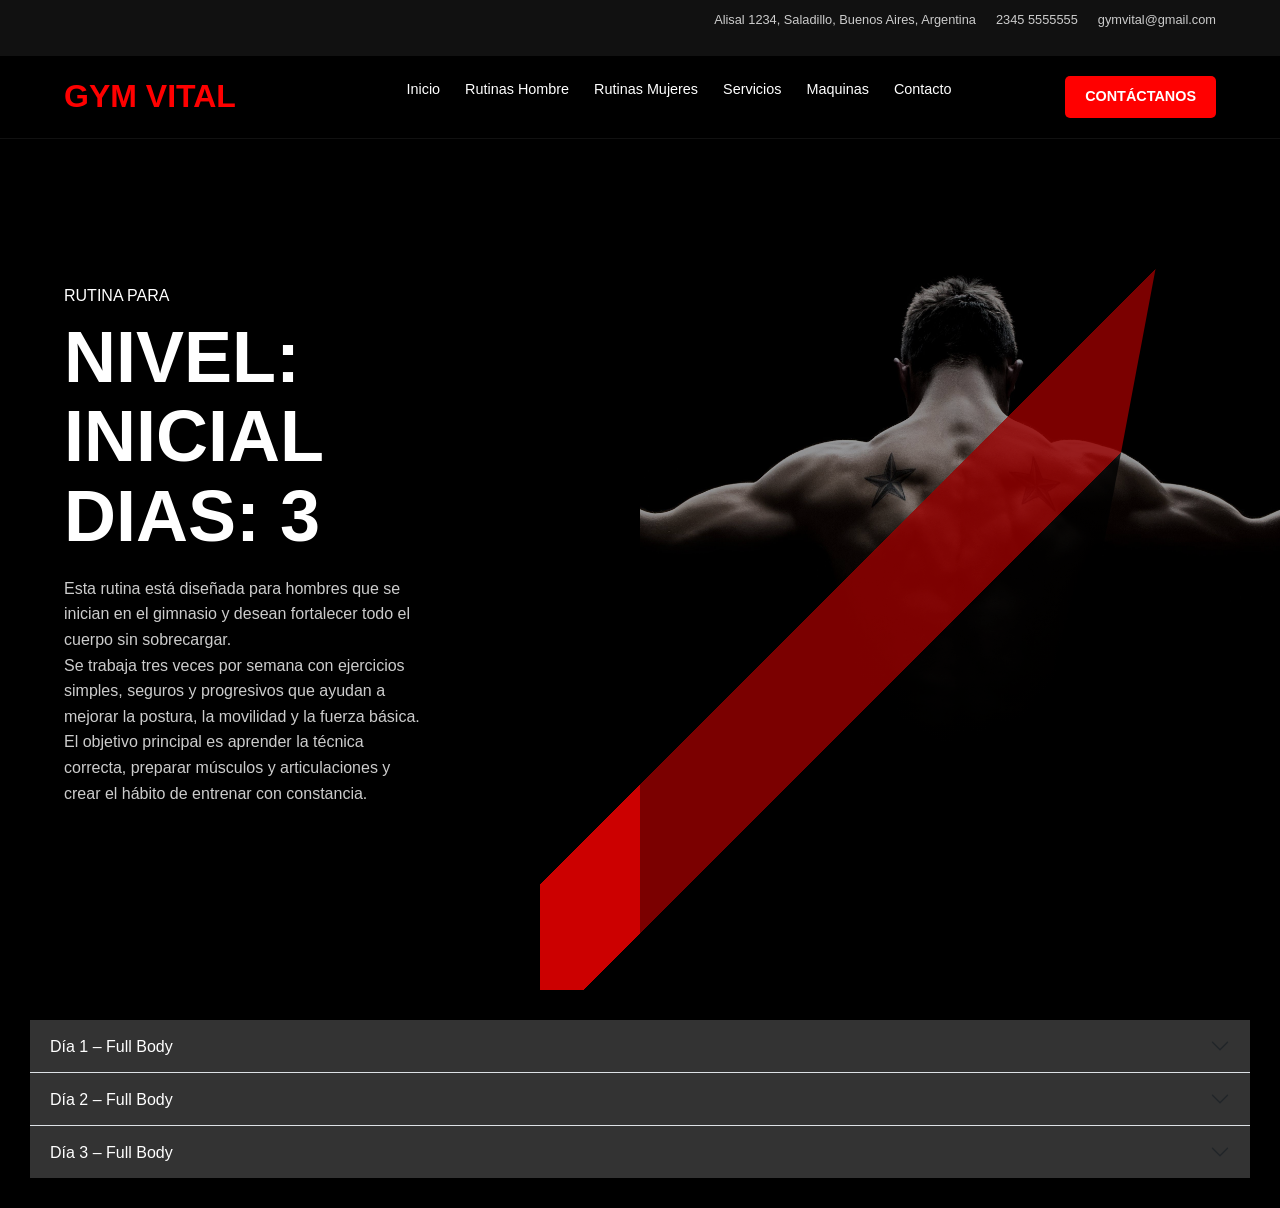
<file: inicial3diashombre.html>
<!DOCTYPE html>
<html lang="es">

<head>
    <meta charset="UTF-8">
    <link href="https://cdn.jsdelivr.net/npm/bootstrap@5.3.8/dist/css/bootstrap.min.css" rel="stylesheet"
        integrity="sha384-sRIl4kxILFvY47J16cr9ZwB07vP4J8+LH7qKQnuqkuIAvNWLzeN8tE5YBujZqJLB" crossorigin="anonymous">
    <script src="https://cdn.jsdelivr.net/npm/bootstrap@5.3.8/dist/js/bootstrap.bundle.min.js"
        integrity="sha384-FKyoEForCGlyvwx9Hj09JcYn3nv7wiPVlz7YYwJrWVcXK/BmnVDxM+D2scQbITxI" crossorigin="anonymous">
    </script>

    <meta name="viewport" content="width=device-width, initial-scale=1.0">
    <title>GYM VITAL</title>
    <link rel="stylesheet" href="styleshombres.css">
    <link rel="manifest" href="/manifest.json">
    <meta name="theme-color" content="#c8a84b">
    <meta name="apple-mobile-web-app-capable" content="yes">
    <meta name="apple-mobile-web-app-status-bar-style" content="black-translucent">
    <meta name="apple-mobile-web-app-title" content="GYM VITAL">
    <link rel="apple-touch-icon" href="/img/icon-192.png">
    <link rel="stylesheet" href="exercise-3d.css">
    <script src="exercise-3d.js" defer></script>
</head>

<body>

    <header class="header">
        <div class="header-top-bar">
            <p>Alisal 1234, Saladillo, Buenos Aires, Argentina</p>
            <p>2345 5555555</p>
            <p>gymvital@gmail.com</p>
        </div>
        <nav class="navbar">
            <div class="logo">
                <span class="logo-text">GYM VITAL</span>
            </div>
            <ul class="nav-links">
                <li><a href="index.html">Inicio</a></li>
                <li><a href="rutinashombre.html">Rutinas Hombre</a></li>
                <li><a href="rutinasmujer.html">Rutinas Mujeres</a></li>
                <li><a href="#servicios">Servicios</a></li>
                <li><a href="#maquinas">Maquinas</a></li>
                <li><a href="#contacto">Contacto</a></li>
            </ul>
            <a href="#contacto" class="btn btn-primary">Contáctanos</a>
        </nav>
    </header>

    <section class="hero-section">
        <div class="hero-content">
            <p class="since">RUTINA PARA</p>
            <h1>NIVEL: INICIAL <br> DIAS: 3</h1>
            <p>Esta rutina está diseñada para hombres que se inician en el gimnasio y desean fortalecer todo el cuerpo
                sin sobrecargar. <br> Se trabaja tres veces por semana con ejercicios simples, seguros y progresivos que
                ayudan a mejorar la postura, la movilidad y la fuerza básica. <br>El objetivo principal es aprender la
                técnica correcta, preparar músculos y articulaciones y crear el hábito de entrenar con constancia.</p>
        </div>
        <div class="hero-image">
            <div class="overlay-shape"></div>
        </div>
    </section>


    <div class="contenedorrutina">

        <div class="accordion accordion-flush" id="accordionFlushExample">
            <div class="accordion-item">
                <h2 class="accordion-header">
                    <button class="accordion-button collapsed" type="button" data-bs-toggle="collapse"
                        data-bs-target="#flush-collapseOne" aria-expanded="false" aria-controls="flush-collapseOne">
                        Día 1 – Full Body
                    </button>
                </h2>
                <div id="flush-collapseOne" class="accordion-collapse collapse" data-bs-parent="#accordionFlushExample">
                    <div class="accordion-body">
                        <ul class="exercise-list">
                            <div class="exercise-item" data-exercise="Press pecho máquina"
                                data-video="https://www.youtube.com/watch?v=TAH8RxOS0VI">
                                <div class="ex-item-info">
                                    <span class="ex-item-name">Press pecho máquina</span>
                                    <span class="ex-item-sets">3×12</span>
                                </div>
                                <button class="ex-demo-btn">▶ Ver</button>
                            </div>
                            <div class="exercise-item" data-exercise="Jalón al pecho"
                                data-video="https://www.youtube.com/shorts/TcYwpzaRS1I">
                                <div class="ex-item-info">
                                    <span class="ex-item-name">Jalón al pecho</span>
                                    <span class="ex-item-sets">3×12</span>
                                </div>
                                <button class="ex-demo-btn">▶ Ver</button>
                            </div>
                            <div class="exercise-item" data-exercise="Sentadilla guiada"
                                data-video="https://www.youtube.com/shorts/a6NWs-YHUfY">
                                <div class="ex-item-info">
                                    <span class="ex-item-name">Sentadilla guiada</span>
                                    <span class="ex-item-sets">3×12</span>
                                </div>
                                <button class="ex-demo-btn">▶ Ver</button>
                            </div>
                            <div class="exercise-item" data-exercise="Prensa"
                                data-video="https://www.youtube.com/shorts/8gPJfr-2aRM">
                                <div class="ex-item-info">
                                    <span class="ex-item-name">Prensa</span>
                                    <span class="ex-item-sets">3×15</span>
                                </div>
                                <button class="ex-demo-btn">▶ Ver</button>
                            </div>
                            <div class="exercise-item" data-exercise="Bíceps polea"
                                data-video="https://www.youtube.com/shorts/6TXJGZY_FTQ">
                                <div class="ex-item-info">
                                    <span class="ex-item-name">Bíceps polea</span>
                                    <span class="ex-item-sets">3×12</span>
                                </div>
                                <button class="ex-demo-btn">▶ Ver</button>
                            </div>
                            <div class="exercise-item" data-exercise="Tríceps soguita"
                                data-video="https://www.youtube.com/shorts/vqq2NowgTrk">
                                <div class="ex-item-info">
                                    <span class="ex-item-name">Tríceps soguita</span>
                                    <span class="ex-item-sets">3×12</span>
                                </div>
                                <button class="ex-demo-btn">▶ Ver</button>
                            </div>
                            <div class="exercise-item" data-exercise="Caminadora"
                                data-video="https://www.youtube.com/shorts/4_knzdF1VwQ">
                                <div class="ex-item-info">
                                    <span class="ex-item-name">Caminadora</span>
                                    <span class="ex-item-sets">10 min</span>
                                </div>
                                <button class="ex-demo-btn">▶ Ver</button>
                            </div>
                        </ul>
                    </div>
                </div>
            </div>
            <div class="accordion-item">
                <h2 class="accordion-header">
                    <button class="accordion-button collapsed" type="button" data-bs-toggle="collapse"
                        data-bs-target="#flush-collapseTwo" aria-expanded="false" aria-controls="flush-collapseTwo">
                        Día 2 – Full Body
                    </button>
                </h2>
                <div id="flush-collapseTwo" class="accordion-collapse collapse" data-bs-parent="#accordionFlushExample">
                    <div class="accordion-body">
                        <ul class="exercise-list">
                            <div class="exercise-item" data-exercise="Press militar"
                                data-video="https://www.youtube.com/shorts/DdITN8U-kFI">
                                <div class="ex-item-info">
                                    <span class="ex-item-name">Press militar</span>
                                    <span class="ex-item-sets">3×12</span>
                                </div>
                                <button class="ex-demo-btn">▶ Ver</button>
                            </div>
                            <div class="exercise-item" data-exercise="Remo sentado"
                                data-video="https://www.youtube.com/shorts/I3Wi6GK0QMk">
                                <div class="ex-item-info">
                                    <span class="ex-item-name">Remo sentado</span>
                                    <span class="ex-item-sets">3×12</span>
                                </div>
                                <button class="ex-demo-btn">▶ Ver</button>
                            </div>
                            <div class="exercise-item" data-exercise="Estocadas guiadas"
                                data-video="https://www.youtube.com/shorts/hYOP0SfeERI">
                                <div class="ex-item-info">
                                    <span class="ex-item-name">Estocadas guiadas</span>
                                    <span class="ex-item-sets">3×12 c/pierna</span>
                                </div>
                                <button class="ex-demo-btn">▶ Ver</button>
                            </div>
                            <div class="exercise-item" data-exercise="Extensión de piernas"
                                data-video="https://www.youtube.com/shorts/oQM875T39M4">
                                <div class="ex-item-info">
                                    <span class="ex-item-name">Extensión de piernas</span>
                                    <span class="ex-item-sets">3×15</span>
                                </div>
                                <button class="ex-demo-btn">▶ Ver</button>
                            </div>
                            <div class="exercise-item" data-exercise="Curl femoral"
                                data-video="https://www.youtube.com/shorts/ENDnSAkatcw">
                                <div class="ex-item-info">
                                    <span class="ex-item-name">Curl femoral</span>
                                    <span class="ex-item-sets">3×15</span>
                                </div>
                                <button class="ex-demo-btn">▶ Ver</button>
                            </div>
                            <div class="exercise-item" data-exercise="Bicicleta"
                                data-video="https://www.youtube.com/shorts/LB8SCNImZn8">
                                <div class="ex-item-info">
                                    <span class="ex-item-name">Bicicleta</span>
                                    <span class="ex-item-sets">12 min</span>
                                </div>
                                <button class="ex-demo-btn">▶ Ver</button>
                            </div>
                        </ul>
                    </div>
                </div>
            </div>
            <div class="accordion-item">
                <h2 class="accordion-header">
                    <button class="accordion-button collapsed" type="button" data-bs-toggle="collapse"
                        data-bs-target="#flush-collapseThree" aria-expanded="false" aria-controls="flush-collapseThree">
                        Día 3 – Full Body
                    </button>
                </h2>
                <div id="flush-collapseThree" class="accordion-collapse collapse"
                    data-bs-parent="#accordionFlushExample">
                    <div class="accordion-body">
                        <ul class="exercise-list">
                            <div class="exercise-item" data-exercise="Peck deck"
                                data-video="https://www.youtube.com/shorts/a9vQ_hwIksU">
                                <div class="ex-item-info">
                                    <span class="ex-item-name">Peck deck</span>
                                    <span class="ex-item-sets">3×12</span>
                                </div>
                                <button class="ex-demo-btn">▶ Ver</button>
                            </div>
                            <div class="exercise-item" data-exercise="Remo alto polea"
                                data-video="https://www.youtube.com/shorts/Cy7DQiFqoZU">
                                <div class="ex-item-info">
                                    <span class="ex-item-name">Remo alto polea</span>
                                    <span class="ex-item-sets">3×12</span>
                                </div>
                                <button class="ex-demo-btn">▶ Ver</button>
                            </div>
                            <div class="exercise-item" data-exercise="Sentadilla guiada"
                                data-video="https://www.youtube.com/shorts/a6NWs-YHUfY">
                                <div class="ex-item-info">
                                    <span class="ex-item-name">Sentadilla guiada</span>
                                    <span class="ex-item-sets">3×12</span>
                                </div>
                                <button class="ex-demo-btn">▶ Ver</button>
                            </div>
                            <div class="exercise-item" data-exercise="Gemelos máquina"
                                data-video="https://www.youtube.com/shorts/goHLe1fninw">
                                <div class="ex-item-info">
                                    <span class="ex-item-name">Gemelos máquina</span>
                                    <span class="ex-item-sets">3×20</span>
                                </div>
                                <button class="ex-demo-btn">▶ Ver</button>
                            </div>
                            <div class="exercise-item" data-exercise="Bíceps mancuerna"
                                data-video="https://www.youtube.com/shorts/WrpQYs_n_Pw">
                                <div class="ex-item-info">
                                    <span class="ex-item-name">Bíceps mancuerna</span>
                                    <span class="ex-item-sets">3×12</span>
                                </div>
                                <button class="ex-demo-btn">▶ Ver</button>
                            </div>
                            <div class="exercise-item" data-exercise="Tríceps polea"
                                data-video="https://www.youtube.com/shorts/S1mPrwz8JWI">
                                <div class="ex-item-info">
                                    <span class="ex-item-name">Tríceps polea</span>
                                    <span class="ex-item-sets">3×12</span>
                                </div>
                                <button class="ex-demo-btn">▶ Ver</button>
                            </div>
                            <div class="exercise-item" data-exercise="Elíptico"
                                data-video="https://www.youtube.com/shorts/0-KKJe9l8Zw">
                                <div class="ex-item-info">
                                    <span class="ex-item-name">Elíptico</span>
                                    <span class="ex-item-sets">10 min</span>
                                </div>
                                <button class="ex-demo-btn">▶ Ver</button>
                            </div>
                        </ul>
                    </div>
                </div>
            </div>
        </div>
    </div>


    <script>
        if ('serviceWorker' in navigator) {
            window.addEventListener('load', () => navigator.serviceWorker.register('/sw.js'));
        }
    </script>
</body>

</html>
</file>
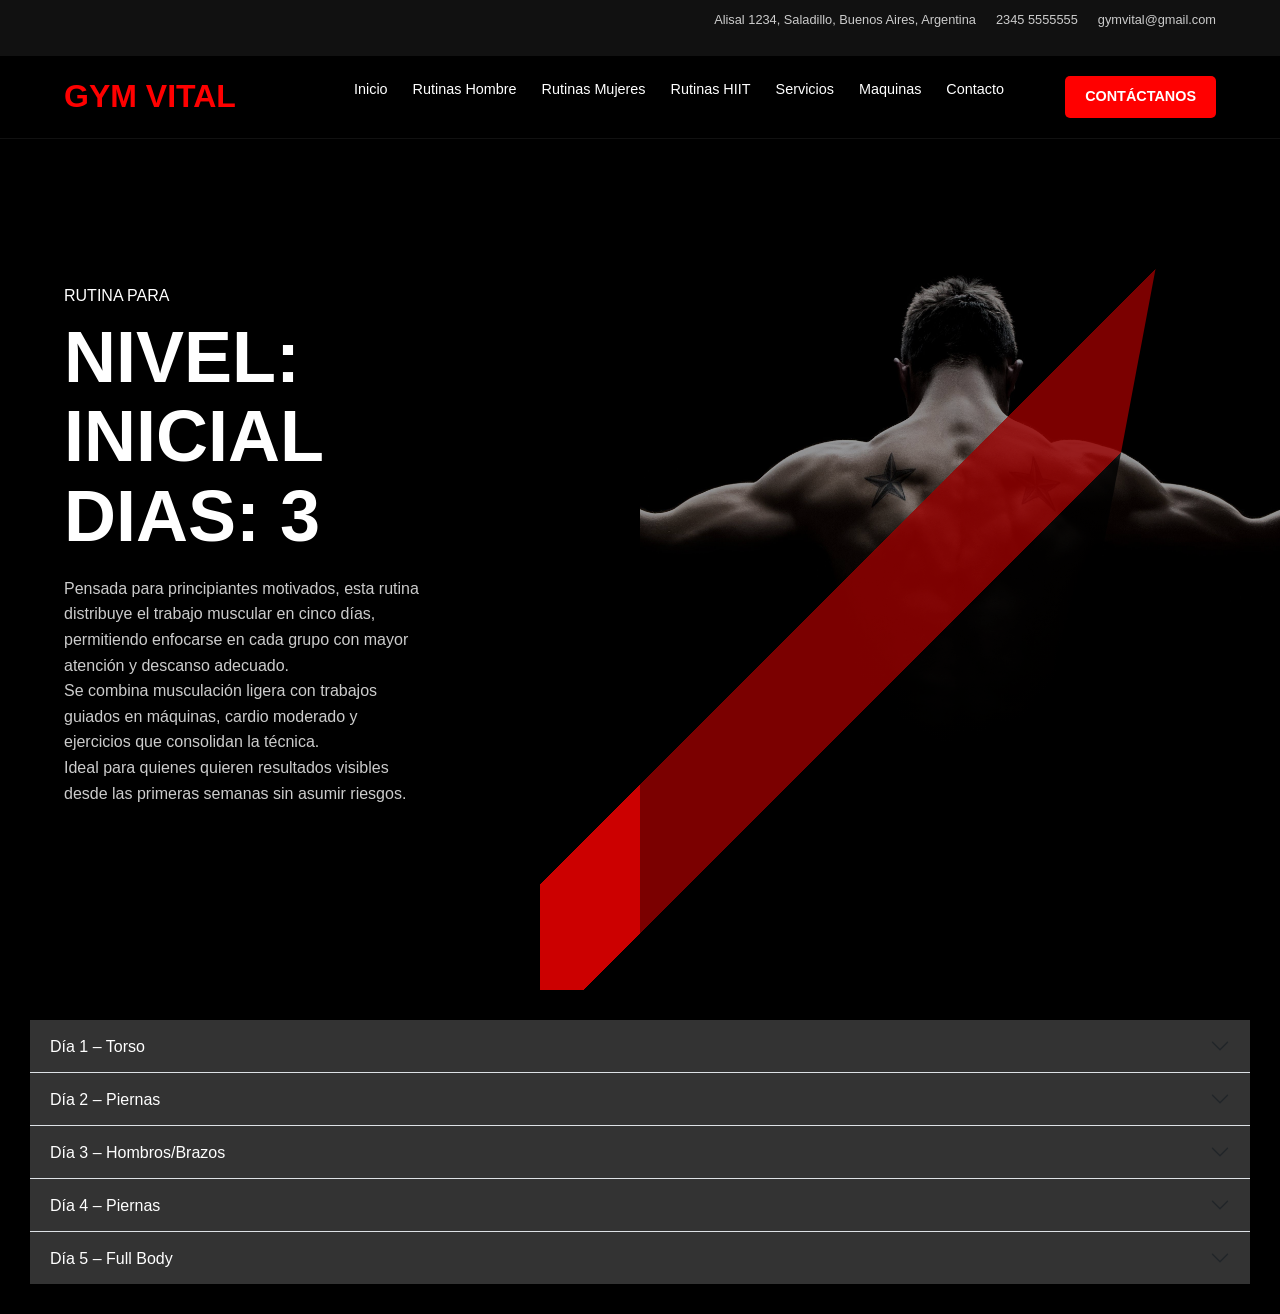
<file: inicial5diashombre.html>
<!DOCTYPE html>
<html lang="es">

<head>
    <meta charset="UTF-8">
    <link href="https://cdn.jsdelivr.net/npm/bootstrap@5.3.8/dist/css/bootstrap.min.css" rel="stylesheet"
        integrity="sha384-sRIl4kxILFvY47J16cr9ZwB07vP4J8+LH7qKQnuqkuIAvNWLzeN8tE5YBujZqJLB" crossorigin="anonymous">
    <script src="https://cdn.jsdelivr.net/npm/bootstrap@5.3.8/dist/js/bootstrap.bundle.min.js"
        integrity="sha384-FKyoEForCGlyvwx9Hj09JcYn3nv7wiPVlz7YYwJrWVcXK/BmnVDxM+D2scQbITxI" crossorigin="anonymous">
    </script>

    <meta name="viewport" content="width=device-width, initial-scale=1.0">
    <title>GYM VITAL</title>
    <link rel="stylesheet" href="styleshombres.css">
    <link rel="manifest" href="/manifest.json">
    <meta name="theme-color" content="#c8a84b">
    <meta name="apple-mobile-web-app-capable" content="yes">
    <meta name="apple-mobile-web-app-status-bar-style" content="black-translucent">
    <meta name="apple-mobile-web-app-title" content="GYM VITAL">
    <link rel="apple-touch-icon" href="/img/icon-192.png">
    <link rel="stylesheet" href="exercise-3d.css">
    <script src="exercise-3d.js" defer></script>
</head>

<body>

    <header class="header">
        <div class="header-top-bar">
            <p>Alisal 1234, Saladillo, Buenos Aires, Argentina</p>
            <p>2345 5555555</p>
            <p>gymvital@gmail.com</p>
        </div>
        <nav class="navbar">
            <div class="logo">
                <span class="logo-text">GYM VITAL</span>
            </div>
            <ul class="nav-links">
                <li><a href="index.html">Inicio</a></li>
                <li><a href="rutinashombre.html">Rutinas Hombre</a></li>
                <li><a href="rutinasmujer.html">Rutinas Mujeres</a></li>
                <li><a href="rutinashiit.html">Rutinas HIIT</a></li>
                <li><a href="#servicios">Servicios</a></li>
                <li><a href="#maquinas">Maquinas</a></li>
                <li><a href="#contacto">Contacto</a></li>
            </ul>
            <a href="#contacto" class="btn btn-primary">Contáctanos</a>
        </nav>
    </header>

    <section class="hero-section">
        <div class="hero-content">
            <p class="since">RUTINA PARA</p>
            <h1>NIVEL: INICIAL <br> DIAS: 3</h1>
            <p>Pensada para principiantes motivados, esta rutina distribuye el trabajo muscular en cinco días,
                permitiendo enfocarse en cada grupo con mayor atención y descanso adecuado. <br>Se combina musculación
                ligera con trabajos guiados en máquinas, cardio moderado y ejercicios que consolidan la técnica.
                <br>Ideal
                para quienes quieren resultados visibles desde las primeras semanas sin asumir riesgos.</p>
        </div>
        <div class="hero-image">
            <div class="overlay-shape"></div>
        </div>
    </section>


    <div class="contenedorrutina">

        <div class="accordion accordion-flush" id="accordionFlushExample">
            <div class="accordion-item">
                <h2 class="accordion-header">
                    <button class="accordion-button collapsed" type="button" data-bs-toggle="collapse"
                        data-bs-target="#flush-collapseOne" aria-expanded="false" aria-controls="flush-collapseOne">
                        Día 1 – Torso
                    </button>
                </h2>
                <div id="flush-collapseOne" class="accordion-collapse collapse" data-bs-parent="#accordionFlushExample">
                    <div class="accordion-body">

                        <ul class="exercise-list">
                <div class="exercise-item" data-exercise="Press pecho" data-video="https://www.youtube.com/watch?v=7aQY3u0Dk-Q">
                    <div class="ex-item-info">
                        <span class="ex-item-name">Press pecho</span>
                        <span class="ex-item-sets">4×12</span>
                    </div>
                    <button class="ex-demo-btn">▶ Ver</button>
                </div>
                <div class="exercise-item" data-exercise="Peck deck" data-video="https://www.youtube.com/watch?v=Zo9V7z4x8qE">
                    <div class="ex-item-info">
                        <span class="ex-item-name">Peck deck</span>
                        <span class="ex-item-sets">3×12</span>
                    </div>
                    <button class="ex-demo-btn">▶ Ver</button>
                </div>
                <div class="exercise-item" data-exercise="Jalón pecho" data-video="https://www.youtube.com/watch?v=CAwf7n6Luuc">
                    <div class="ex-item-info">
                        <span class="ex-item-name">Jalón pecho</span>
                        <span class="ex-item-sets">4×12</span>
                    </div>
                    <button class="ex-demo-btn">▶ Ver</button>
                </div>
                <div class="exercise-item" data-exercise="Remo sentado" data-video="https://www.youtube.com/watch?v=GZbfZ033f74">
                    <div class="ex-item-info">
                        <span class="ex-item-name">Remo sentado</span>
                        <span class="ex-item-sets">3×12</span>
                    </div>
                    <button class="ex-demo-btn">▶ Ver</button>
                </div>
                <div class="exercise-item" data-exercise="Caminadora" data-video="https://www.youtube.com/watch?v=HjW9Z6zZ1nE">
                    <div class="ex-item-info">
                        <span class="ex-item-name">Caminadora</span>
                        <span class="ex-item-sets">10 min</span>
                    </div>
                    <button class="ex-demo-btn">▶ Ver</button>
                </div>
            </ul>

                    </div>
                </div>
            </div>
            <div class="accordion-item">
                <h2 class="accordion-header">
                    <button class="accordion-button collapsed" type="button" data-bs-toggle="collapse"
                        data-bs-target="#flush-collapseTwo" aria-expanded="false" aria-controls="flush-collapseTwo">
                        Día 2 – Piernas
                    </button>
                </h2>
                <div id="flush-collapseTwo" class="accordion-collapse collapse" data-bs-parent="#accordionFlushExample">
                    <div class="accordion-body">
                        <ul class="exercise-list">
                <div class="exercise-item" data-exercise="Prensa" data-video="https://www.youtube.com/watch?v=IZxyjW7MPJQ">
                    <div class="ex-item-info">
                        <span class="ex-item-name">Prensa</span>
                        <span class="ex-item-sets">4×15</span>
                    </div>
                    <button class="ex-demo-btn">▶ Ver</button>
                </div>
                <div class="exercise-item" data-exercise="Sentadilla guiada" data-video="https://www.youtube.com/watch?v=Db6tIH35-R8">
                    <div class="ex-item-info">
                        <span class="ex-item-name">Sentadilla guiada</span>
                        <span class="ex-item-sets">3×12</span>
                    </div>
                    <button class="ex-demo-btn">▶ Ver</button>
                </div>
                <div class="exercise-item" data-exercise="Extensión piernas" data-video="https://www.youtube.com/watch?v=YyvSfVjQeL0">
                    <div class="ex-item-info">
                        <span class="ex-item-name">Extensión piernas</span>
                        <span class="ex-item-sets">3×15</span>
                    </div>
                    <button class="ex-demo-btn">▶ Ver</button>
                </div>
                <div class="exercise-item" data-exercise="Femoral" data-video="https://www.youtube.com/watch?v=1Tq3QdYUuHs">
                    <div class="ex-item-info">
                        <span class="ex-item-name">Femoral</span>
                        <span class="ex-item-sets">3×15</span>
                    </div>
                    <button class="ex-demo-btn">▶ Ver</button>
                </div>
                <div class="exercise-item" data-exercise="Gemelos" data-video="https://www.youtube.com/watch?v=-M4-G8p8fmc">
                    <div class="ex-item-info">
                        <span class="ex-item-name">Gemelos</span>
                        <span class="ex-item-sets">3×20</span>
                    </div>
                    <button class="ex-demo-btn">▶ Ver</button>
                </div>
            </ul>
                    </div>
                </div>
            </div>
            <div class="accordion-item">
                <h2 class="accordion-header">
                    <button class="accordion-button collapsed" type="button" data-bs-toggle="collapse"
                        data-bs-target="#flush-collapseThree" aria-expanded="false" aria-controls="flush-collapseThree">
                        Día 3 – Hombros/Brazos
                    </button>
                </h2>
                <div id="flush-collapseThree" class="accordion-collapse collapse"
                    data-bs-parent="#accordionFlushExample">
                    <div class="accordion-body">
                        <ul class="exercise-list">
                <div class="exercise-item" data-exercise="Press militar" data-video="https://www.youtube.com/watch?v=2yjwXTZQDDI">
                    <div class="ex-item-info">
                        <span class="ex-item-name">Press militar</span>
                        <span class="ex-item-sets">4×12</span>
                    </div>
                    <button class="ex-demo-btn">▶ Ver</button>
                </div>
                <div class="exercise-item" data-exercise="Laterales" data-video="https://www.youtube.com/watch?v=3VcKaXpzqRo">
                    <div class="ex-item-info">
                        <span class="ex-item-name">Laterales</span>
                        <span class="ex-item-sets">3×12</span>
                    </div>
                    <button class="ex-demo-btn">▶ Ver</button>
                </div>
                <div class="exercise-item" data-exercise="Bíceps polea" data-video="https://www.youtube.com/watch?v=av7-8igSXTs">
                    <div class="ex-item-info">
                        <span class="ex-item-name">Bíceps polea</span>
                        <span class="ex-item-sets">3×12</span>
                    </div>
                    <button class="ex-demo-btn">▶ Ver</button>
                </div>
                <div class="exercise-item" data-exercise="Tríceps soguita" data-video="https://www.youtube.com/watch?v=vB5OHsJ3EME">
                    <div class="ex-item-info">
                        <span class="ex-item-name">Tríceps soguita</span>
                        <span class="ex-item-sets">3×12</span>
                    </div>
                    <button class="ex-demo-btn">▶ Ver</button>
                </div>
                <div class="exercise-item" data-exercise="Bicicleta" data-video="https://www.youtube.com/watch?v=R2RzX7wCz3M">
                    <div class="ex-item-info">
                        <span class="ex-item-name">Bicicleta</span>
                        <span class="ex-item-sets">10 min</span>
                    </div>
                    <button class="ex-demo-btn">▶ Ver</button>
                </div>
            </ul>
                    </div>
                </div>
            </div>
            <div class="accordion-item">
                <h2 class="accordion-header">
                    <button class="accordion-button collapsed" type="button" data-bs-toggle="collapse"
                        data-bs-target="#flush-collapseFour" aria-expanded="false" aria-controls="flush-collapseFour">
                        Día 4 – Piernas
                    </button>
                </h2>
                <div id="flush-collapseFour" class="accordion-collapse collapse"
                    data-bs-parent="#accordionFlushExample">
                    <div class="accordion-body">
                        <ul class="exercise-list">
                <div class="exercise-item" data-exercise="Prensa" data-video="https://www.youtube.com/watch?v=IZxyjW7MPJQ">
                    <div class="ex-item-info">
                        <span class="ex-item-name">Prensa</span>
                        <span class="ex-item-sets">4×12</span>
                    </div>
                    <button class="ex-demo-btn">▶ Ver</button>
                </div>
                <div class="exercise-item" data-exercise="Estocadas guiadas" data-video="https://www.youtube.com/watch?v=QOVaHwm-Q6U">
                    <div class="ex-item-info">
                        <span class="ex-item-name">Estocadas guiadas</span>
                        <span class="ex-item-sets">3×12 c/pierna</span>
                    </div>
                    <button class="ex-demo-btn">▶ Ver</button>
                </div>
                <div class="exercise-item" data-exercise="Aductores" data-video="https://www.youtube.com/watch?v=Gv9dY6x8F6U">
                    <div class="ex-item-info">
                        <span class="ex-item-name">Aductores</span>
                        <span class="ex-item-sets">3×15</span>
                    </div>
                    <button class="ex-demo-btn">▶ Ver</button>
                </div>
                <div class="exercise-item" data-exercise="Abductores" data-video="https://www.youtube.com/watch?v=1fW0SwvF9V0">
                    <div class="ex-item-info">
                        <span class="ex-item-name">Abductores</span>
                        <span class="ex-item-sets">3×15</span>
                    </div>
                    <button class="ex-demo-btn">▶ Ver</button>
                </div>
                <div class="exercise-item" data-exercise="Elíptico" data-video="https://www.youtube.com/watch?v=4pKly2JojMw">
                    <div class="ex-item-info">
                        <span class="ex-item-name">Elíptico</span>
                        <span class="ex-item-sets">10 min</span>
                    </div>
                    <button class="ex-demo-btn">▶ Ver</button>
                </div>
            </ul>
                    </div>
                </div>
            </div>
            <div class="accordion-item">
                <h2 class="accordion-header">
                    <button class="accordion-button collapsed" type="button" data-bs-toggle="collapse"
                        data-bs-target="#flush-collapseFive" aria-expanded="false" aria-controls="flush-collapseFive">
                        Día 5 – Full Body
                    </button>
                </h2>
                <div id="flush-collapseFive" class="accordion-collapse collapse"
                    data-bs-parent="#accordionFlushExample">
                    <div class="accordion-body">
                        <ul class="exercise-list">
                <div class="exercise-item" data-exercise="Press pecho" data-video="https://www.youtube.com/watch?v=7aQY3u0Dk-Q">
                    <div class="ex-item-info">
                        <span class="ex-item-name">Press pecho</span>
                        <span class="ex-item-sets">3×12</span>
                    </div>
                    <button class="ex-demo-btn">▶ Ver</button>
                </div>
                <div class="exercise-item" data-exercise="Jalón pecho" data-video="https://www.youtube.com/watch?v=CAwf7n6Luuc">
                    <div class="ex-item-info">
                        <span class="ex-item-name">Jalón pecho</span>
                        <span class="ex-item-sets">3×12</span>
                    </div>
                    <button class="ex-demo-btn">▶ Ver</button>
                </div>
                <div class="exercise-item" data-exercise="Prensa" data-video="https://www.youtube.com/watch?v=IZxyjW7MPJQ">
                    <div class="ex-item-info">
                        <span class="ex-item-name">Prensa</span>
                        <span class="ex-item-sets">3×15</span>
                    </div>
                    <button class="ex-demo-btn">▶ Ver</button>
                </div>
                <div class="exercise-item" data-exercise="Circuito bíceps + tríceps – 2 rondas" data-video="https://www.youtube.com/watch?v=ykJmrZ5v0Oo">
                    <div class="ex-item-info">
                        <span class="ex-item-name">Circuito bíceps + tríceps – 2 rondas</span>
                        <span class="ex-item-sets"></span>
                    </div>
                    <button class="ex-demo-btn">▶ Ver</button>
                </div>
                <div class="exercise-item" data-exercise="Cinta" data-video="https://www.youtube.com/watch?v=HjW9Z6zZ1nE">
                    <div class="ex-item-info">
                        <span class="ex-item-name">Cinta</span>
                        <span class="ex-item-sets">10 min</span>
                    </div>
                    <button class="ex-demo-btn">▶ Ver</button>
                </div>
            </ul>
                    </div>
                </div>
            </div>


        </div>
    </div>


    <script>
      if ('serviceWorker' in navigator) {
        window.addEventListener('load', () => navigator.serviceWorker.register('/sw.js'));
      }
    </script>
</body>

</html>
</file>
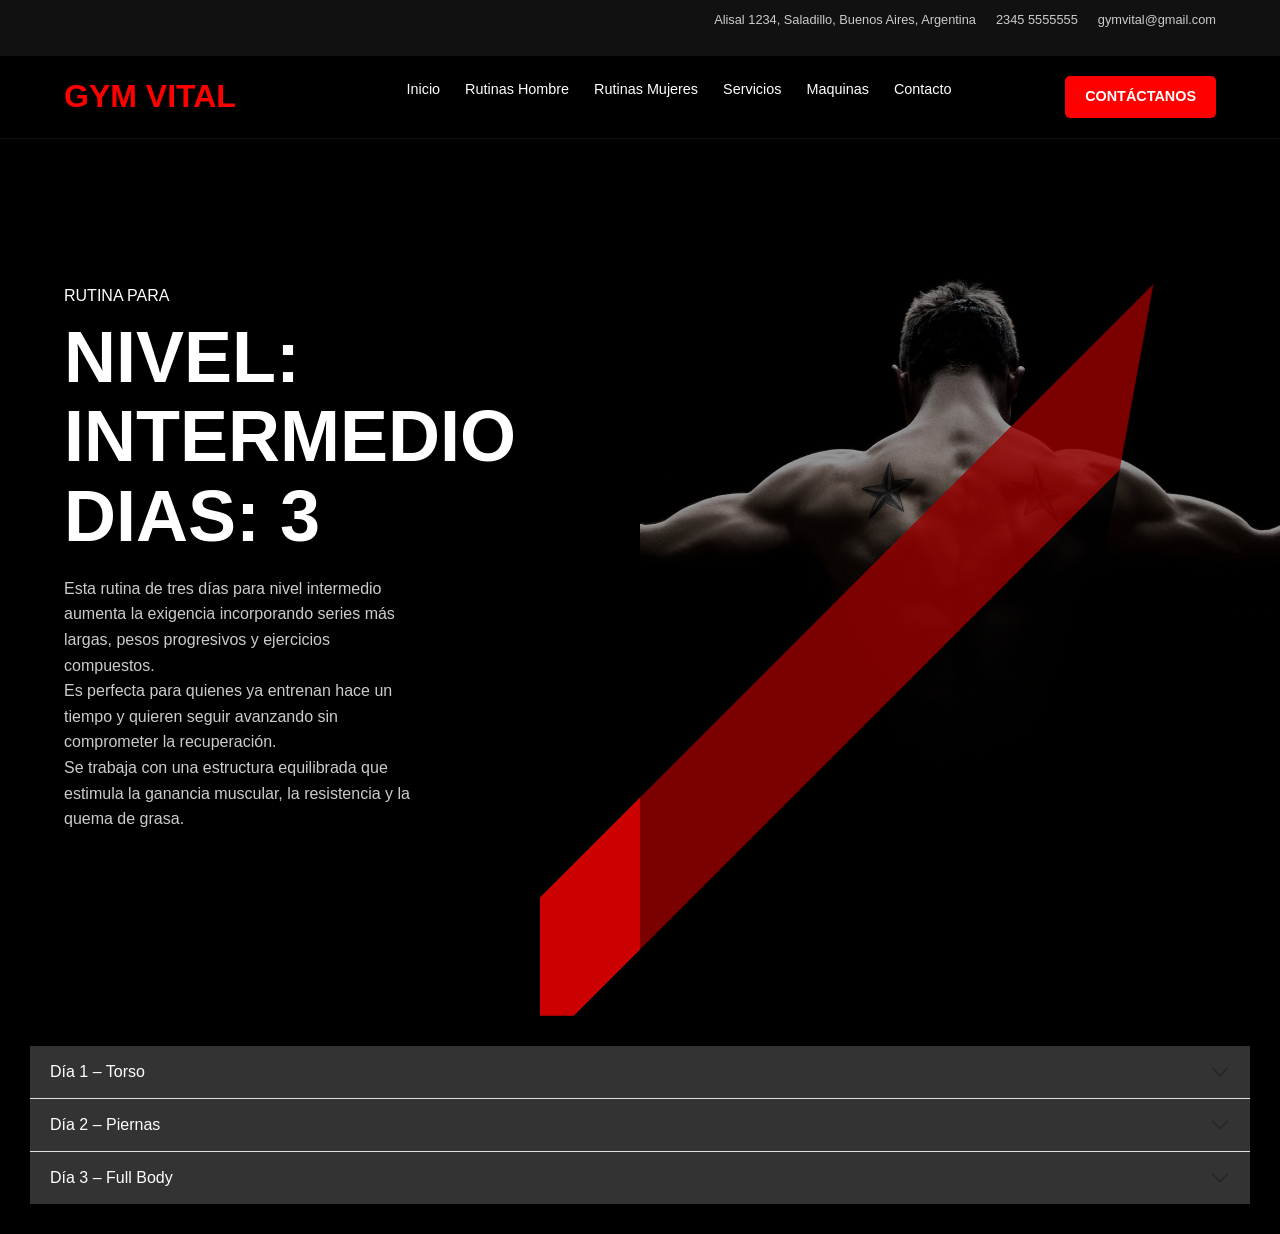
<file: intermedio3diashombre.html>
<!DOCTYPE html>
<html lang="es">

<head>
    <meta charset="UTF-8">
    <link href="https://cdn.jsdelivr.net/npm/bootstrap@5.3.8/dist/css/bootstrap.min.css" rel="stylesheet"
        integrity="sha384-sRIl4kxILFvY47J16cr9ZwB07vP4J8+LH7qKQnuqkuIAvNWLzeN8tE5YBujZqJLB" crossorigin="anonymous">
    <script src="https://cdn.jsdelivr.net/npm/bootstrap@5.3.8/dist/js/bootstrap.bundle.min.js"
        integrity="sha384-FKyoEForCGlyvwx9Hj09JcYn3nv7wiPVlz7YYwJrWVcXK/BmnVDxM+D2scQbITxI" crossorigin="anonymous">
    </script>

    <meta name="viewport" content="width=device-width, initial-scale=1.0">
    <title>GYM VITAL</title>
    <link rel="stylesheet" href="styleshombres.css">
    <link rel="manifest" href="/manifest.json">
    <meta name="theme-color" content="#c8a84b">
    <meta name="apple-mobile-web-app-capable" content="yes">
    <meta name="apple-mobile-web-app-status-bar-style" content="black-translucent">
    <meta name="apple-mobile-web-app-title" content="GYM VITAL">
    <link rel="apple-touch-icon" href="/img/icon-192.png">
    <link rel="stylesheet" href="exercise-3d.css">
    <script src="exercise-3d.js" defer></script>
</head>

<body>

    <header class="header">
        <div class="header-top-bar">
            <p>Alisal 1234, Saladillo, Buenos Aires, Argentina</p>
            <p>2345 5555555</p>
            <p>gymvital@gmail.com</p>
        </div>
        <nav class="navbar">
            <div class="logo">
                <span class="logo-text">GYM VITAL</span>
            </div>
            <ul class="nav-links">
                <li><a href="index.html">Inicio</a></li>
                <li><a href="hombre.html">Rutinas Hombre</a></li>
                <li><a href="mujer.html">Rutinas Mujeres</a></li>
                <li><a href="#servicios">Servicios</a></li>
                <li><a href="#maquinas">Maquinas</a></li>
                <li><a href="#contacto">Contacto</a></li>
            </ul>
            <a href="#contacto" class="btn btn-primary">Contáctanos</a>
        </nav>
    </header>

    <section class="hero-section">
        <div class="hero-content">
            <p class="since">RUTINA PARA</p>
            <h1>NIVEL: INTERMEDIO <br> DIAS: 3</h1>
            <p>Esta rutina de tres días para nivel intermedio aumenta la exigencia incorporando series más largas, pesos
                progresivos y ejercicios compuestos. <br> Es perfecta para quienes ya entrenan hace un tiempo y quieren
                seguir avanzando sin comprometer la recuperación. <br> Se trabaja con una estructura equilibrada que
                estimula la ganancia muscular, la resistencia y la quema de grasa.</p>
        </div>
        <div class="hero-image">
            <div class="overlay-shape"></div>
        </div>
    </section>


    <div class="contenedorrutina">

        <div class="accordion accordion-flush" id="accordionFlushExample">
            <div class="accordion-item">
                <h2 class="accordion-header">
                    <button class="accordion-button collapsed" type="button" data-bs-toggle="collapse"
                        data-bs-target="#flush-collapseOne" aria-expanded="false" aria-controls="flush-collapseOne">
                        Día 1 – Torso
                    </button>
                </h2>
                <div id="flush-collapseOne" class="accordion-collapse collapse" data-bs-parent="#accordionFlushExample">
                    <div class="accordion-body">
                        <ul class="exercise-list">
                <div class="exercise-item" data-exercise="Press pecho" data-video="https://www.youtube.com/watch?v=7aQY3u0Dk-Q">
                    <div class="ex-item-info">
                        <span class="ex-item-name">Press pecho</span>
                        <span class="ex-item-sets">4×10</span>
                    </div>
                    <button class="ex-demo-btn">▶ Ver</button>
                </div>
                <div class="exercise-item" data-exercise="Inclinado mancuernas" data-video="https://www.youtube.com/watch?v=8iPEnn-ltC8">
                    <div class="ex-item-info">
                        <span class="ex-item-name">Inclinado mancuernas</span>
                        <span class="ex-item-sets">3×10</span>
                    </div>
                    <button class="ex-demo-btn">▶ Ver</button>
                </div>
                <div class="exercise-item" data-exercise="Jalón pecho" data-video="https://www.youtube.com/watch?v=CAwf7n6Luuc">
                    <div class="ex-item-info">
                        <span class="ex-item-name">Jalón pecho</span>
                        <span class="ex-item-sets">4×10</span>
                    </div>
                    <button class="ex-demo-btn">▶ Ver</button>
                </div>
                <div class="exercise-item" data-exercise="Remo bajo" data-video="https://www.youtube.com/watch?v=GZbfZ033f74">
                    <div class="ex-item-info">
                        <span class="ex-item-name">Remo bajo</span>
                        <span class="ex-item-sets">3×10</span>
                    </div>
                    <button class="ex-demo-btn">▶ Ver</button>
                </div>
                <div class="exercise-item" data-exercise="Laterales" data-video="https://www.youtube.com/watch?v=3VcKaXpzqRo">
                    <div class="ex-item-info">
                        <span class="ex-item-name">Laterales</span>
                        <span class="ex-item-sets">3×12</span>
                    </div>
                    <button class="ex-demo-btn">▶ Ver</button>
                </div>
                <div class="exercise-item" data-exercise="Bíceps barra" data-video="https://www.youtube.com/watch?v=kwG2ipFRgfo">
                    <div class="ex-item-info">
                        <span class="ex-item-name">Bíceps barra</span>
                        <span class="ex-item-sets">3×10</span>
                    </div>
                    <button class="ex-demo-btn">▶ Ver</button>
                </div>
            </ul>
                    </div>
                </div>
            </div>
            <div class="accordion-item">
                <h2 class="accordion-header">
                    <button class="accordion-button collapsed" type="button" data-bs-toggle="collapse"
                        data-bs-target="#flush-collapseTwo" aria-expanded="false" aria-controls="flush-collapseTwo">
                        Día 2 – Piernas
                    </button>
                </h2>
                <div id="flush-collapseTwo" class="accordion-collapse collapse" data-bs-parent="#accordionFlushExample">
                    <div class="accordion-body">
                        <ul class="exercise-list">
                <div class="exercise-item" data-exercise="Sentadilla guiada" data-video="https://www.youtube.com/watch?v=Db6tIH35-R8">
                    <div class="ex-item-info">
                        <span class="ex-item-name">Sentadilla guiada</span>
                        <span class="ex-item-sets">4×10</span>
                    </div>
                    <button class="ex-demo-btn">▶ Ver</button>
                </div>
                <div class="exercise-item" data-exercise="Prensa" data-video="https://www.youtube.com/watch?v=IZxyjW7MPJQ">
                    <div class="ex-item-info">
                        <span class="ex-item-name">Prensa</span>
                        <span class="ex-item-sets">4×12</span>
                    </div>
                    <button class="ex-demo-btn">▶ Ver</button>
                </div>
                <div class="exercise-item" data-exercise="Extensiones" data-video="https://www.youtube.com/watch?v=YyvSfVjQeL0">
                    <div class="ex-item-info">
                        <span class="ex-item-name">Extensiones</span>
                        <span class="ex-item-sets">3×12</span>
                    </div>
                    <button class="ex-demo-btn">▶ Ver</button>
                </div>
                <div class="exercise-item" data-exercise="Femoral" data-video="https://www.youtube.com/watch?v=1Tq3QdYUuHs">
                    <div class="ex-item-info">
                        <span class="ex-item-name">Femoral</span>
                        <span class="ex-item-sets">3×12</span>
                    </div>
                    <button class="ex-demo-btn">▶ Ver</button>
                </div>
                <div class="exercise-item" data-exercise="Gemelos" data-video="https://www.youtube.com/watch?v=-M4-G8p8fmc">
                    <div class="ex-item-info">
                        <span class="ex-item-name">Gemelos</span>
                        <span class="ex-item-sets">4×20</span>
                    </div>
                    <button class="ex-demo-btn">▶ Ver</button>
                </div>
                <div class="exercise-item" data-exercise="Escaladora" data-video="https://www.youtube.com/watch?v=cY6Z3p7b5xA">
                    <div class="ex-item-info">
                        <span class="ex-item-name">Escaladora</span>
                        <span class="ex-item-sets">12 min</span>
                    </div>
                    <button class="ex-demo-btn">▶ Ver</button>
                </div>
            </ul>
                    </div>
                </div>
            </div>
            <div class="accordion-item">
                <h2 class="accordion-header">
                    <button class="accordion-button collapsed" type="button" data-bs-toggle="collapse"
                        data-bs-target="#flush-collapseThree" aria-expanded="false" aria-controls="flush-collapseThree">
                        Día 3 – Full Body
                    </button>
                </h2>
                <div id="flush-collapseThree" class="accordion-collapse collapse"
                    data-bs-parent="#accordionFlushExample">
                    <div class="accordion-body">
                        <ul class="exercise-list">
                <div class="exercise-item" data-exercise="Press militar" data-video="https://www.youtube.com/watch?v=2yjwXTZQDDI">
                    <div class="ex-item-info">
                        <span class="ex-item-name">Press militar</span>
                        <span class="ex-item-sets">3×10</span>
                    </div>
                    <button class="ex-demo-btn">▶ Ver</button>
                </div>
                <div class="exercise-item" data-exercise="Remo máquina" data-video="https://www.youtube.com/watch?v=HJSVR_67OlM">
                    <div class="ex-item-info">
                        <span class="ex-item-name">Remo máquina</span>
                        <span class="ex-item-sets">3×10</span>
                    </div>
                    <button class="ex-demo-btn">▶ Ver</button>
                </div>
                <div class="exercise-item" data-exercise="Prensa" data-video="https://www.youtube.com/watch?v=IZxyjW7MPJQ">
                    <div class="ex-item-info">
                        <span class="ex-item-name">Prensa</span>
                        <span class="ex-item-sets">3×12</span>
                    </div>
                    <button class="ex-demo-btn">▶ Ver</button>
                </div>
                <div class="exercise-item" data-exercise="Peso muerto rumano" data-video="https://www.youtube.com/watch?v=2SHsk9AzdjA">
                    <div class="ex-item-info">
                        <span class="ex-item-name">Peso muerto rumano</span>
                        <span class="ex-item-sets">3×10</span>
                    </div>
                    <button class="ex-demo-btn">▶ Ver</button>
                </div>
                <div class="exercise-item" data-exercise="Superset bíceps + tríceps" data-video="https://www.youtube.com/watch?v=ykJmrZ5v0Oo">
                    <div class="ex-item-info">
                        <span class="ex-item-name">Superset bíceps + tríceps</span>
                        <span class="ex-item-sets">3×12</span>
                    </div>
                    <button class="ex-demo-btn">▶ Ver</button>
                </div>
                <div class="exercise-item" data-exercise="Bicicleta" data-video="https://www.youtube.com/watch?v=R2RzX7wCz3M">
                    <div class="ex-item-info">
                        <span class="ex-item-name">Bicicleta</span>
                        <span class="ex-item-sets">10 min</span>
                    </div>
                    <button class="ex-demo-btn">▶ Ver</button>
                </div>
            </ul>
                    </div>
                </div>
            </div>
        </div>
    </div>


    <script>
      if ('serviceWorker' in navigator) {
        window.addEventListener('load', () => navigator.serviceWorker.register('/sw.js'));
      }
    </script>
</body>

</html>
</file>
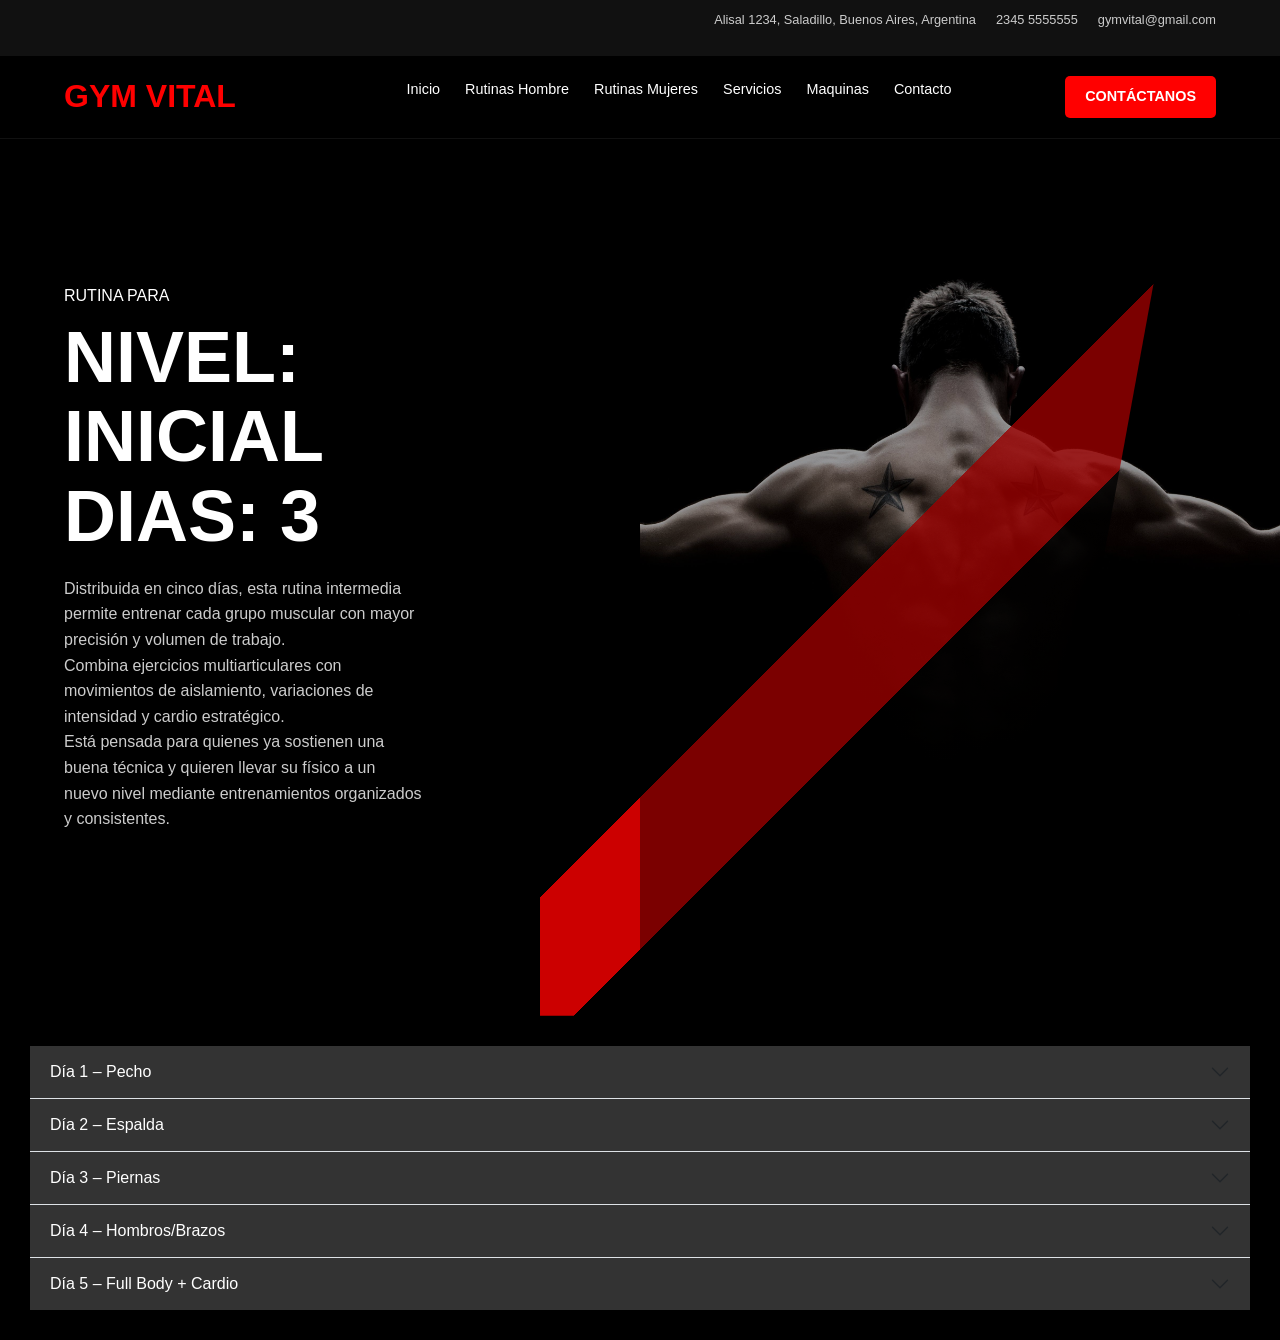
<file: intermedio5diashombre.html>
<!DOCTYPE html>
<html lang="es">

<head>
    <meta charset="UTF-8">
    <link href="https://cdn.jsdelivr.net/npm/bootstrap@5.3.8/dist/css/bootstrap.min.css" rel="stylesheet"
        integrity="sha384-sRIl4kxILFvY47J16cr9ZwB07vP4J8+LH7qKQnuqkuIAvNWLzeN8tE5YBujZqJLB" crossorigin="anonymous">
    <script src="https://cdn.jsdelivr.net/npm/bootstrap@5.3.8/dist/js/bootstrap.bundle.min.js"
        integrity="sha384-FKyoEForCGlyvwx9Hj09JcYn3nv7wiPVlz7YYwJrWVcXK/BmnVDxM+D2scQbITxI" crossorigin="anonymous">
    </script>

    <meta name="viewport" content="width=device-width, initial-scale=1.0">
    <title>GYM VITAL</title>
    <link rel="stylesheet" href="styleshombres.css">
    <link rel="manifest" href="/manifest.json">
    <meta name="theme-color" content="#c8a84b">
    <meta name="apple-mobile-web-app-capable" content="yes">
    <meta name="apple-mobile-web-app-status-bar-style" content="black-translucent">
    <meta name="apple-mobile-web-app-title" content="GYM VITAL">
    <link rel="apple-touch-icon" href="/img/icon-192.png">
    <link rel="stylesheet" href="exercise-3d.css">
    <script src="exercise-3d.js" defer></script>
</head>

<body>

    <header class="header">
        <div class="header-top-bar">
            <p>Alisal 1234, Saladillo, Buenos Aires, Argentina</p>
            <p>2345 5555555</p>
            <p>gymvital@gmail.com</p>
        </div>
        <nav class="navbar">
            <div class="logo">
                <span class="logo-text">GYM VITAL</span>
            </div>
            <ul class="nav-links">
                <li><a href="index.html">Inicio</a></li>
                <li><a href="hombre.html">Rutinas Hombre</a></li>
                <li><a href="mujer.html">Rutinas Mujeres</a></li>
                <li><a href="#servicios">Servicios</a></li>
                <li><a href="#maquinas">Maquinas</a></li>
                <li><a href="#contacto">Contacto</a></li>
            </ul>
            <a href="#contacto" class="btn btn-primary">Contáctanos</a>
        </nav>
    </header>

    <section class="hero-section">
        <div class="hero-content">
            <p class="since">RUTINA PARA</p>
            <h1>NIVEL: INICIAL <br> DIAS: 3</h1>
            <p>Distribuida en cinco días, esta rutina intermedia permite entrenar cada grupo muscular con mayor
                precisión y volumen de trabajo. <br> Combina ejercicios multiarticulares con movimientos de aislamiento,
                variaciones de intensidad y cardio estratégico.<br> Está pensada para quienes ya sostienen una buena
                técnica
                y quieren llevar su físico a un nuevo nivel mediante entrenamientos organizados y consistentes.</p>
        </div>
        <div class="hero-image">
            <div class="overlay-shape"></div>
        </div>
    </section>


    <div class="contenedorrutina">

        <div class="accordion accordion-flush" id="accordionFlushExample">
            <div class="accordion-item">
                <h2 class="accordion-header">
                    <button class="accordion-button collapsed" type="button" data-bs-toggle="collapse"
                        data-bs-target="#flush-collapseOne" aria-expanded="false" aria-controls="flush-collapseOne">
                        Día 1 – Pecho
                    </button>
                </h2>
                <div id="flush-collapseOne" class="accordion-collapse collapse" data-bs-parent="#accordionFlushExample">
                    <div class="accordion-body">
                        <ul class="exercise-list">
                <div class="exercise-item" data-exercise="Press pecho" data-video="https://www.youtube.com/watch?v=7aQY3u0Dk-Q">
                    <div class="ex-item-info">
                        <span class="ex-item-name">Press pecho</span>
                        <span class="ex-item-sets">4×10</span>
                    </div>
                    <button class="ex-demo-btn">▶ Ver</button>
                </div>
                <div class="exercise-item" data-exercise="Inclinado mancuernas" data-video="https://www.youtube.com/watch?v=8iPEnn-ltC8">
                    <div class="ex-item-info">
                        <span class="ex-item-name">Inclinado mancuernas</span>
                        <span class="ex-item-sets">4×10</span>
                    </div>
                    <button class="ex-demo-btn">▶ Ver</button>
                </div>
                <div class="exercise-item" data-exercise="Peck deck" data-video="https://www.youtube.com/watch?v=Zo9V7z4x8qE">
                    <div class="ex-item-info">
                        <span class="ex-item-name">Peck deck</span>
                        <span class="ex-item-sets">3×12</span>
                    </div>
                    <button class="ex-demo-btn">▶ Ver</button>
                </div>
            </ul>
                    </div>
                </div>
            </div>
            <div class="accordion-item">
                <h2 class="accordion-header">
                    <button class="accordion-button collapsed" type="button" data-bs-toggle="collapse"
                        data-bs-target="#flush-collapseTwo" aria-expanded="false" aria-controls="flush-collapseTwo">
                        Día 2 – Espalda
                    </button>
                </h2>
                <div id="flush-collapseTwo" class="accordion-collapse collapse" data-bs-parent="#accordionFlushExample">
                    <div class="accordion-body">
                        <ul class="exercise-list">
                <div class="exercise-item" data-exercise="Jalón pecho" data-video="https://www.youtube.com/watch?v=CAwf7n6Luuc">
                    <div class="ex-item-info">
                        <span class="ex-item-name">Jalón pecho</span>
                        <span class="ex-item-sets">4×10</span>
                    </div>
                    <button class="ex-demo-btn">▶ Ver</button>
                </div>
                <div class="exercise-item" data-exercise="Remo bajo" data-video="https://www.youtube.com/watch?v=GZbfZ033f74">
                    <div class="ex-item-info">
                        <span class="ex-item-name">Remo bajo</span>
                        <span class="ex-item-sets">4×10</span>
                    </div>
                    <button class="ex-demo-btn">▶ Ver</button>
                </div>
                <div class="exercise-item" data-exercise="Remo abierto" data-video="https://www.youtube.com/watch?v=HJSVR_67OlM">
                    <div class="ex-item-info">
                        <span class="ex-item-name">Remo abierto</span>
                        <span class="ex-item-sets">3×12</span>
                    </div>
                    <button class="ex-demo-btn">▶ Ver</button>
                </div>
                <div class="exercise-item" data-exercise="Face pull" data-video="https://www.youtube.com/watch?v=rep-qVOkqgk">
                    <div class="ex-item-info">
                        <span class="ex-item-name">Face pull</span>
                        <span class="ex-item-sets">3×15</span>
                    </div>
                    <button class="ex-demo-btn">▶ Ver</button>
                </div>
            </ul>
                    </div>
                </div>
            </div>
            <div class="accordion-item">
                <h2 class="accordion-header">
                    <button class="accordion-button collapsed" type="button" data-bs-toggle="collapse"
                        data-bs-target="#flush-collapseThree" aria-expanded="false" aria-controls="flush-collapseThree">
                        Día 3 – Piernas
                    </button>
                </h2>
                <div id="flush-collapseThree" class="accordion-collapse collapse"
                    data-bs-parent="#accordionFlushExample">
                    <div class="accordion-body">
                        <ul class="exercise-list">
                <div class="exercise-item" data-exercise="Sentadilla guiada" data-video="https://www.youtube.com/watch?v=Db6tIH35-R8">
                    <div class="ex-item-info">
                        <span class="ex-item-name">Sentadilla guiada</span>
                        <span class="ex-item-sets">4×10</span>
                    </div>
                    <button class="ex-demo-btn">▶ Ver</button>
                </div>
                <div class="exercise-item" data-exercise="Prensa" data-video="https://www.youtube.com/watch?v=IZxyjW7MPJQ">
                    <div class="ex-item-info">
                        <span class="ex-item-name">Prensa</span>
                        <span class="ex-item-sets">4×12</span>
                    </div>
                    <button class="ex-demo-btn">▶ Ver</button>
                </div>
                <div class="exercise-item" data-exercise="Extensión" data-video="https://www.youtube.com/watch?v=YyvSfVjQeL0">
                    <div class="ex-item-info">
                        <span class="ex-item-name">Extensión</span>
                        <span class="ex-item-sets">3×12</span>
                    </div>
                    <button class="ex-demo-btn">▶ Ver</button>
                </div>
                <div class="exercise-item" data-exercise="Femoral" data-video="https://www.youtube.com/watch?v=1Tq3QdYUuHs">
                    <div class="ex-item-info">
                        <span class="ex-item-name">Femoral</span>
                        <span class="ex-item-sets">3×12</span>
                    </div>
                    <button class="ex-demo-btn">▶ Ver</button>
                </div>
                <div class="exercise-item" data-exercise="Gemelos" data-video="https://www.youtube.com/watch?v=-M4-G8p8fmc">
                    <div class="ex-item-info">
                        <span class="ex-item-name">Gemelos</span>
                        <span class="ex-item-sets">4×20</span>
                    </div>
                    <button class="ex-demo-btn">▶ Ver</button>
                </div>
            </ul>
                    </div>
                </div>
            </div>
            <div class="accordion-item">
                <h2 class="accordion-header">
                    <button class="accordion-button collapsed" type="button" data-bs-toggle="collapse"
                        data-bs-target="#flush-collapseFour" aria-expanded="false" aria-controls="flush-collapseFour">
                        Día 4 – Hombros/Brazos
                    </button>
                </h2>
                <div id="flush-collapseFour" class="accordion-collapse collapse"
                    data-bs-parent="#accordionFlushExample">
                    <div class="accordion-body">
                        <ul class="exercise-list">
                <div class="exercise-item" data-exercise="Press militar" data-video="https://www.youtube.com/watch?v=2yjwXTZQDDI">
                    <div class="ex-item-info">
                        <span class="ex-item-name">Press militar</span>
                        <span class="ex-item-sets">4×10</span>
                    </div>
                    <button class="ex-demo-btn">▶ Ver</button>
                </div>
                <div class="exercise-item" data-exercise="Laterales" data-video="https://www.youtube.com/watch?v=3VcKaXpzqRo">
                    <div class="ex-item-info">
                        <span class="ex-item-name">Laterales</span>
                        <span class="ex-item-sets">4×12</span>
                    </div>
                    <button class="ex-demo-btn">▶ Ver</button>
                </div>
                <div class="exercise-item" data-exercise="Bíceps barra" data-video="https://www.youtube.com/watch?v=kwG2ipFRgfo">
                    <div class="ex-item-info">
                        <span class="ex-item-name">Bíceps barra</span>
                        <span class="ex-item-sets">3×10</span>
                    </div>
                    <button class="ex-demo-btn">▶ Ver</button>
                </div>
                <div class="exercise-item" data-exercise="Tríceps polea" data-video="https://www.youtube.com/watch?v=vB5OHsJ3EME">
                    <div class="ex-item-info">
                        <span class="ex-item-name">Tríceps polea</span>
                        <span class="ex-item-sets">3×10</span>
                    </div>
                    <button class="ex-demo-btn">▶ Ver</button>
                </div>
            </ul>
                    </div>
                </div>
            </div>
            <div class="accordion-item">
                <h2 class="accordion-header">
                    <button class="accordion-button collapsed" type="button" data-bs-toggle="collapse"
                        data-bs-target="#flush-collapseFive" aria-expanded="false" aria-controls="flush-collapseFive">
                        Día 5 – Full Body + Cardio
                    </button>
                </h2>
                <div id="flush-collapseFive" class="accordion-collapse collapse"
                    data-bs-parent="#accordionFlushExample">
                    <div class="accordion-body">
                        <ul class="exercise-list">
                <div class="exercise-item" data-exercise="Press pecho" data-video="https://www.youtube.com/watch?v=7aQY3u0Dk-Q">
                    <div class="ex-item-info">
                        <span class="ex-item-name">Press pecho</span>
                        <span class="ex-item-sets">3×10</span>
                    </div>
                    <button class="ex-demo-btn">▶ Ver</button>
                </div>
                <div class="exercise-item" data-exercise="Jalón" data-video="https://www.youtube.com/watch?v=CAwf7n6Luuc">
                    <div class="ex-item-info">
                        <span class="ex-item-name">Jalón</span>
                        <span class="ex-item-sets">3×10</span>
                    </div>
                    <button class="ex-demo-btn">▶ Ver</button>
                </div>
                <div class="exercise-item" data-exercise="Sentadilla guiada" data-video="https://www.youtube.com/watch?v=Db6tIH35-R8">
                    <div class="ex-item-info">
                        <span class="ex-item-name">Sentadilla guiada</span>
                        <span class="ex-item-sets">3×12</span>
                    </div>
                    <button class="ex-demo-btn">▶ Ver</button>
                </div>
                <div class="exercise-item" data-exercise="Circuito brazos – 2 rondas" data-video="https://www.youtube.com/watch?v=ykJmrZ5v0Oo">
                    <div class="ex-item-info">
                        <span class="ex-item-name">Circuito brazos – 2 rondas</span>
                        <span class="ex-item-sets"></span>
                    </div>
                    <button class="ex-demo-btn">▶ Ver</button>
                </div>
                <div class="exercise-item" data-exercise="Cardio" data-video="https://www.youtube.com/watch?v=ml6cT4AZdqI">
                    <div class="ex-item-info">
                        <span class="ex-item-name">Cardio</span>
                        <span class="ex-item-sets">15 min</span>
                    </div>
                    <button class="ex-demo-btn">▶ Ver</button>
                </div>
            </ul>
                    </div>
                </div>
            </div>
        </div>
    </div>


    <script>
      if ('serviceWorker' in navigator) {
        window.addEventListener('load', () => navigator.serviceWorker.register('/sw.js'));
      }
    </script>
</body>

</html>
</file>
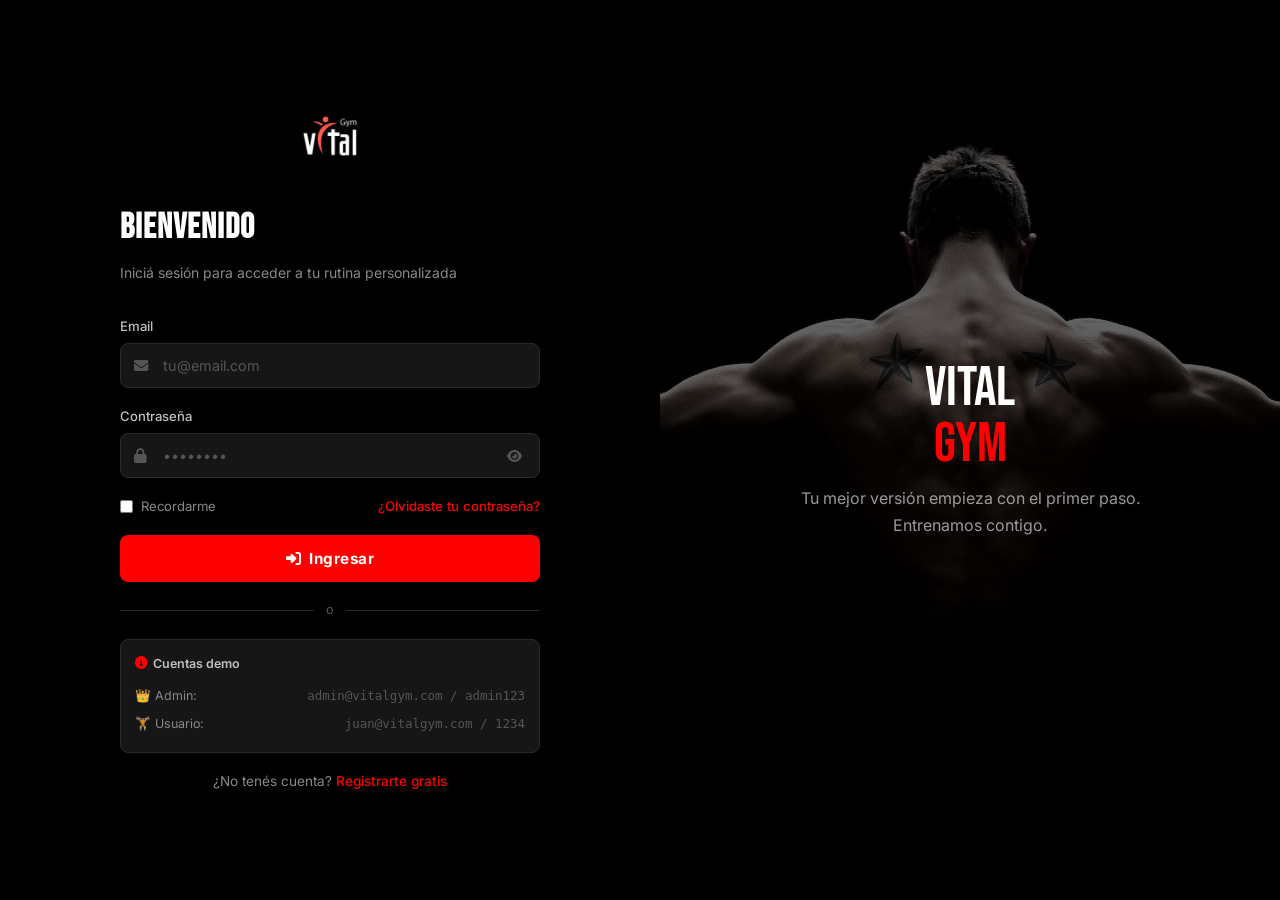
<file: login.html>
<!DOCTYPE html>
<html lang="es">
<head>
  <meta charset="UTF-8">
  <meta name="viewport" content="width=device-width, initial-scale=1.0">
  <title>Iniciar sesión – Vital Gym</title>
  <link rel="stylesheet" href="app.css">
  <link rel="stylesheet" href="https://cdnjs.cloudflare.com/ajax/libs/font-awesome/6.5.0/css/all.min.css">
  <style>
    body { display: flex; min-height: 100vh; background: var(--bg-0); }
    .auth-panel { flex: 1; display: flex; align-items: center; justify-content: center; padding: 40px 20px; }
    .auth-box { width: 100%; max-width: 420px; }
    .auth-logo { display: flex; align-items: center; justify-content: center; margin-bottom: 36px; }
    .auth-logo img { height: 56px; }
    .auth-title { font-family: var(--font-head); font-size: 2.2rem; color: var(--text-1); margin-bottom: 6px; letter-spacing: 1px; }
    .auth-subtitle { color: var(--text-3); font-size: 0.875rem; margin-bottom: 32px; }
    .auth-form { display: flex; flex-direction: column; gap: 18px; }
    .input-wrapper { position: relative; }
    .input-icon { position: absolute; left: 14px; top: 50%; transform: translateY(-50%); color: var(--text-4); font-size: 0.9rem; }
    .auth-input {
      width: 100%; padding: 13px 14px 13px 42px;
      background: var(--bg-2); border: 1px solid var(--border);
      border-radius: var(--radius-sm); color: var(--text-1);
      font-size: 0.9rem; font-family: var(--font-body);
      outline: none; transition: border-color var(--transition);
    }
    .auth-input::placeholder { color: var(--text-4); }
    .auth-input:focus { border-color: var(--primary); box-shadow: 0 0 0 3px var(--primary-glow); }
    .pw-toggle { position: absolute; right: 14px; top: 50%; transform: translateY(-50%); background: none; border: none; color: var(--text-4); cursor: pointer; padding: 4px; }
    .pw-toggle:hover { color: var(--text-2); }
    .auth-options { display: flex; justify-content: space-between; align-items: center; font-size: 0.82rem; }
    .auth-check { display: flex; align-items: center; gap: 8px; color: var(--text-3); cursor: pointer; }
    .auth-check input { accent-color: var(--primary); }
    .auth-link { color: var(--primary); font-weight: 500; }
    .auth-link:hover { color: var(--primary-dark); }
    .btn-auth {
      width: 100%; padding: 14px;
      background: var(--primary); border: none; border-radius: var(--radius-sm);
      color: #fff; font-size: 0.95rem; font-weight: 700; letter-spacing: 0.5px;
      cursor: pointer; transition: all var(--transition); display: flex; align-items: center; justify-content: center; gap: 8px;
    }
    .btn-auth:hover { background: var(--primary-dark); box-shadow: 0 4px 20px rgba(255,0,0,0.3); }
    .auth-divider { display: flex; align-items: center; gap: 12px; color: var(--text-4); font-size: 0.8rem; }
    .auth-divider::before, .auth-divider::after { content: ''; flex: 1; height: 1px; background: var(--border); }
    .auth-bottom { text-align: center; font-size: 0.85rem; color: var(--text-3); }
    .error-msg { background: var(--danger-bg); border: 1px solid rgba(239,68,68,0.3); color: var(--danger); padding: 10px 14px; border-radius: var(--radius-sm); font-size: 0.83rem; display: none; align-items: center; gap: 8px; }
    .error-msg.show { display: flex; }
    .demo-accounts { background: var(--bg-2); border: 1px solid var(--border); border-radius: var(--radius-sm); padding: 14px; font-size: 0.78rem; }
    .demo-accounts h4 { color: var(--text-2); font-weight: 600; margin-bottom: 8px; display: flex; align-items: center; gap: 6px; }
    .demo-accounts h4 i { color: var(--primary); }
    .demo-row { display: flex; justify-content: space-between; padding: 4px 0; color: var(--text-3); }
    .demo-row span:last-child { color: var(--text-4); font-family: monospace; }

    .auth-hero { flex: 1; position: relative; overflow: hidden; display: flex; align-items: center; justify-content: center; }
    .auth-hero img { width: 100%; height: 100%; object-fit: cover; filter: brightness(0.4); position: absolute; inset: 0; }
    .auth-hero-content { position: relative; z-index: 1; text-align: center; padding: 40px; }
    .auth-hero-title { font-family: var(--font-head); font-size: 3.5rem; color: #fff; margin-bottom: 12px; line-height: 1; }
    .auth-hero-title span { color: var(--primary); }
    .auth-hero-desc { color: rgba(255,255,255,0.6); max-width: 340px; line-height: 1.7; }
    @media (max-width: 768px) { .auth-hero { display: none; } .auth-panel { background: var(--bg-1); } }
  </style>
</head>
<body>
  <div class="auth-panel">
    <div class="auth-box fade-in">
      <div class="auth-logo">
        <img src="img/transparent-Photoroom.png" alt="Vital Gym">
      </div>

      <h1 class="auth-title">BIENVENIDO</h1>
      <p class="auth-subtitle">Iniciá sesión para acceder a tu rutina personalizada</p>

      <form class="auth-form" id="loginForm" onsubmit="handleLogin(event)">
        <div class="error-msg" id="errorMsg">
          <i class="fas fa-exclamation-circle"></i>
          <span id="errorText">Email o contraseña incorrectos</span>
        </div>

        <div class="form-group">
          <label class="form-label">Email</label>
          <div class="input-wrapper">
            <i class="fas fa-envelope input-icon"></i>
            <input type="email" id="email" class="auth-input" placeholder="tu@email.com" required autocomplete="email">
          </div>
        </div>

        <div class="form-group">
          <label class="form-label">Contraseña</label>
          <div class="input-wrapper">
            <i class="fas fa-lock input-icon"></i>
            <input type="password" id="password" class="auth-input" placeholder="••••••••" required autocomplete="current-password">
            <button type="button" class="pw-toggle" onclick="togglePw()"><i class="fas fa-eye" id="pwIcon"></i></button>
          </div>
        </div>

        <div class="auth-options">
          <label class="auth-check">
            <input type="checkbox"> Recordarme
          </label>
          <a href="#" class="auth-link">¿Olvidaste tu contraseña?</a>
        </div>

        <button type="submit" class="btn-auth" id="submitBtn">
          <i class="fas fa-sign-in-alt"></i> Ingresar
        </button>

        <div class="auth-divider">o</div>

        <div class="demo-accounts">
          <h4><i class="fas fa-info-circle"></i> Cuentas demo</h4>
          <div class="demo-row"><span>👑 Admin:</span> <span>admin@vitalgym.com / admin123</span></div>
          <div class="demo-row"><span>🏋️ Usuario:</span> <span>juan@vitalgym.com / 1234</span></div>
        </div>

        <div class="auth-bottom">
          ¿No tenés cuenta? <a href="register.html" class="auth-link">Registrarte gratis</a>
        </div>
      </form>
    </div>
  </div>

  <div class="auth-hero">
    <img src="img/fondo1.jpg" alt="Vital Gym">
    <div class="auth-hero-content">
      <div class="auth-hero-title">VITAL<br><span>GYM</span></div>
      <p class="auth-hero-desc">Tu mejor versión empieza con el primer paso. Entrenamos contigo.</p>
    </div>
  </div>

  <script src="app.js"></script>
  <script>
    document.addEventListener('DOMContentLoaded', () => {
      VG.init();
      const u = VG.me();
      if (u) location.href = u.role === 'admin' ? 'dashboard-admin.html' : 'dashboard-usuario.html';
    });

    function togglePw() {
      const inp = document.getElementById('password');
      const icon = document.getElementById('pwIcon');
      inp.type = inp.type === 'password' ? 'text' : 'password';
      icon.className = inp.type === 'password' ? 'fas fa-eye' : 'fas fa-eye-slash';
    }

    function handleLogin(e) {
      e.preventDefault();
      const btn = document.getElementById('submitBtn');
      btn.innerHTML = '<i class="fas fa-spinner fa-spin"></i> Ingresando...';
      btn.disabled = true;

      setTimeout(() => {
        const email = document.getElementById('email').value.trim();
        const pw = document.getElementById('password').value;
        const res = VG.login(email, pw);
        if (res.ok) {
          btn.innerHTML = '<i class="fas fa-check"></i> Ingresado!';
          setTimeout(() => {
            location.href = res.user.role === 'admin' ? 'dashboard-admin.html' : 'dashboard-usuario.html';
          }, 400);
        } else {
          const err = document.getElementById('errorMsg');
          document.getElementById('errorText').textContent = res.err;
          err.classList.add('show');
          btn.innerHTML = '<i class="fas fa-sign-in-alt"></i> Ingresar';
          btn.disabled = false;
        }
      }, 600);
    }
  </script>
</body>
</html>
</file>
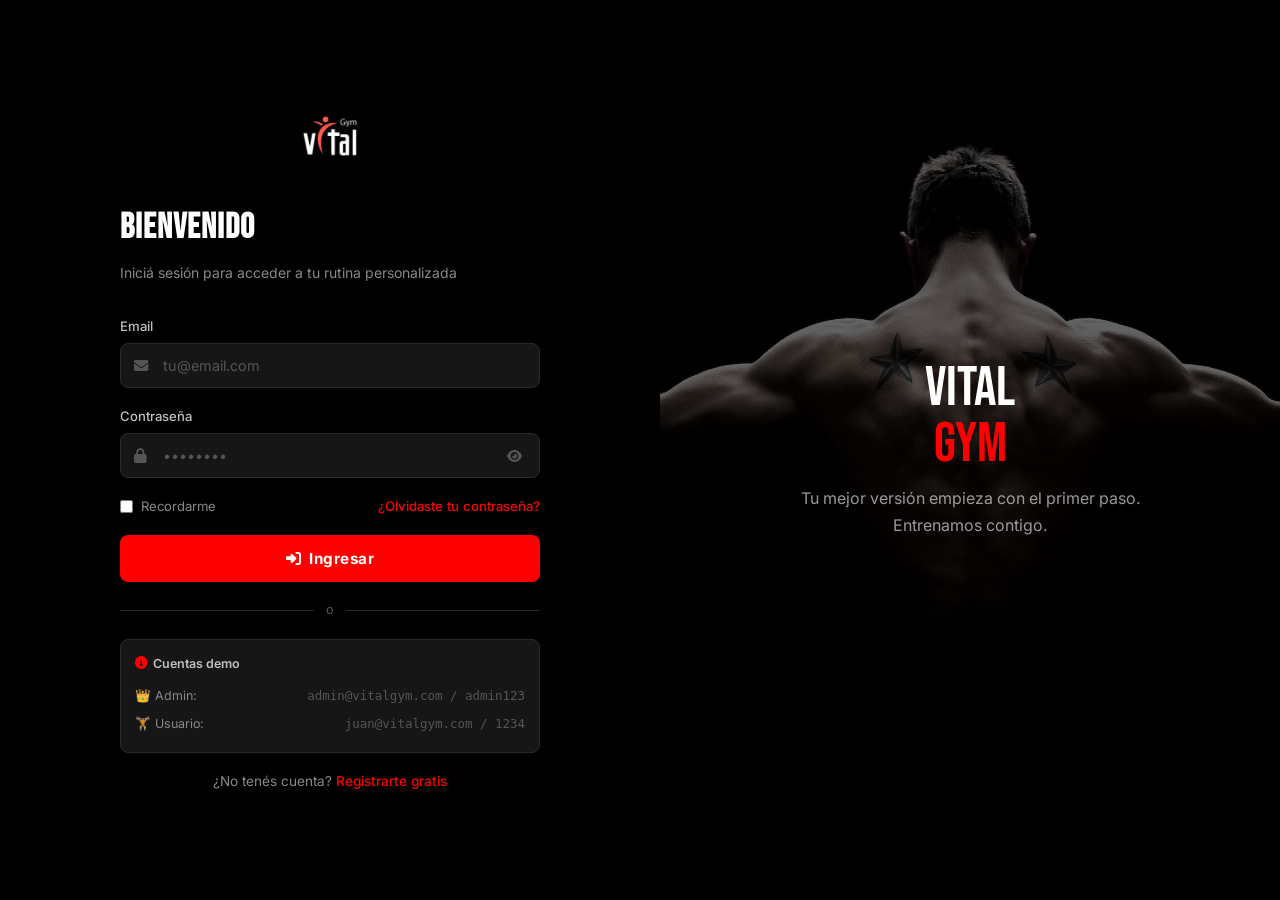
<file: perfil.html>
<!DOCTYPE html>
<html lang="es">
<head>
  <meta charset="UTF-8">
  <meta name="viewport" content="width=device-width, initial-scale=1.0">
  <title>Mi Perfil – Vital Gym</title>
  <link rel="stylesheet" href="app.css">
  <link rel="stylesheet" href="https://cdnjs.cloudflare.com/ajax/libs/font-awesome/6.5.0/css/all.min.css">
</head>
<body>
<div class="app-container">
  <aside class="sidebar" id="sidebar">
    <div class="sidebar-brand"><img src="img/transparent-Photoroom.png" alt="Vital Gym"></div>
    <nav class="sidebar-nav">
      <div class="nav-section-label">Principal</div>
      <a href="dashboard-usuario.html" class="nav-item"><i class="fas fa-home"></i><span>Inicio</span></a>
      <a href="rutina-activa.html" class="nav-item"><i class="fas fa-dumbbell"></i><span>Mi Rutina</span></a>
      <a href="progreso.html" class="nav-item"><i class="fas fa-chart-line"></i><span>Progreso</span></a>
      <div class="nav-divider"></div>
      <a href="perfil.html" class="nav-item active"><i class="fas fa-user"></i><span>Mi Perfil</span></a>
    </nav>
    <div class="sidebar-footer">
      <div class="sidebar-user" id="sidebarUser"></div>
      <button class="btn-logout" onclick="VG.logout()"><i class="fas fa-sign-out-alt"></i><span>Cerrar sesión</span></button>
    </div>
  </aside>
  <div class="sidebar-overlay" id="sidebarOverlay" onclick="closeSidebar()"></div>

  <main class="main-content">
    <header class="topbar">
      <div style="display:flex;align-items:center;gap:12px">
        <button class="hamburger" onclick="openSidebar()"><i class="fas fa-bars"></i></button>
        <span class="topbar-title">MI PERFIL</span>
      </div>
      <div class="topbar-right">
        <div class="topbar-avatar" id="topbarAvatar"></div>
      </div>
    </header>

    <div class="page-body">

      <!-- PROFILE HEADER -->
      <div class="card section-gap fade-in" style="background:linear-gradient(135deg,var(--bg-2),var(--bg-3))">
        <div style="display:flex;align-items:center;gap:20px;flex-wrap:wrap">
          <div class="avatar-xl" id="profileAvatar"></div>
          <div style="flex:1">
            <h2 style="font-family:var(--font-head);font-size:2rem;color:var(--text-1);letter-spacing:1px" id="profileName"></h2>
            <p style="color:var(--text-3);font-size:0.85rem" id="profileEmail"></p>
            <div style="display:flex;gap:8px;flex-wrap:wrap;margin-top:10px" id="profileBadges"></div>
          </div>
          <button class="btn btn-outline-red" onclick="toggleEdit(true)"><i class="fas fa-edit"></i> Editar perfil</button>
        </div>
      </div>

      <div style="display:grid;grid-template-columns:1fr 340px;gap:20px" id="mainGrid">

        <!-- LEFT: EDIT FORM / STATS -->
        <div style="display:flex;flex-direction:column;gap:20px">

          <!-- VIEW MODE -->
          <div class="card fade-in" id="viewMode">
            <div class="card-title mb-16"><i class="fas fa-id-card" style="color:var(--primary)"></i> Información personal</div>
            <div style="display:grid;grid-template-columns:1fr 1fr;gap:20px" id="infoGrid"></div>
          </div>

          <!-- EDIT MODE -->
          <div class="card fade-in" id="editMode" style="display:none">
            <div class="card-title mb-16"><i class="fas fa-edit" style="color:var(--primary)"></i> Editar información</div>
            <div style="display:flex;flex-direction:column;gap:16px">
              <div class="form-row">
                <div class="form-group">
                  <label class="form-label">Nombre completo</label>
                  <input type="text" id="editName" class="form-input" placeholder="Tu nombre">
                </div>
                <div class="form-group">
                  <label class="form-label">Email</label>
                  <input type="email" id="editEmail" class="form-input" placeholder="tu@email.com">
                </div>
              </div>
              <div class="form-row">
                <div class="form-group">
                  <label class="form-label">Edad</label>
                  <input type="number" id="editAge" class="form-input" placeholder="25" min="14" max="80">
                </div>
                <div class="form-group">
                  <label class="form-label">Género</label>
                  <select id="editGender" class="form-select">
                    <option value="">Seleccionar</option>
                    <option value="hombre">Hombre</option>
                    <option value="mujer">Mujer</option>
                    <option value="otro">Otro</option>
                  </select>
                </div>
              </div>
              <div class="form-row">
                <div class="form-group">
                  <label class="form-label">Peso (kg)</label>
                  <input type="number" id="editWeight" class="form-input" placeholder="70" step="0.5">
                </div>
                <div class="form-group">
                  <label class="form-label">Altura (cm)</label>
                  <input type="number" id="editHeight" class="form-input" placeholder="175">
                </div>
              </div>
              <div class="form-row">
                <div class="form-group">
                  <label class="form-label">Nivel</label>
                  <select id="editLevel" class="form-select">
                    <option value="inicial">Inicial</option>
                    <option value="intermedio">Intermedio</option>
                    <option value="avanzado">Avanzado</option>
                  </select>
                </div>
                <div class="form-group">
                  <label class="form-label">Objetivo</label>
                  <select id="editObjective" class="form-select">
                    <option value="volumen">Volumen muscular</option>
                    <option value="fuerza">Fuerza</option>
                    <option value="definicion">Definición</option>
                    <option value="resistencia">Resistencia</option>
                    <option value="hipertrofia">Hipertrofia</option>
                  </select>
                </div>
              </div>
              <div class="divider"></div>
              <div class="form-group">
                <label class="form-label">Nueva contraseña (dejá en blanco para no cambiar)</label>
                <input type="password" id="editPassword" class="form-input" placeholder="Nueva contraseña">
              </div>
              <div style="display:flex;gap:10px">
                <button class="btn btn-outline" onclick="toggleEdit(false)">Cancelar</button>
                <button class="btn btn-primary" onclick="saveProfile()"><i class="fas fa-save"></i> Guardar cambios</button>
              </div>
            </div>
          </div>

          <!-- ROUTINE INFO -->
          <div class="card fade-in delay-1" id="routineCard">
            <div class="card-title mb-16"><i class="fas fa-calendar-alt" style="color:var(--primary)"></i> Mi rutina asignada</div>
            <div id="routineInfo"></div>
          </div>
        </div>

        <!-- RIGHT: STATS -->
        <div style="display:flex;flex-direction:column;gap:20px">

          <div class="card fade-in delay-1">
            <div class="card-title mb-16">Mis estadísticas</div>
            <div style="display:flex;flex-direction:column;gap:16px" id="statsPanel"></div>
          </div>

          <!-- BMI -->
          <div class="card fade-in delay-2" id="bmiCard" style="display:none">
            <div class="card-title mb-12">Índice de masa corporal</div>
            <div style="text-align:center;padding:16px 0">
              <div style="font-family:var(--font-head);font-size:3rem;color:var(--primary)" id="bmiValue">—</div>
              <div style="font-size:0.82rem;color:var(--text-3);margin-top:4px" id="bmiLabel">IMC</div>
            </div>
            <div class="progress-bar-container" style="margin-bottom:8px">
              <div class="progress-bar-fill" id="bmiBar" style="width:0%"></div>
            </div>
            <div style="display:flex;justify-content:space-between;font-size:0.72rem;color:var(--text-4)">
              <span>Bajo peso</span><span>Normal</span><span>Sobrepeso</span>
            </div>
          </div>

          <!-- MEMBER SINCE -->
          <div class="card fade-in delay-3">
            <div class="card-title mb-16">Membresía</div>
            <div style="display:flex;flex-direction:column;gap:12px">
              <div style="display:flex;justify-content:space-between;align-items:center;padding:10px;background:var(--bg-3);border-radius:8px">
                <span style="font-size:0.82rem;color:var(--text-3)"><i class="fas fa-calendar-check" style="color:var(--success);margin-right:8px"></i>Miembro desde</span>
                <span style="font-size:0.82rem;color:var(--text-2)" id="memberSince">—</span>
              </div>
              <div style="display:flex;justify-content:space-between;align-items:center;padding:10px;background:var(--bg-3);border-radius:8px">
                <span style="font-size:0.82rem;color:var(--text-3)"><i class="fas fa-fire" style="color:var(--primary);margin-right:8px"></i>Racha actual</span>
                <span style="font-weight:600;color:var(--primary)" id="streakBadge">0 días</span>
              </div>
              <div style="display:flex;justify-content:space-between;align-items:center;padding:10px;background:var(--bg-3);border-radius:8px">
                <span style="font-size:0.82rem;color:var(--text-3)"><i class="fas fa-shield-alt" style="color:var(--info);margin-right:8px"></i>Estado</span>
                <span class="badge badge-green">Activo</span>
              </div>
            </div>
          </div>

        </div>
      </div>
    </div>
  </main>

  <nav class="bottom-nav">
    <div class="bottom-nav-inner">
      <a href="dashboard-usuario.html" class="bottom-nav-item"><i class="fas fa-home"></i><span>Inicio</span></a>
      <a href="rutina-activa.html" class="bottom-nav-item"><i class="fas fa-dumbbell"></i><span>Rutina</span></a>
      <a href="progreso.html" class="bottom-nav-item"><i class="fas fa-chart-line"></i><span>Progreso</span></a>
      <a href="perfil.html" class="bottom-nav-item active"><i class="fas fa-user"></i><span>Perfil</span></a>
    </div>
  </nav>
</div>

<div class="toast" id="toast"><i class="fas fa-check-circle"></i><span id="toastMsg"></span></div>

<script src="app.js"></script>
<script>
let currentUser = null;

document.addEventListener('DOMContentLoaded', () => {
  VG.init();
  VG.guard();
  currentUser = VG.me();
  if (currentUser.role === 'admin') return location.href = 'dashboard-admin.html';
  renderProfile();
});

function renderProfile() {
  const u = currentUser;
  const initials = u.name.split(' ').map(w=>w[0]).join('').slice(0,2).toUpperCase();

  document.getElementById('topbarAvatar').textContent = initials;
  document.getElementById('profileAvatar').textContent = initials;
  document.getElementById('profileName').textContent = u.name;
  document.getElementById('profileEmail').textContent = u.email;
  document.getElementById('sidebarUser').innerHTML = `
    <div class="sidebar-user-avatar">${initials}</div>
    <div class="sidebar-user-info">
      <div class="sidebar-user-name">${u.name}</div>
      <div class="sidebar-user-role">${VG.levelLabel(u.level)||'Miembro'}</div>
    </div>`;

  document.getElementById('profileBadges').innerHTML = `
    <span class="badge badge-red">${VG.levelLabel(u.level)||'—'}</span>
    <span class="badge badge-gray">${VG.objLabel(u.objective)||'—'}</span>
    <span class="badge badge-green"><i class="fas fa-circle" style="font-size:0.5em"></i> Activo</span>`;

  // Info grid
  const fields = [
    { icon:'fa-user', label:'Nombre', val: u.name },
    { icon:'fa-envelope', label:'Email', val: u.email },
    { icon:'fa-birthday-cake', label:'Edad', val: u.age ? u.age+' años' : '—' },
    { icon:'fa-venus-mars', label:'Género', val: u.gender || '—' },
    { icon:'fa-weight', label:'Peso', val: u.weight ? u.weight+' kg' : '—' },
    { icon:'fa-ruler-vertical', label:'Altura', val: u.height ? u.height+' cm' : '—' },
    { icon:'fa-signal', label:'Nivel', val: VG.levelLabel(u.level)||'—' },
    { icon:'fa-crosshairs', label:'Objetivo', val: VG.objLabel(u.objective)||'—' },
  ];
  document.getElementById('infoGrid').innerHTML = fields.map(f => `
    <div style="background:var(--bg-3);padding:14px;border-radius:8px">
      <div style="font-size:0.72rem;color:var(--text-4);text-transform:uppercase;letter-spacing:0.8px;margin-bottom:6px">
        <i class="fas ${f.icon}" style="color:var(--primary);margin-right:6px"></i>${f.label}
      </div>
      <div style="font-size:0.9rem;color:var(--text-1);font-weight:500">${f.val}</div>
    </div>`).join('');

  // Edit form pre-fill
  document.getElementById('editName').value = u.name || '';
  document.getElementById('editEmail').value = u.email || '';
  document.getElementById('editAge').value = u.age || '';
  document.getElementById('editGender').value = u.gender || '';
  document.getElementById('editWeight').value = u.weight || '';
  document.getElementById('editHeight').value = u.height || '';
  document.getElementById('editLevel').value = u.level || 'inicial';
  document.getElementById('editObjective').value = u.objective || 'volumen';

  // Stats
  const sessions = VG.userSessions(u.id);
  const totalMins = sessions.reduce((a,s)=>a+(s.duration||0),0);
  document.getElementById('statsPanel').innerHTML = [
    { icon:'fa-dumbbell', label:'Entrenamientos', val: sessions.length, color:'var(--primary)' },
    { icon:'fa-clock', label:'Horas entrenadas', val: Math.round(totalMins/60)+'h', color:'var(--info)' },
    { icon:'fa-fire', label:'Días de racha', val: (u.streak||0)+' días', color:'var(--warning)' },
  ].map(s => `
    <div style="display:flex;align-items:center;gap:14px;padding:12px;background:var(--bg-3);border-radius:8px">
      <div style="width:40px;height:40px;border-radius:10px;background:${s.color}20;display:flex;align-items:center;justify-content:center;flex-shrink:0">
        <i class="fas ${s.icon}" style="color:${s.color}"></i>
      </div>
      <div>
        <div style="font-family:var(--font-head);font-size:1.4rem;color:var(--text-1)">${s.val}</div>
        <div style="font-size:0.75rem;color:var(--text-3)">${s.label}</div>
      </div>
    </div>`).join('');

  // BMI
  if (u.weight && u.height) {
    const bmi = u.weight / Math.pow(u.height/100, 2);
    const bmiRounded = bmi.toFixed(1);
    const bmiLabel = bmi < 18.5 ? 'Bajo peso' : bmi < 25 ? 'Peso normal ✓' : bmi < 30 ? 'Sobrepeso' : 'Obesidad';
    const bmiPct = Math.min(Math.max((bmi-15)/25*100, 5), 95);
    const bmiColor = bmi < 18.5 ? 'var(--info)' : bmi < 25 ? 'var(--success)' : bmi < 30 ? 'var(--warning)' : 'var(--danger)';
    document.getElementById('bmiCard').style.display = 'block';
    document.getElementById('bmiValue').textContent = bmiRounded;
    document.getElementById('bmiLabel').textContent = bmiLabel;
    document.getElementById('bmiBar').style.width = bmiPct+'%';
    document.getElementById('bmiBar').style.background = bmiColor;
  }

  // Member since
  document.getElementById('memberSince').textContent = VG.fmtDate(u.createdAt) || '—';
  document.getElementById('streakBadge').textContent = (u.streak||0)+' días';

  // Routine
  const routine = u.routineId ? VG.getRoutine(u.routineId) : null;
  document.getElementById('routineInfo').innerHTML = routine ? `
    <div style="display:flex;align-items:center;gap:12px;margin-bottom:14px">
      <div style="flex:1">
        <div style="font-weight:600;color:var(--text-1)">${routine.name}</div>
        <div style="font-size:0.78rem;color:var(--text-3);margin-top:4px">${routine.days.length} días · ${VG.levelLabel(routine.level)} · ${VG.objLabel(routine.objective)}</div>
      </div>
      <a href="rutina-activa.html" class="btn btn-primary btn-sm"><i class="fas fa-play"></i> Ir a rutina</a>
    </div>
    <div style="display:flex;flex-wrap:wrap;gap:8px">
      ${routine.days.map(d=>`<span class="tag"><i class="fas fa-calendar-day" style="margin-right:4px;color:var(--primary)"></i>${d.name}</span>`).join('')}
    </div>` :
    `<div class="empty-state"><i class="fas fa-clipboard-list"></i><h3>Sin rutina asignada</h3><p>Tu instructor configurará tu plan de entrenamiento.</p></div>`;

  if (window.innerWidth < 900) document.getElementById('mainGrid').style.gridTemplateColumns = '1fr';
}

function toggleEdit(show) {
  document.getElementById('viewMode').style.display = show ? 'none' : 'block';
  document.getElementById('editMode').style.display = show ? 'block' : 'none';
}

function saveProfile() {
  const patch = {
    name: document.getElementById('editName').value.trim() || currentUser.name,
    email: document.getElementById('editEmail').value.trim() || currentUser.email,
    age: parseInt(document.getElementById('editAge').value) || currentUser.age,
    gender: document.getElementById('editGender').value || currentUser.gender,
    weight: parseFloat(document.getElementById('editWeight').value) || currentUser.weight,
    height: parseFloat(document.getElementById('editHeight').value) || currentUser.height,
    level: document.getElementById('editLevel').value,
    objective: document.getElementById('editObjective').value,
  };
  const pw = document.getElementById('editPassword').value;
  if (pw) patch.password = pw;
  VG.saveUser(currentUser.id, patch);
  currentUser = VG.me();
  toggleEdit(false);
  renderProfile();
  showToast('Perfil actualizado correctamente.');
}

function showToast(msg) {
  const t = document.getElementById('toast');
  document.getElementById('toastMsg').textContent = msg;
  t.classList.add('show','success');
  setTimeout(() => t.classList.remove('show'), 3000);
}

function openSidebar() { document.getElementById('sidebar').classList.add('open'); document.getElementById('sidebarOverlay').classList.add('open'); }
function closeSidebar() { document.getElementById('sidebar').classList.remove('open'); document.getElementById('sidebarOverlay').classList.remove('open'); }
</script>
</body>
</html>
</file>
<file: styles.css>
/* Variables de Color (Rojo y Negro) */
:root {
    --color-primary: #FF0000;
    /* Rojo principal vibrante */
    --color-secondary: #000000;
    /* Negro principal */
    --color-text-light: #FFFFFF;
    --color-text-dark: #CCCCCC;
    /* Un gris para texto en fondo oscuro */
    --color-dark-bg: #111111;
    /* Fondo de sección (un poco más claro que el negro puro) */
    --color-darkest-bg: #000000;
    /* Fondo de cabecera y hero */
    --font-family-sans: 'Arial', sans-serif;
}

/* Base y Reset */
* {
    margin: 0;
    padding: 0;
    box-sizing: border-box;
}

body {
    font-family: var(--font-family-sans);
    line-height: 1.6;
    background-color: var(--color-darkest-bg);
    color: var(--color-text-dark);
}

h1,
h2,
h3 {
    color: var(--color-text-light);
    line-height: 1.2;
}

a {
    text-decoration: none;
    color: var(--color-text-dark);
    transition: color 0.3s;
}

a:hover {
    color: var(--color-primary);
}

.subtitle {
    font-size: 0.9em;
    font-weight: bold;
    color: var(--color-primary);
    letter-spacing: 2px;
    text-transform: uppercase;
}

/* --- Botones --- */
.btn {
    padding: 10px 20px;
    border-radius: 5px;
    font-weight: bold;
    text-transform: uppercase;
    font-size: 0.9em;
    cursor: pointer;
    border: none;
    transition: background-color 0.3s;
}

.btn-primary {
    background-color: var(--color-primary);
    color: var(--color-text-light);
}

.btn-primary:hover {
    background-color: #CC0000;
    /* Rojo más oscuro al pasar el ratón */
    color: var(--color-text-light);
}

.btn-secondary {
    background-color: var(--color-primary);
    color: var(--color-text-light);
    padding: 12px 30px;
    border-radius: 2px;
    /* Más cuadrado */
}

.btn-secondary:hover {
    background-color: #CC0000;
}

/* --- 1. CABECERA Y NAVEGACIÓN --- */
.header {
    background-color: var(--color-darkest-bg);
}

.header-top-bar {
    display: flex;
    justify-content: flex-end;
    align-items: center;
    padding: 10px 5%;
    background-color: var(--color-dark-bg);
    color: var(--color-text-dark);
    font-size: 0.8em;
}

.header-top-bar p {
    margin-left: 20px;
}

.navbar {
    display: flex;
    justify-content: space-between;
    align-items: center;
    padding: 15px 5%;
    border-bottom: 1px solid var(--color-dark-bg);
}

.logo-text {
    font-size: 2em;
    font-weight: 900;
    color: var(--color-primary);
}

.nav-links {
    list-style: none;
    display: flex;
}

.nav-links li {
    margin-left: 25px;
}

.nav-links a {
    color: var(--color-text-light);
    font-size: 0.9em;
    font-weight: 500;
    padding: 5px 0;
    position: relative;
}

.nav-links a::after {
    content: '';
    position: absolute;
    width: 0;
    height: 2px;
    bottom: 0;
    left: 0;
    background-color: var(--color-primary);
    transition: width 0.3s;
}

.nav-links a:hover::after {
    width: 100%;
}

/* --- 2. SECCIÓN PRINCIPAL (HERO) --- */
.hero-section {
    display: flex;
    position: relative;
    padding: 5% 0;
    min-height: 700px;
    overflow: hidden;
}

.hero-content {
    padding: 80px 5%;
    width: 50%;
    z-index: 10;
}

.hero-content .since {
    font-size: 1em;
    font-weight: normal;
    color: var(--color-text-light);
    margin-bottom: 10px;
}

.hero-content h1 {
    font-size: 4.5em;
    font-weight: 900;
    margin-bottom: 20px;
    position: relative;
    line-height: 1.1;
}

.hero-content p {
    width: 70%;
    margin-bottom: 40px;
}

.hero-image {
    width: 50%;
    position: absolute;
    top: 0;
    right: 0;
    bottom: 0;
    background-image: url('img/fondo.jpg');
    /* Reemplaza con tu imagen */
    background-size: cover;
    background-position: center top;
    background-repeat: no-repeat;
}

/* Simulación de la forma superpuesta en la imagen */
.overlay-shape {
    position: absolute;
    top: 0;
    left: -100px;
    /* Ajusta para que la forma empiece fuera de la mitad */
    width: 100%;
    height: 100%;
    background: linear-gradient(135deg,
            transparent 0%,
            transparent 50%,
            var(--color-primary) 50%,
            var(--color-primary) 60%,
            var(--color-darkest-bg) 60%,
            var(--color-darkest-bg) 100%);
    opacity: 0.8;
    /* Para que la forma se vea más sutil */
    clip-path: polygon(0 0, 100% 0, 75% 100%, 0% 100%);
}

/* Para que la mujer en la imagen sea más visible, ajusta el z-index */
.hero-image::before {
    content: '';
    position: absolute;
    top: 0;
    left: 0;
    right: 0;
    bottom: 0;
    background-color: rgba(0, 0, 0, 0.4);
    /* Oscurece un poco la imagen */
    z-index: 1;
}


/* --- 3. SECCIÓN 'POR QUÉ ELEGIRNOS' --- */
.why-choose-us {
    display: flex;
    background-color: var(--color-dark-bg);
    padding: 80px 5%;
    gap: 50px;
}

.why-image-group {
    width: 50%;
    position: relative;
}

.main-image {
    /* Aquí necesitarías una imagen que sea la pareja entrenando */
    width: 100%;
    height: auto;
    display: block;
    object-fit: cover;
}

.couple-image-overlay {
    /* Simula la imagen real de la pareja y la forma en el diseño original */
    position: absolute;
    top: 0;
    left: 0;
    width: 100%;
    height: 100%;
    background-image: url('placeholder_couple.jpg');
    /* Reemplaza con tu imagen */
    background-size: cover;
    background-position: center;
    clip-path: polygon(0 0, 100% 0, 75% 100%, 0% 100%);
    /* Forma de trapecio/triángulo */
}


.why-content {
    width: 50%;
    padding-top: 50px;
}

.why-content h2 {
    font-size: 2.5em;
    margin-top: 10px;
    margin-bottom: 40px;
}

.features-grid {
    display: grid;
    grid-template-columns: 1fr 1fr;
    gap: 30px 50px;
}

.feature-item {
    display: flex;
    align-items: flex-start;
}

.icon-circle {
    width: 50px;
    height: 50px;
    min-width: 50px;
    border-radius: 50%;
    background-color: var(--color-primary);
    display: flex;
    justify-content: center;
    align-items: center;
    margin-right: 15px;
    /* Placeholder para el ícono */
}

.icon-placeholder {
    display: block;
    width: 20px;
    height: 20px;
    background-color: var(--color-text-light);
    /* Simula el icono blanco */
    border-radius: 2px;
}

.feature-text h3 {
    font-size: 1.1em;
    margin-bottom: 5px;
    text-transform: uppercase;
}

.feature-text p {
    font-size: 0.9em;
}

/* --- 4. SECCIÓN DE PROGRAMAS DE ENTRENAMIENTO --- */
.training-programs {
    background-color: var(--color-darkest-bg);
    padding: 80px 5%;
    text-align: center;
}

.training-programs h2 {
    font-size: 2.5em;
    margin-top: 10px;
    margin-bottom: 50px;
}

.programs-grid {
    display: grid;
    grid-template-columns: repeat(3, 1fr);
    gap: 30px;
}

.program-card {
    display: flex;
    flex-direction: column;
    background-color: var(--color-dark-bg);
    border-radius: 10px;
    overflow: hidden;
    border: 2px solid transparent;
    cursor: pointer;
    text-decoration: none;
    color: inherit;
    transition: transform 0.25s ease, border-color 0.25s ease, box-shadow 0.25s ease;
    position: relative;
}

.program-card::after {
    content: '';
    position: absolute;
    inset: 0;
    border-radius: 10px;
    background: linear-gradient(135deg, rgba(255,0,0,0.06) 0%, transparent 60%);
    opacity: 0;
    transition: opacity 0.25s ease;
    pointer-events: none;
}

.program-card:hover {
    transform: translateY(-8px);
    border-color: var(--color-primary);
    box-shadow: 0 12px 35px rgba(255, 0, 0, 0.3), 0 4px 12px rgba(0,0,0,0.5);
    color: inherit;
}

.program-card:hover::after {
    opacity: 1;
}

.program-card:active {
    transform: translateY(-3px);
    box-shadow: 0 6px 18px rgba(255, 0, 0, 0.25);
}

.card-image-placeholder {
    width: 100%;
    height: 220px;
    background-color: #333;
    background-size: cover;
    background-position: center;
    transition: transform 0.35s ease;
}

.program-card:hover .card-image-placeholder {
    transform: scale(1.04);
}

/* Imágenes específicas */
.programs-grid .program-card:nth-child(1) .card-image-placeholder {
    background-image: url('img/rutinam.jpg');
}

.programs-grid .program-card:nth-child(2) .card-image-placeholder {
    background-image: url('img/rutinah.jpg');
}

.programs-grid .program-card:nth-child(3) .card-image-placeholder {
    background-image: url('img/hit.jpg');
}

.card-body {
    padding: 22px 22px 28px;
    display: flex;
    flex-direction: column;
    flex: 1;
    gap: 10px;
}

.program-card h3 {
    font-size: 1.3em;
    text-transform: uppercase;
    letter-spacing: 0.08em;
    color: var(--color-text-light);
    margin: 0;
}

.program-card p {
    font-size: 0.88em;
    color: var(--color-text-dark);
    line-height: 1.6;
    margin: 0;
    flex: 1;
}

.card-cta {
    display: inline-block;
    margin-top: 6px;
    font-size: 0.85em;
    font-weight: bold;
    color: var(--color-primary);
    letter-spacing: 0.05em;
    transition: letter-spacing 0.2s ease;
}

.program-card:hover .card-cta {
    letter-spacing: 0.12em;
}

/* --- Media Queries para Responsividad --- */

@media (max-width: 1200px) {
    .hero-content h1 {
        font-size: 3.5em;
    }
}

@media (max-width: 992px) {
    .navbar {
        flex-direction: column;
        align-items: flex-start;
    }

    .nav-links {
        margin-top: 15px;
        flex-wrap: wrap;
    }

    .nav-links li {
        margin: 0 15px 10px 0;
    }

    .btn-primary {
        position: absolute;
        top: 25px;
        right: 5%;
    }

    .hero-section {
        flex-direction: column;
        min-height: auto;
    }

    .hero-content,
    .hero-image {
        width: 100%;
    }

    .hero-content {
        padding: 50px 5%;
    }

    .hero-image {
        position: relative;
        height: 400px;
    }

    .overlay-shape {
        display: none;
        /* Simplificamos la forma en móvil */
    }

    .why-choose-us {
        flex-direction: column;
    }

    .why-image-group,
    .why-content {
        width: 100%;
    }

    .programs-grid {
        grid-template-columns: repeat(2, 1fr);
    }
}

@media (max-width: 768px) {
    .header-top-bar {
        justify-content: center;
        flex-wrap: wrap;
    }

    .header-top-bar p {
        margin: 5px 10px;
    }

    .hero-content h1 {
        font-size: 2.8em;
    }

    .hero-content p {
        width: 100%;
    }

    .features-grid {
        grid-template-columns: 1fr;
    }

    .programs-grid {
        grid-template-columns: 1fr;
    }

    .why-content h2,
    .training-programs h2 {
        font-size: 2em;
    }
}

@media (max-width: 480px) {
    .header-top-bar {
        flex-direction: column;
        align-items: center;
        text-align: center;
        padding: 10px 5%;
    }
    .header-top-bar p {
        margin: 2px 0;
    }
    .hero-content h1 {
        font-size: 2.2em;
    }
    .hero-content p {
        font-size: 0.9em;
    }
    .navbar {
        padding: 15px 5%;
    }
    .logo-text {
        font-size: 1.5em;
    }
    .features-grid {
        gap: 20px;
    }
    .icon-circle {
        width: 40px;
        height: 40px;
        min-width: 40px;
    }
    .why-content h2,
    .training-programs h2 {
        font-size: 1.6em;
    }
    .btn {
        width: 100%;
        text-align: center;
        margin-top: 10px;
    }
}
</file>
<file: app.css>
/* =====================================================
   VITAL GYM — App Shell Styles
   ===================================================== */
@import url('https://fonts.googleapis.com/css2?family=Bebas+Neue&family=Inter:wght@300;400;500;600;700;800&display=swap');

:root {
  --primary: #FF0000;
  --primary-dark: #cc0000;
  --primary-glow: rgba(255, 0, 0, 0.12);
  --primary-glow-strong: rgba(255, 0, 0, 0.25);
  --bg-0: #000000;
  --bg-1: #0d0d0d;
  --bg-2: #161616;
  --bg-3: #1e1e1e;
  --bg-4: #262626;
  --border: #2a2a2a;
  --border-light: #333333;
  --text-1: #ffffff;
  --text-2: #c0c0c0;
  --text-3: #888888;
  --text-4: #555555;
  --success: #22c55e;
  --success-bg: rgba(34,197,94,0.1);
  --warning: #f59e0b;
  --warning-bg: rgba(245,158,11,0.1);
  --danger: #ef4444;
  --danger-bg: rgba(239,68,68,0.1);
  --info: #3b82f6;
  --info-bg: rgba(59,130,246,0.1);
  --sidebar-w: 240px;
  --topbar-h: 64px;
  --radius-sm: 8px;
  --radius: 12px;
  --radius-lg: 16px;
  --shadow: 0 4px 24px rgba(0,0,0,0.4);
  --shadow-glow: 0 4px 24px rgba(255,0,0,0.15);
  --font-head: 'Bebas Neue', 'Arial Black', sans-serif;
  --font-body: 'Inter', 'Arial', sans-serif;
  --transition: 0.2s ease;
}

/* ─── RESET ─── */
*, *::before, *::after { box-sizing: border-box; margin: 0; padding: 0; }
html { scroll-behavior: smooth; }
body { font-family: var(--font-body); background: var(--bg-1); color: var(--text-2); line-height: 1.6; min-height: 100vh; }
a { text-decoration: none; color: inherit; }
button { cursor: pointer; font-family: inherit; }
input, select, textarea { font-family: inherit; }
img { max-width: 100%; }
ul { list-style: none; }

/* ─── SCROLLBAR ─── */
::-webkit-scrollbar { width: 6px; height: 6px; }
::-webkit-scrollbar-track { background: var(--bg-2); }
::-webkit-scrollbar-thumb { background: var(--border-light); border-radius: 3px; }
::-webkit-scrollbar-thumb:hover { background: var(--text-4); }

/* ─── APP LAYOUT ─── */
.app-container { display: flex; min-height: 100vh; }

.sidebar {
  width: var(--sidebar-w);
  background: var(--bg-0);
  border-right: 1px solid var(--border);
  position: fixed;
  top: 0; left: 0; bottom: 0;
  display: flex; flex-direction: column;
  z-index: 110;
  transition: transform var(--transition);
}
.sidebar-brand {
  padding: 20px 20px 16px;
  border-bottom: 1px solid var(--border);
  display: flex; align-items: center; gap: 10px;
}
.sidebar-brand img { height: 44px; width: auto; object-fit: contain; }
.sidebar-brand-text { font-family: var(--font-head); font-size: 1.4rem; color: var(--primary); letter-spacing: 1px; }
.sidebar-nav { flex: 1; padding: 16px 0; overflow-y: auto; }
.nav-item {
  display: flex; align-items: center; gap: 12px;
  padding: 12px 20px;
  color: var(--text-3);
  font-size: 0.88rem; font-weight: 500;
  border-left: 3px solid transparent;
  transition: all var(--transition);
  position: relative;
}
.nav-item:hover { color: var(--text-1); background: var(--bg-2); border-left-color: var(--border-light); }
.nav-item.active { color: var(--primary); background: var(--primary-glow); border-left-color: var(--primary); }
.nav-item i { width: 18px; text-align: center; font-size: 0.95rem; }
.nav-divider { height: 1px; background: var(--border); margin: 8px 16px; }
.nav-section-label { font-size: 0.7rem; text-transform: uppercase; letter-spacing: 1.5px; color: var(--text-4); padding: 8px 20px 4px; }
.sidebar-footer {
  padding: 16px 16px calc(16px + env(safe-area-inset-bottom, 0px));
  border-top: 1px solid var(--border);
}
.sidebar-user {
  display: flex; align-items: center; gap: 10px;
  padding: 10px; border-radius: var(--radius-sm);
  background: var(--bg-2);
  margin-bottom: 10px;
}
.sidebar-user-avatar {
  width: 36px; height: 36px; border-radius: 50%;
  background: var(--primary); display: flex; align-items: center; justify-content: center;
  font-weight: 700; font-size: 0.85rem; color: #fff; flex-shrink: 0;
}
.sidebar-user-info { overflow: hidden; }
.sidebar-user-name { font-size: 0.82rem; font-weight: 600; color: var(--text-1); white-space: nowrap; overflow: hidden; text-overflow: ellipsis; }
.sidebar-user-role { font-size: 0.72rem; color: var(--text-4); }
.btn-logout {
  display: flex; align-items: center; gap: 8px;
  width: 100%; padding: 9px 12px;
  background: transparent; border: 1px solid var(--border);
  border-radius: var(--radius-sm); color: var(--text-3);
  font-size: 0.82rem; transition: all var(--transition);
}
.btn-logout:hover { background: var(--danger-bg); border-color: var(--danger); color: var(--danger); }

/* ─── MAIN CONTENT ─── */
.main-content { margin-left: var(--sidebar-w); flex: 1; min-height: 100vh; display: flex; flex-direction: column; }
.topbar {
  height: var(--topbar-h); background: var(--bg-0);
  border-bottom: 1px solid var(--border);
  display: flex; align-items: center; justify-content: space-between;
  padding: 0 28px; position: sticky; top: 0; z-index: 50;
}
.topbar-title { font-family: var(--font-head); font-size: 1.5rem; color: var(--text-1); letter-spacing: 1px; }
.topbar-right { display: flex; align-items: center; gap: 12px; }
.topbar-avatar {
  width: 36px; height: 36px; border-radius: 50%;
  background: var(--primary); display: flex; align-items: center; justify-content: center;
  font-weight: 700; font-size: 0.85rem; color: #fff; cursor: pointer;
}
.page-body { padding: 28px; flex: 1; }

/* ─── HAMBURGER (mobile) ─── */
.hamburger {
  display: none; background: none; border: none; color: var(--text-1);
  font-size: 1.3rem; padding: 6px;
}
.sidebar-overlay {
  display: none; position: fixed; inset: 0;
  background: rgba(0,0,0,0.6); z-index: 105;
}

/* ─── BOTTOM NAV (mobile) ─── */
.bottom-nav {
  display: none; position: fixed; bottom: 0; left: 0; right: 0;
  background: var(--bg-0); border-top: 1px solid var(--border);
  z-index: 100; padding: 8px 0 env(safe-area-inset-bottom, 8px);
}
.bottom-nav-inner { display: flex; justify-content: space-around; }
.bottom-nav-item {
  display: flex; flex-direction: column; align-items: center; gap: 3px;
  padding: 4px 12px; color: var(--text-4); font-size: 0.68rem;
  background: none; border: none; transition: color var(--transition);
}
.bottom-nav-item i { font-size: 1.1rem; }
.bottom-nav-item.active { color: var(--primary); }
.bottom-nav-item:hover { color: var(--text-2); }

/* ─── CARDS ─── */
.card {
  background: var(--bg-2); border: 1px solid var(--border);
  border-radius: var(--radius); padding: 24px;
}
.card-title { font-family: var(--font-head); font-size: 1.1rem; color: var(--text-1); letter-spacing: 0.5px; margin-bottom: 4px; }
.card-subtitle { font-size: 0.8rem; color: var(--text-3); margin-bottom: 16px; }
.card-header { display: flex; align-items: center; justify-content: space-between; margin-bottom: 20px; }
.card-header-title { font-family: var(--font-head); font-size: 1.15rem; color: var(--text-1); letter-spacing: 0.5px; }

/* Stat cards */
.stat-card {
  background: var(--bg-2); border: 1px solid var(--border);
  border-radius: var(--radius); padding: 20px;
  position: relative; overflow: hidden;
  transition: transform var(--transition), border-color var(--transition);
}
.stat-card:hover { transform: translateY(-2px); border-color: var(--primary); }
.stat-card-accent { position: absolute; top: 0; right: 0; width: 4px; height: 100%; background: var(--primary); }
.stat-card-icon { font-size: 1.4rem; color: var(--primary); margin-bottom: 10px; }
.stat-card-value { font-family: var(--font-head); font-size: 2.2rem; color: var(--text-1); line-height: 1; margin-bottom: 4px; }
.stat-card-label { font-size: 0.78rem; color: var(--text-3); text-transform: uppercase; letter-spacing: 0.8px; }

/* ─── GRID UTILS ─── */
.grid-2 { display: grid; grid-template-columns: repeat(2, 1fr); gap: 20px; }
.grid-3 { display: grid; grid-template-columns: repeat(3, 1fr); gap: 20px; }
.grid-4 { display: grid; grid-template-columns: repeat(4, 1fr); gap: 20px; }
.grid-auto { display: grid; grid-template-columns: repeat(auto-fill, minmax(260px, 1fr)); gap: 20px; }
.dashboard-grid { display: grid; grid-template-columns: 1fr 350px; gap: 20px; }
.flex { display: flex; }
.flex-col { flex-direction: column; }
.items-center { align-items: center; }
.justify-between { justify-content: space-between; }
.gap-4 { gap: 4px; } .gap-8 { gap: 8px; } .gap-12 { gap: 12px; }
.gap-16 { gap: 16px; } .gap-20 { gap: 20px; } .gap-24 { gap: 24px; }

/* ─── BADGES ─── */
.badge {
  display: inline-flex; align-items: center; gap: 4px;
  padding: 3px 10px; border-radius: 20px; font-size: 0.72rem; font-weight: 600; text-transform: uppercase; letter-spacing: 0.5px;
}
.badge-red { background: var(--primary-glow-strong); color: var(--primary); }
.badge-green { background: var(--success-bg); color: var(--success); }
.badge-yellow { background: var(--warning-bg); color: var(--warning); }
.badge-blue { background: var(--info-bg); color: var(--info); }
.badge-gray { background: var(--bg-4); color: var(--text-3); }

/* ─── BUTTONS ─── */
.btn {
  display: inline-flex; align-items: center; justify-content: center; gap: 8px;
  padding: 10px 20px; border-radius: var(--radius-sm); border: none;
  font-size: 0.875rem; font-weight: 600; letter-spacing: 0.3px;
  cursor: pointer; transition: all var(--transition); white-space: nowrap;
}
.btn-sm { padding: 7px 14px; font-size: 0.8rem; }
.btn-lg { padding: 14px 28px; font-size: 0.95rem; }
.btn-block { width: 100%; }
.btn-primary { background: var(--primary); color: #fff; }
.btn-primary:hover { background: var(--primary-dark); box-shadow: var(--shadow-glow); }
.btn-outline { background: transparent; border: 1px solid var(--border-light); color: var(--text-2); }
.btn-outline:hover { border-color: var(--primary); color: var(--primary); }
.btn-outline-red { background: transparent; border: 1px solid var(--primary); color: var(--primary); }
.btn-outline-red:hover { background: var(--primary); color: #fff; }
.btn-ghost { background: transparent; color: var(--text-3); border: none; }
.btn-ghost:hover { color: var(--text-1); background: var(--bg-3); }
.btn-danger { background: var(--danger); color: #fff; }
.btn-danger:hover { background: #dc2626; }
.btn-success { background: var(--success); color: #fff; }
.btn-icon { padding: 8px; border-radius: var(--radius-sm); aspect-ratio: 1; }

/* ─── FORMS ─── */
.form-group { display: flex; flex-direction: column; gap: 6px; }
.form-label { font-size: 0.82rem; font-weight: 500; color: var(--text-2); }
.form-input, .form-select, .form-textarea {
  background: var(--bg-3); border: 1px solid var(--border);
  border-radius: var(--radius-sm); color: var(--text-1);
  padding: 10px 14px; font-size: 0.875rem; width: 100%;
  transition: border-color var(--transition);
  outline: none;
}
.form-input::placeholder { color: var(--text-4); }
.form-input:focus, .form-select:focus, .form-textarea:focus { border-color: var(--primary); box-shadow: 0 0 0 3px var(--primary-glow); }
.form-select option { background: var(--bg-3); }
.form-textarea { resize: vertical; min-height: 80px; }
.form-row { display: grid; grid-template-columns: 1fr 1fr; gap: 16px; }
.form-error { font-size: 0.78rem; color: var(--danger); display: none; }
.form-error.visible { display: block; }

/* ─── TABLE ─── */
.table-wrapper { overflow-x: auto; border-radius: var(--radius); border: 1px solid var(--border); }
table { width: 100%; border-collapse: collapse; font-size: 0.875rem; white-space: nowrap; }
thead th { background: var(--bg-3); color: var(--text-3); font-size: 0.72rem; font-weight: 600; text-transform: uppercase; letter-spacing: 0.8px; padding: 12px 16px; text-align: left; border-bottom: 1px solid var(--border); }
tbody td { padding: 14px 16px; border-bottom: 1px solid var(--border); color: var(--text-2); vertical-align: middle; }
tbody tr:last-child td { border-bottom: none; }
tbody tr:hover td { background: var(--bg-3); }
.table-name { color: var(--text-1); font-weight: 500; }
.table-actions { display: flex; gap: 8px; }

/* ─── SEARCH ─── */
.search-bar {
  position: relative; display: flex; align-items: center;
}
.search-bar i { position: absolute; left: 12px; color: var(--text-4); font-size: 0.9rem; }
.search-input {
  background: var(--bg-3); border: 1px solid var(--border);
  border-radius: var(--radius-sm); color: var(--text-1);
  padding: 9px 14px 9px 36px; font-size: 0.875rem;
  outline: none; transition: border-color var(--transition);
  width: 260px;
}
.search-input:focus { border-color: var(--primary); }
.search-input::placeholder { color: var(--text-4); }

/* ─── MODAL ─── */
.modal-overlay {
  position: fixed; inset: 0; background: rgba(0,0,0,0.75);
  z-index: 200; display: flex; align-items: center; justify-content: center;
  padding: 20px; opacity: 0; pointer-events: none; transition: opacity var(--transition);
}
.modal-overlay.open { opacity: 1; pointer-events: all; }
.modal {
  background: var(--bg-2); border: 1px solid var(--border);
  border-radius: var(--radius-lg); width: 100%; max-width: 520px;
  max-height: 90vh; overflow-y: auto;
  transform: scale(0.96); transition: transform var(--transition);
}
.modal-overlay.open .modal { transform: scale(1); }
.modal-lg { max-width: 720px; }
.modal-header {
  display: flex; align-items: center; justify-content: space-between;
  padding: 20px 24px; border-bottom: 1px solid var(--border);
}
.modal-title { font-family: var(--font-head); font-size: 1.2rem; color: var(--text-1); letter-spacing: 0.5px; }
.modal-close { background: none; border: none; color: var(--text-3); font-size: 1.2rem; padding: 4px; transition: color var(--transition); }
.modal-close:hover { color: var(--text-1); }
.modal-body { padding: 24px; }
.modal-footer { padding: 16px 24px; border-top: 1px solid var(--border); display: flex; gap: 10px; justify-content: flex-end; }

/* ─── EXERCISE ITEMS ─── */
.exercise-card {
  background: var(--bg-3); border: 1px solid var(--border);
  border-radius: var(--radius-sm); padding: 14px 16px;
  display: flex; align-items: center; gap: 14px;
  transition: all var(--transition);
}
.exercise-card:hover { border-color: var(--border-light); }
.exercise-card.completed { opacity: 0.5; border-color: var(--success); }
.exercise-card.completed .ex-name { text-decoration: line-through; color: var(--text-3); }
.ex-check {
  width: 24px; height: 24px; border-radius: 50%;
  border: 2px solid var(--border-light); background: transparent;
  display: flex; align-items: center; justify-content: center;
  cursor: pointer; flex-shrink: 0; transition: all var(--transition);
  color: transparent;
}
.ex-check:hover { border-color: var(--success); color: var(--success); }
.exercise-card.completed .ex-check { background: var(--success); border-color: var(--success); color: #fff; }
.ex-info { flex: 1; }
.ex-name { font-weight: 500; color: var(--text-1); font-size: 0.9rem; }
.ex-meta { font-size: 0.78rem; color: var(--text-3); margin-top: 2px; }
.ex-sets-badge { font-size: 0.78rem; font-weight: 600; color: var(--primary); background: var(--primary-glow); padding: 2px 8px; border-radius: 4px; white-space: nowrap; }
.ex-video-btn {
  padding: 6px 10px; background: var(--bg-4); border: none;
  border-radius: var(--radius-sm); color: var(--text-3); font-size: 0.8rem;
  cursor: pointer; transition: all var(--transition); display: flex; align-items: center; gap: 5px;
}
.ex-video-btn:hover { background: var(--primary); color: #fff; }

/* ─── PROGRESS BAR ─── */
.progress-bar-container { background: var(--bg-4); border-radius: 4px; height: 6px; overflow: hidden; }
.progress-bar-fill { height: 100%; border-radius: 4px; background: var(--primary); transition: width 0.6s ease; }
.progress-bar-fill.green { background: var(--success); }
.progress-bar-fill.blue { background: var(--info); }

/* ─── TIMER ─── */
.timer-overlay {
  position: fixed; inset: 0; background: rgba(0,0,0,0.85);
  z-index: 300; display: flex; align-items: center; justify-content: center;
  opacity: 0; pointer-events: none; transition: opacity var(--transition);
}
.timer-overlay.open { opacity: 1; pointer-events: all; }
.timer-box {
  text-align: center; padding: 40px;
}
.timer-label { font-size: 0.85rem; color: var(--text-3); text-transform: uppercase; letter-spacing: 1.5px; margin-bottom: 12px; }
.timer-ring { position: relative; width: 160px; height: 160px; margin: 0 auto 20px; }
.timer-ring svg { transform: rotate(-90deg); }
.timer-ring-bg { fill: none; stroke: var(--bg-4); stroke-width: 6; }
.timer-ring-fill { fill: none; stroke: var(--primary); stroke-width: 6; stroke-linecap: round; transition: stroke-dashoffset 1s linear; }
.timer-digits {
  position: absolute; inset: 0; display: flex; align-items: center; justify-content: center;
  font-family: var(--font-head); font-size: 3rem; color: var(--text-1);
}
.timer-skip { margin-top: 12px; }

/* ─── ACHIEVEMENT ─── */
.achievement-card {
  background: var(--bg-3); border: 1px solid var(--border);
  border-radius: var(--radius-sm); padding: 16px;
  display: flex; gap: 12px; align-items: center;
}
.achievement-icon { font-size: 1.8rem; }
.achievement-name { font-weight: 600; color: var(--text-1); font-size: 0.88rem; }
.achievement-desc { font-size: 0.76rem; color: var(--text-3); margin-top: 2px; }
.achievement-card.locked { opacity: 0.35; filter: grayscale(1); }

/* ─── WEEK CHART ─── */
.week-chart { display: flex; align-items: flex-end; gap: 6px; height: 80px; }
.week-col { flex: 1; display: flex; flex-direction: column; align-items: center; gap: 4px; }
.week-bar-wrap { flex: 1; display: flex; align-items: flex-end; width: 100%; }
.week-bar { width: 100%; background: var(--bg-4); border-radius: 4px 4px 0 0; min-height: 4px; transition: height 0.5s ease; }
.week-bar.active { background: var(--primary); }
.week-day-label { font-size: 0.68rem; color: var(--text-4); text-transform: uppercase; }

/* ─── ALERTS / TOAST ─── */
.alert { display: flex; gap: 10px; align-items: flex-start; padding: 12px 16px; border-radius: var(--radius-sm); font-size: 0.85rem; }
.alert-error { background: var(--danger-bg); border: 1px solid rgba(239,68,68,0.2); color: var(--danger); }
.alert-success { background: var(--success-bg); border: 1px solid rgba(34,197,94,0.2); color: var(--success); }
.alert-info { background: var(--info-bg); border: 1px solid rgba(59,130,246,0.2); color: var(--info); }

.toast {
  position: fixed; bottom: 80px; left: 50%; transform: translateX(-50%) translateY(20px);
  background: var(--bg-3); border: 1px solid var(--border);
  padding: 12px 20px; border-radius: var(--radius);
  font-size: 0.875rem; color: var(--text-1);
  box-shadow: var(--shadow); z-index: 500;
  opacity: 0; transition: all 0.3s ease; white-space: nowrap;
  display: flex; align-items: center; gap: 8px;
}
.toast.show { opacity: 1; transform: translateX(-50%) translateY(0); }
.toast.success i { color: var(--success); }
.toast.error i { color: var(--danger); }

/* ─── DAY TABS ─── */
.day-tabs { display: flex; gap: 8px; flex-wrap: wrap; margin-bottom: 20px; }
.day-tab {
  padding: 8px 16px; border-radius: var(--radius-sm);
  background: var(--bg-3); border: 1px solid var(--border);
  color: var(--text-3); font-size: 0.82rem; font-weight: 500;
  cursor: pointer; transition: all var(--transition);
}
.day-tab:hover { border-color: var(--border-light); color: var(--text-2); }
.day-tab.active { background: var(--primary); border-color: var(--primary); color: #fff; }
.day-tab.done { border-color: var(--success); color: var(--success); }

/* ─── EMPTY STATE ─── */
.empty-state { text-align: center; padding: 48px 20px; }
.empty-state i { font-size: 2.5rem; color: var(--text-4); margin-bottom: 12px; display: block; }
.empty-state p { color: var(--text-3); font-size: 0.88rem; }
.empty-state h3 { color: var(--text-2); margin-bottom: 6px; font-family: var(--font-head); font-size: 1.1rem; }

/* ─── TAGS ─── */
.tag {
  display: inline-block; padding: 2px 8px; border-radius: 4px;
  font-size: 0.72rem; font-weight: 500; background: var(--bg-4); color: var(--text-3);
}

/* ─── SEPARATOR ─── */
.section-gap { margin-bottom: 28px; }
.divider { height: 1px; background: var(--border); margin: 24px 0; }

/* ─── PROFILE AVATAR ─── */
.avatar-xl {
  width: 80px; height: 80px; border-radius: 50%;
  background: linear-gradient(135deg, var(--primary), var(--primary-dark));
  display: flex; align-items: center; justify-content: center;
  font-family: var(--font-head); font-size: 2rem; color: #fff;
  flex-shrink: 0; border: 3px solid var(--bg-4);
}
.avatar-lg {
  width: 56px; height: 56px; border-radius: 50%;
  background: var(--primary); display: flex; align-items: center; justify-content: center;
  font-weight: 700; font-size: 1.1rem; color: #fff; flex-shrink: 0;
}
.avatar-sm {
  width: 36px; height: 36px; border-radius: 50%;
  background: var(--primary); display: flex; align-items: center; justify-content: center;
  font-weight: 700; font-size: 0.82rem; color: #fff; flex-shrink: 0;
}

/* ─── CONFIRM DIALOG ─── */
.confirm-overlay {
  position: fixed; inset: 0; background: rgba(0,0,0,0.75);
  z-index: 250; display: flex; align-items: center; justify-content: center;
  padding: 20px; opacity: 0; pointer-events: none; transition: opacity var(--transition);
}
.confirm-overlay.open { opacity: 1; pointer-events: all; }
.confirm-box {
  background: var(--bg-2); border: 1px solid var(--border);
  border-radius: var(--radius); padding: 28px; max-width: 360px; width: 100%; text-align: center;
}
.confirm-box i { font-size: 2rem; color: var(--danger); margin-bottom: 12px; }
.confirm-box h3 { color: var(--text-1); margin-bottom: 8px; }
.confirm-box p { color: var(--text-3); font-size: 0.88rem; margin-bottom: 24px; }

/* ─── MOBILE ─── */
@media (max-width: 900px) {
  .sidebar { transform: translateX(-100%); padding-bottom: 80px; }
  .sidebar.open { transform: translateX(0); box-shadow: var(--shadow); }
  .sidebar-overlay.open { display: block; }
  .hamburger { display: flex; }
  .main-content { margin-left: 0; padding-bottom: 72px; }
  .bottom-nav { display: block; }
  .topbar { padding: 0 16px; }
  .page-body { padding: 16px; }
  .grid-2, .grid-3, .grid-4 { grid-template-columns: 1fr; }
  .dashboard-grid { grid-template-columns: 1fr; }
  .form-row { grid-template-columns: 1fr; }
  .search-input { width: 100%; }
  .stat-card-value { font-size: 1.8rem; }
  .table-wrapper { font-size: 0.8rem; }
  thead th, tbody td { padding: 10px 12px; }
}
@media (max-width: 640px) {
  .grid-4 { grid-template-columns: 1fr; }
  .btn-lg { padding: 12px 20px; }
  .page-body { padding: 12px; }
}
@media (max-width: 480px) {
  .topbar-title { font-size: 1.2rem; }
  .page-body { padding: 10px; }
  .card, .stat-card { padding: 16px; }
  .stat-card-value { font-size: 1.5rem; }
  .timer-ring { width: 120px; height: 120px; }
  .timer-digits { font-size: 2.2rem; }
  .modal-body { padding: 16px; }
  .modal-header, .modal-footer { padding: 16px; }
  .bottom-nav-item { font-size: 0.6rem; padding: 4px 8px; }
}

/* ─── ANIMATIONS ─── */
@keyframes fadeIn { from { opacity: 0; transform: translateY(8px); } to { opacity: 1; transform: none; } }
@keyframes slideUp { from { opacity: 0; transform: translateY(16px); } to { opacity: 1; transform: none; } }
@keyframes pulse { 0%,100% { opacity: 1; } 50% { opacity: 0.5; } }
.fade-in { animation: fadeIn 0.3s ease both; }
.slide-up { animation: slideUp 0.4s ease both; }
.delay-1 { animation-delay: 0.05s; }
.delay-2 { animation-delay: 0.1s; }
.delay-3 { animation-delay: 0.15s; }
.delay-4 { animation-delay: 0.2s; }

/* ─── MISC ─── */
.text-primary { color: var(--primary); }
.text-success { color: var(--success); }
.text-danger { color: var(--danger); }
.text-muted { color: var(--text-3); }
.text-center { text-align: center; }
.font-head { font-family: var(--font-head); }
.mt-4 { margin-top: 4px; } .mt-8 { margin-top: 8px; } .mt-12 { margin-top: 12px; }
.mt-16 { margin-top: 16px; } .mt-20 { margin-top: 20px; } .mt-24 { margin-top: 24px; }
.mb-4 { margin-bottom: 4px; } .mb-8 { margin-bottom: 8px; } .mb-12 { margin-bottom: 12px; }
.mb-16 { margin-bottom: 16px; } .mb-20 { margin-bottom: 20px; } .mb-24 { margin-bottom: 24px; }
</file>
<file: styleshombres.css>
/* Variables de Color (Rojo y Negro) */
:root {
    --color-primary: #FF0000;
    /* Rojo principal vibrante */
    --color-secondary: #000000;
    /* Negro principal */
    --color-text-light: #FFFFFF;
    --color-text-dark: #CCCCCC;
    /* Un gris para texto en fondo oscuro */
    --color-dark-bg: #111111;
    /* Fondo de sección (un poco más claro que el negro puro) */
    --color-darkest-bg: #000000;
    /* Fondo de cabecera y hero */
    --font-family-sans: 'Arial', sans-serif;
}

/* Base y Reset */
* {
    margin: 0;
    padding: 0;
    box-sizing: border-box;
}

body {
    font-family: var(--font-family-sans);
    line-height: 1.6;
    background-color: var(--color-darkest-bg);
    color: var(--color-text-dark);
}

.contenedorrutina {
    margin: 30px;
}

.collapsed {
    color: #FFFFFF !important;
    background-color: #333 !important;
}

.accordion-body {
    color: #FFFFFF !important;
    background-color: #333 !important;
}

h1,
h2,
h3 {
    color: var(--color-text-light);
    line-height: 1.2;
}

a {
    text-decoration: none;
    color: var(--color-text-dark);
    transition: color 0.3s;
}

a:hover {
    color: var(--color-primary);
}

.subtitle {
    font-size: 0.9em;
    font-weight: bold;
    color: var(--color-primary);
    letter-spacing: 2px;
    text-transform: uppercase;
}

/* --- Botones --- */
.btn {
    padding: 10px 20px;
    border-radius: 5px;
    font-weight: bold;
    text-transform: uppercase;
    font-size: 0.9em;
    cursor: pointer;
    border: none;
    transition: background-color 0.3s;
}

.btn-primary {
    background-color: var(--color-primary);
    color: var(--color-text-light);
}

.btn-primary:hover {
    background-color: #CC0000;
    /* Rojo más oscuro al pasar el ratón */
    color: var(--color-text-light);
}

.btn-secondary {
    background-color: var(--color-primary);
    color: var(--color-text-light);
    padding: 12px 30px;
    border-radius: 2px;
    margin-top: 35px !important;
    /* Más cuadrado */
}

.btn-secondary:hover {
    background-color: #CC0000;
}

/* --- 1. CABECERA Y NAVEGACIÓN --- */
.header {
    background-color: var(--color-darkest-bg);
}

.header-top-bar {
    display: flex;
    justify-content: flex-end;
    align-items: center;
    padding: 10px 5%;
    background-color: var(--color-dark-bg);
    color: var(--color-text-dark);
    font-size: 0.8em;
}

.header-top-bar p {
    margin-left: 20px;
}

.navbar {
    display: flex;
    justify-content: space-between;
    align-items: center;
    padding: 15px 5%;
    border-bottom: 1px solid var(--color-dark-bg);
}

.logo-text {
    font-size: 2em;
    font-weight: 900;
    color: var(--color-primary);
}

.nav-links {
    list-style: none;
    display: flex;
}

.nav-links li {
    margin-left: 25px;
}

.nav-links a {
    color: var(--color-text-light);
    font-size: 0.9em;
    font-weight: 500;
    padding: 5px 0;
    position: relative;
}

.nav-links a::after {
    content: '';
    position: absolute;
    width: 0;
    height: 2px;
    bottom: 0;
    left: 0;
    background-color: var(--color-primary);
    transition: width 0.3s;
}

.nav-links a:hover::after {
    width: 100%;
}

/* --- 2. SECCIÓN PRINCIPAL (HERO) --- */
.hero-section {
    display: flex;
    position: relative;
    padding: 5% 0;
    min-height: 700px;
    overflow: hidden;
}

.hero-content {
    padding: 80px 5%;
    width: 50%;
    z-index: 10;
}

.hero-content .since {
    font-size: 1em;
    font-weight: normal;
    color: var(--color-text-light);
    margin-bottom: 10px;
}

.hero-content h1 {
    font-size: 4.5em;
    font-weight: 900;
    margin-bottom: 20px;
    position: relative;
    line-height: 1.1;
}

.hero-content p {
    width: 70%;
    margin-bottom: 40px;
}

.hero-image {
    width: 50%;
    position: absolute;
    top: 0;
    right: 0;
    bottom: 0;
    background-image: url('img/fondo1.jpg');
    /* Reemplaza con tu imagen */
    background-size: cover;
    background-position: center top;
    background-repeat: no-repeat;
}

/* Simulación de la forma superpuesta en la imagen */
.overlay-shape {
    position: absolute;
    top: 0;
    left: -100px;
    /* Ajusta para que la forma empiece fuera de la mitad */
    width: 100%;
    height: 100%;
    background: linear-gradient(135deg,
            transparent 0%,
            transparent 50%,
            var(--color-primary) 50%,
            var(--color-primary) 60%,
            var(--color-darkest-bg) 60%,
            var(--color-darkest-bg) 100%);
    opacity: 0.8;
    /* Para que la forma se vea más sutil */
    clip-path: polygon(0 0, 100% 0, 75% 100%, 0% 100%);
}

/* Para que la mujer en la imagen sea más visible, ajusta el z-index */
.hero-image::before {
    content: '';
    position: absolute;
    top: 0;
    left: 0;
    right: 0;
    bottom: 0;
    background-color: rgba(0, 0, 0, 0.4);
    /* Oscurece un poco la imagen */
    z-index: 1;
}


/* --- 3. SECCIÓN 'POR QUÉ ELEGIRNOS' --- */
.why-choose-us {
    display: flex;
    background-color: var(--color-dark-bg);
    padding: 80px 5%;
    gap: 50px;
}

.why-image-group {
    width: 50%;
    position: relative;
}

.main-image {
    /* Aquí necesitarías una imagen que sea la pareja entrenando */
    width: 100%;
    height: auto;
    display: block;
    object-fit: cover;
}

.couple-image-overlay {
    /* Simula la imagen real de la pareja y la forma en el diseño original */
    position: absolute;
    top: 0;
    left: 0;
    width: 100%;
    height: 100%;
    background-image: url('placeholder_couple.jpg');
    /* Reemplaza con tu imagen */
    background-size: cover;
    background-position: center;
    clip-path: polygon(0 0, 100% 0, 75% 100%, 0% 100%);
    /* Forma de trapecio/triángulo */
}


.why-content {
    width: 50%;
    padding-top: 50px;
}

.why-content h2 {
    font-size: 2.5em;
    margin-top: 10px;
    margin-bottom: 40px;
}

.features-grid {
    display: grid;
    grid-template-columns: 1fr 1fr;
    gap: 30px 50px;
}

.feature-item {
    display: flex;
    align-items: flex-start;
}

.icon-circle {
    width: 50px;
    height: 50px;
    min-width: 50px;
    border-radius: 50%;
    background-color: var(--color-primary);
    display: flex;
    justify-content: center;
    align-items: center;
    margin-right: 15px;
    /* Placeholder para el ícono */
}

.icon-placeholder {
    display: block;
    width: 20px;
    height: 20px;
    background-color: var(--color-text-light);
    /* Simula el icono blanco */
    border-radius: 2px;
}

.feature-text h3 {
    font-size: 1.1em;
    margin-bottom: 5px;
    text-transform: uppercase;
}

.feature-text p {
    font-size: 0.9em;
}

/* --- 4. SECCIÓN DE PROGRAMAS DE ENTRENAMIENTO --- */
.training-programs {
    background-color: var(--color-darkest-bg);
    padding: 80px 5%;
    text-align: center;
}

.training-programs h2 {
    font-size: 2.5em;
    margin-top: 10px;
    margin-bottom: 50px;
}

.programs-grid {
    display: grid;
    grid-template-columns: repeat(3, 1fr);
    gap: 30px;
}

.program-card {
    background-color: var(--color-dark-bg);
    border-radius: 5px;
    overflow: hidden;
    padding-bottom: 30px;
}

.card-image-placeholder {
    /* En la imagen de ejemplo, las imágenes ocupan la parte superior de la tarjeta */
    width: 100%;
    height: 200px;
    background-color: #333;
    /* Color de fondo para simular las imágenes */
    margin-bottom: 20px;
    background-size: cover;
    background-position: center;
    /* Configurar imágenes individuales */
}

/* Imágenes específicas (usando placeholders) */
.programs-grid .program-card:nth-child(1) .card-image-placeholder {
    background-image: url('img/inicialhombre.jpg');
}

.programs-grid .program-card:nth-child(2) .card-image-placeholder {
    background-image: url('img/inicialhombre.jpg');
}

.programs-grid .program-card:nth-child(3) .card-image-placeholder {
    background-image: url('img/intermediohombre.webp');
}

.programs-grid .program-card:nth-child(4) .card-image-placeholder {
    background-image: url('img/intermediohombre.webp');
}

.programs-grid .program-card:nth-child(5) .card-image-placeholder {
    background-image: url('img/avanzadohombre.jpg');
}

.programs-grid .program-card:nth-child(6) .card-image-placeholder {
    background-image: url('img/avanzadohombre.jpg');
}

.program-card h3 {
    font-size: 1.2em;
    text-transform: uppercase;
    margin-bottom: 10px;
    padding: 0 20px;
}

.program-card p {
    font-size: 0.9em;
    padding: 0 20px;
    margin-bottom: 20px;
}

/* --- Media Queries para Responsividad --- */

@media (max-width: 1200px) {
    .hero-content h1 {
        font-size: 3.5em;
    }
}

@media (max-width: 992px) {
    .navbar {
        flex-direction: column;
        align-items: flex-start;
    }

    .nav-links {
        margin-top: 15px;
        flex-wrap: wrap;
    }

    .nav-links li {
        margin: 0 15px 10px 0;
    }

    .btn-primary {
        position: absolute;
        top: 25px;
        right: 5%;
    }

    .hero-section {
        flex-direction: column;
        min-height: auto;
    }

    .hero-content,
    .hero-image {
        width: 100%;
    }

    .hero-content {
        padding: 50px 5%;
    }

    .hero-image {
        position: relative;
        height: 400px;
    }

    .overlay-shape {
        display: none;
        /* Simplificamos la forma en móvil */
    }

    .why-choose-us {
        flex-direction: column;
    }

    .why-image-group,
    .why-content {
        width: 100%;
    }

    .programs-grid {
        grid-template-columns: repeat(2, 1fr);
    }
}

@media (max-width: 768px) {
    .header-top-bar {
        justify-content: center;
        flex-wrap: wrap;
    }

    .header-top-bar p {
        margin: 5px 10px;
    }

    .hero-content h1 {
        font-size: 2.8em;
    }

    .hero-content p {
        width: 100%;
    }

    .features-grid {
        grid-template-columns: 1fr;
    }

    .programs-grid {
        grid-template-columns: 1fr;
    }

    .why-content h2,
    .training-programs h2 {
        font-size: 2em;
    }
}

@media (max-width: 480px) {
    .header-top-bar {
        flex-direction: column;
        align-items: center;
        text-align: center;
        padding: 10px 5%;
    }
    .header-top-bar p {
        margin: 2px 0;
    }
    .hero-content h1 {
        font-size: 2.2em;
    }
    .hero-content p {
        font-size: 0.9em;
    }
    .navbar {
        padding: 15px 5%;
    }
    .logo-text {
        font-size: 1.5em;
    }
    .features-grid {
        gap: 20px;
    }
    .icon-circle {
        width: 40px;
        height: 40px;
        min-width: 40px;
    }
    .why-content h2,
    .training-programs h2 {
        font-size: 1.6em;
    }
    .btn {
        width: 100%;
        text-align: center;
        margin-top: 10px;
    }
}
</file>
<file: exercise-3d.css>
/* ── MODAL OVERLAY ───────────────────────────────────────── */
.ex-overlay {
  display: none;
  position: fixed;
  inset: 0;
  z-index: 9999;
  background: rgba(0, 0, 0, 0.85);
  backdrop-filter: blur(5px);
  align-items: center;
  justify-content: center;
  padding: 16px;
}
.ex-overlay.open { display: flex; }

/* ── MODAL BOX ───────────────────────────────────────────── */
.ex-modal {
  position: relative;
  background: #111;
  border: 1px solid #2a2a2a;
  border-radius: 16px;
  width: 100%;
  max-width: 700px;
  padding: 22px 20px 22px;
  box-shadow: 0 20px 60px rgba(0,0,0,0.9);
  animation: ex-in 0.2s ease;
}
@keyframes ex-in {
  from { transform: translateY(16px) scale(0.96); opacity: 0; }
  to   { transform: translateY(0)    scale(1);    opacity: 1; }
}

/* Botón cerrar */
.ex-close-btn {
  position: absolute;
  top: 14px;
  right: 14px;
  width: 32px;
  height: 32px;
  border-radius: 50%;
  border: 1px solid #333;
  background: #1e1e1e;
  color: #aaa;
  font-size: 1rem;
  cursor: pointer;
  display: flex;
  align-items: center;
  justify-content: center;
  transition: background 0.15s, color 0.15s, border-color 0.15s;
}
.ex-close-btn:hover { background: #ff2200; color: #fff; border-color: #ff2200; }

/* Título */
.ex-modal-title {
  color: #fff;
  font-size: 0.95rem;
  font-weight: 800;
  text-transform: uppercase;
  letter-spacing: 0.08em;
  margin: 0 40px 16px 0;
  line-height: 1.3;
}

/* ── SECCIÓN CON VIDEO ───────────────────────────────────── */
.ex-video-section { display: none; }

/* Contenedor 16:9 */
.ex-iframe-wrapper {
  position: relative;
  width: 100%;
  padding-top: 56.25%;
  border-radius: 10px;
  overflow: hidden;
  background: #000;
}

/* Miniatura con botón de play */
.ex-thumb-btn {
  position: absolute;
  inset: 0;
  width: 100%;
  height: 100%;
  border: none;
  padding: 0;
  cursor: pointer;
  background: #000;
  display: flex;
  align-items: center;
  justify-content: center;
}
.ex-thumb-img {
  position: absolute;
  inset: 0;
  width: 100%;
  height: 100%;
  object-fit: cover;
  display: block;
  transition: transform 0.22s ease, opacity 0.2s;
}
.ex-thumb-btn:hover .ex-thumb-img { transform: scale(1.04); opacity: 0.85; }
.ex-play-overlay {
  position: relative;
  z-index: 1;
  filter: drop-shadow(0 2px 10px rgba(0,0,0,0.8));
  transition: transform 0.15s;
}
.ex-thumb-btn:hover .ex-play-overlay { transform: scale(1.1); }


/* ── SECCIÓN SIN VIDEO ───────────────────────────────────── */
.ex-no-video {
  display: none;
  flex-direction: column;
  align-items: center;
  justify-content: center;
  gap: 10px;
  padding: 32px 16px;
  text-align: center;
}
.ex-no-video p    { margin: 0; font-size: 0.88rem; color: #666; }
.ex-no-video small { font-size: 0.73rem; color: #444; line-height: 1.6; }
.ex-no-video code {
  display: inline-block;
  margin-top: 4px;
  background: #1a1a1a;
  border: 1px solid #333;
  padding: 2px 7px;
  border-radius: 4px;
  color: #ff4422;
  font-family: monospace;
  font-size: 0.8rem;
}

/* ── LISTA DE EJERCICIOS ─────────────────────────────────── */
.exercise-list {
  list-style: none;
  padding: 0;
  margin: 0;
  display: flex;
  flex-direction: column;
  gap: 8px;
}

.exercise-item {
  display: flex;
  align-items: center;
  justify-content: space-between;
  background: #141414;
  border: 1px solid #252525;
  border-radius: 10px;
  padding: 12px 14px;
  cursor: pointer;
  gap: 10px;
  transition: border-color 0.2s, background 0.2s, transform 0.1s;
  -webkit-tap-highlight-color: transparent;
  touch-action: manipulation;
}
.exercise-item:hover  { border-color: #ff2200; background: #1c0800; }
.exercise-item:active { transform: scale(0.97); }

.ex-item-info { flex: 1; min-width: 0; }

.ex-item-name {
  display: block;
  color: #f0f0f0;
  font-weight: 700;
  font-size: 0.92rem;
  white-space: nowrap;
  overflow: hidden;
  text-overflow: ellipsis;
}

.ex-item-sets {
  display: block;
  color: #ff4422;
  font-size: 0.78rem;
  font-weight: 700;
  margin-top: 3px;
}

.ex-demo-btn {
  flex-shrink: 0;
  background: #ff2200;
  border: none;
  color: #fff;
  font-size: 0.75rem;
  font-weight: 800;
  padding: 7px 13px;
  border-radius: 7px;
  cursor: pointer;
  text-transform: uppercase;
  letter-spacing: 0.04em;
  transition: background 0.15s, transform 0.1s;
}
.ex-demo-btn:hover  { background: #cc1800; }
.ex-demo-btn:active { transform: scale(0.93); }

/* Botón cuando no tiene video asignado */
.ex-demo-btn--empty {
  background: #2a2a2a;
  color: #555;
}
.ex-demo-btn--empty:hover { background: #333; }
</file>
